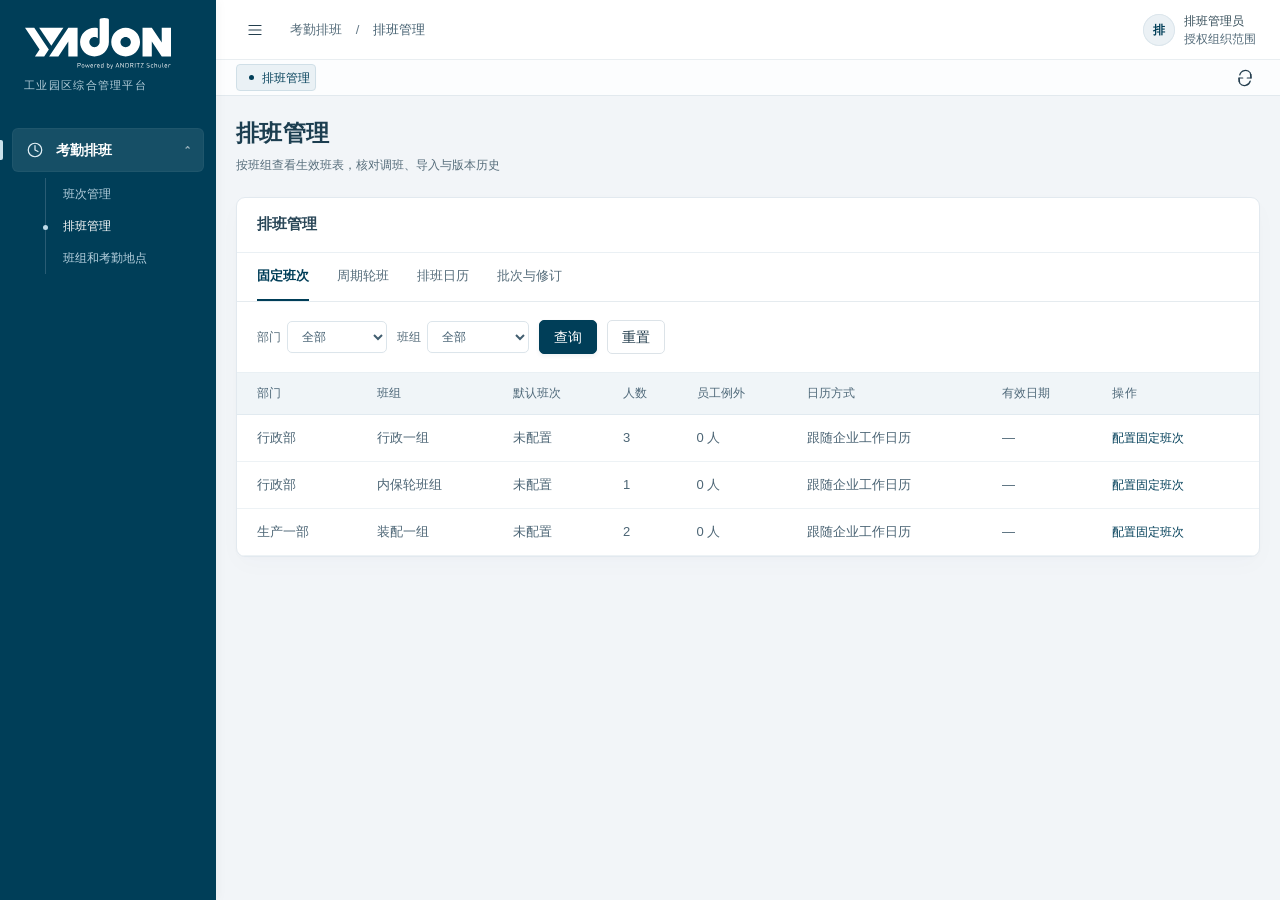
<file: attendance-planning/index.html>
<!doctype html>
<html lang="zh-CN">
<head>
  <meta charset="utf-8">
  <meta name="viewport" content="width=device-width, initial-scale=1">
  <meta name="robots" content="noindex, nofollow">
  <title>扬锻工业园区综合管理平台</title>
  <link rel="stylesheet" href="tokens.css">
  <link rel="stylesheet" href="style.css">
  <link rel="stylesheet" href="theme-v2.css">
  <link rel="stylesheet" href="remediation.css">
  <link rel="stylesheet" href="detail.css">
  <link rel="stylesheet" href="m04.css">
</head>
<body class="detail-pages">
  <div id="app"></div>
  <dialog id="dialog" aria-labelledby="dialog-title"></dialog>
  <script type="module" src="preview.js"></script>
</body>
</html>
</file>
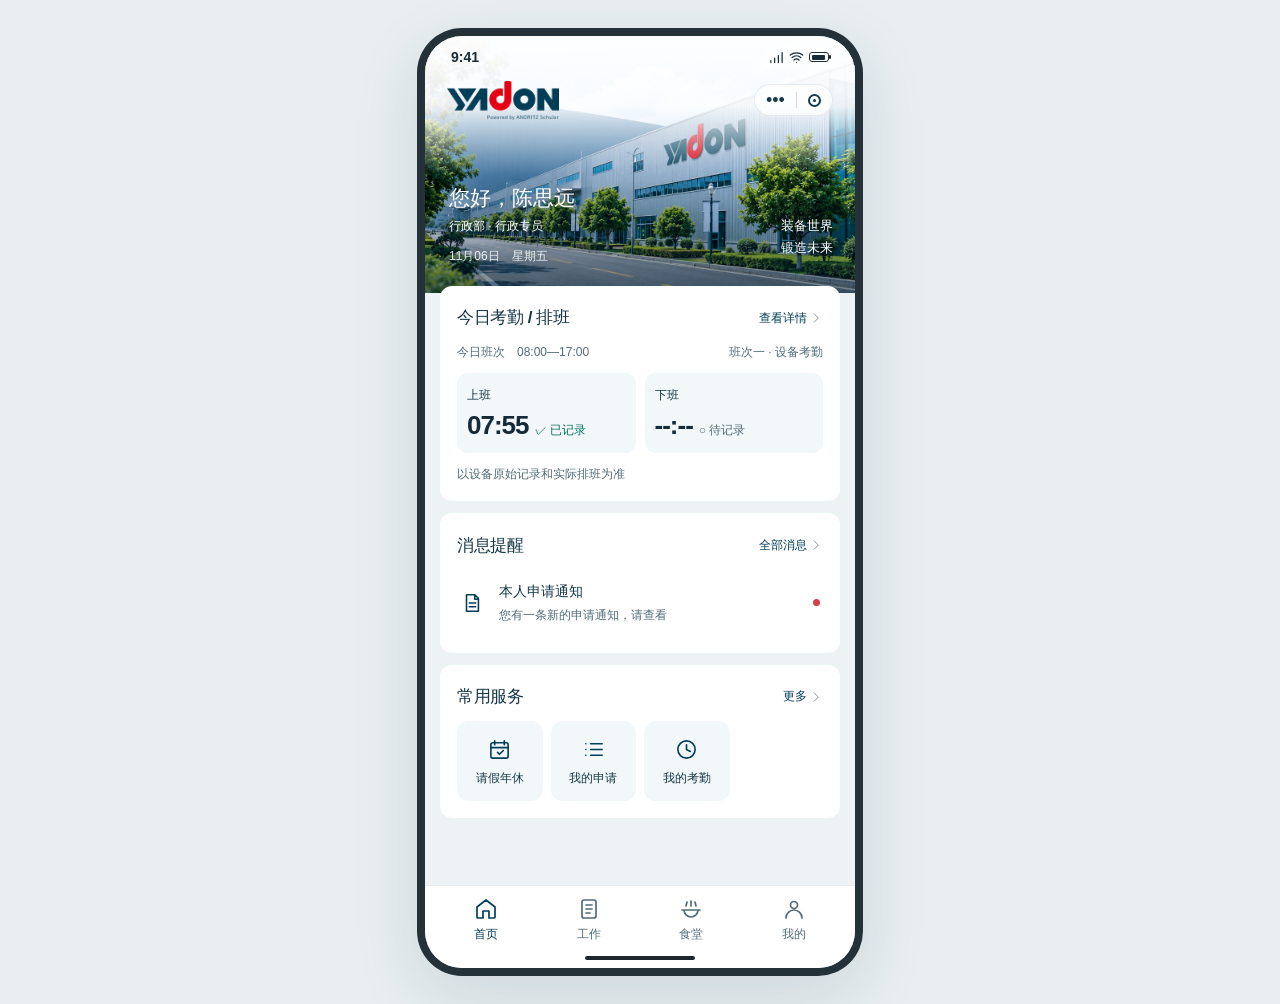
<file: mini-hifi/index.html>
<!doctype html>
<html lang="zh-CN">
<head>
  <meta charset="UTF-8">
  <meta name="viewport" content="width=device-width,initial-scale=1,viewport-fit=cover">
  <meta name="theme-color" content="#003e58">
  <title>YADON · 园区服务</title>
  <link rel="icon" href="assets/yadon-logo-transparent-076b55e94ecc.webp">
<link rel="preload" as="image" href="assets/factory-campus-yadon-KE5ZJ6PK.webp" fetchpriority="high"><link rel="stylesheet" href="theme-O2P2JHUK.css"></head>
<body>
  <main class="stage">
    <div class="device" id="device">
      <div class="viewport" id="viewport">
        <div class="scroll-area" id="scroll-area"><div id="page"></div></div>
        <nav class="tabbar" id="tabbar" aria-label="小程序主导航"></nav>
        <div class="sheet-layer" id="sheet-layer" hidden>
          <button class="scrim" aria-label="关闭弹层" data-close-sheet></button>
          <section class="sheet" role="dialog" aria-modal="true" aria-labelledby="sheet-title" tabindex="-1">
            <div class="sheet-handle"></div>
            <header class="sheet-head"><h2 id="sheet-title"></h2><button class="icon-button" aria-label="关闭" data-close-sheet>×</button></header>
            <div id="sheet-body" class="sheet-body"></div>
          </section>
        </div>
        <div class="toast" id="toast" role="status" hidden></div>
      </div>
    </div>
  </main>
  <script type="module" src="app-ea65cfa46b2e.js"></script>
</body>
</html>
</file>
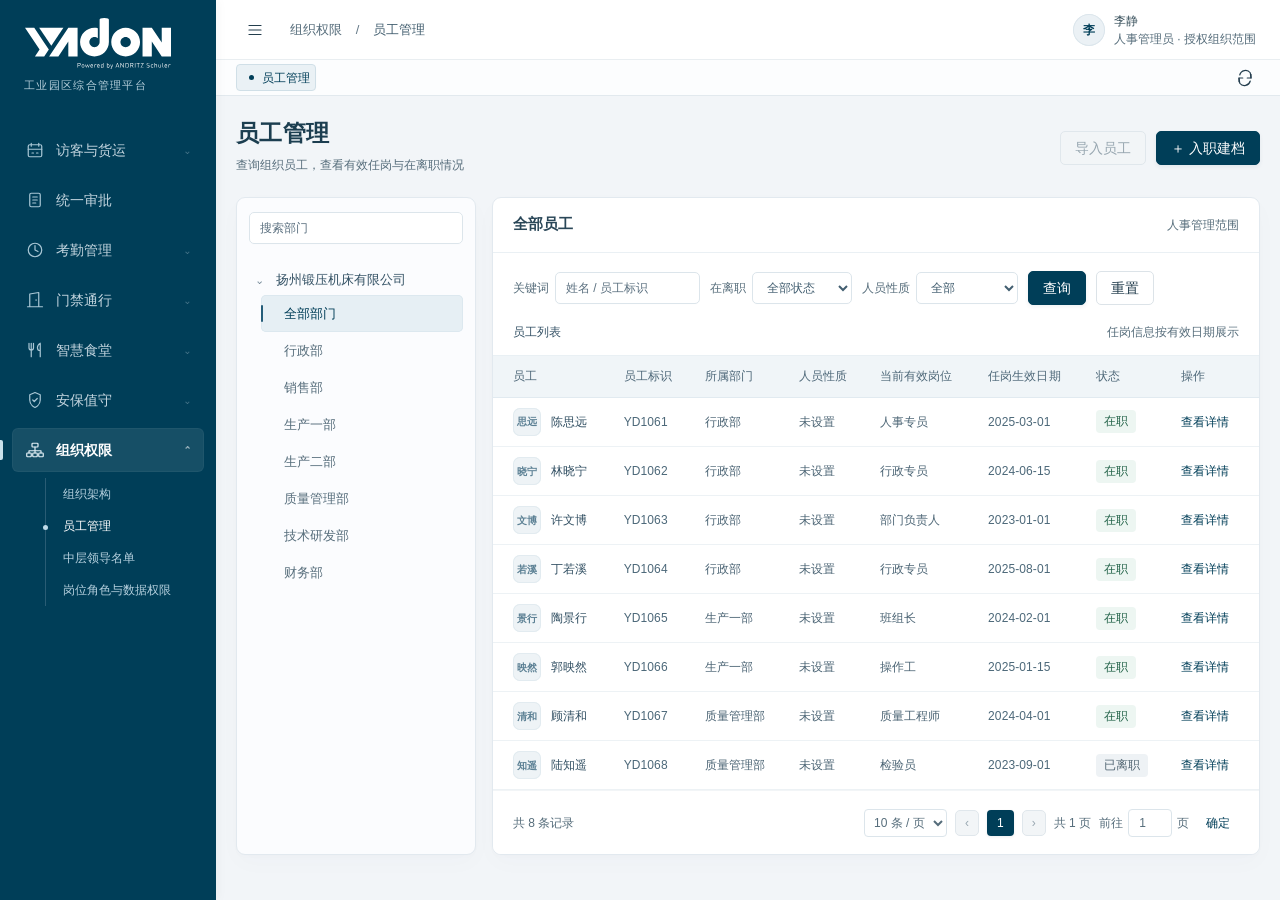
<file: pc-portal/index.html>
<!doctype html><html lang="zh-CN"><meta charset="utf-8"><meta name="robots" content="noindex, nofollow"><meta name="viewport" content="width=device-width,initial-scale=1"><title>扬锻工业园区综合管理平台</title><script type="module" crossorigin src="./assets/index-Bc7m3f5G.js"></script>

<link rel="stylesheet" crossorigin href="./assets/style-B1A-FBG3.css">

<body class="detail-pages"><div id="app"></div><dialog id="dialog" aria-labelledby="dialog-title"></dialog></body></html>
</file>
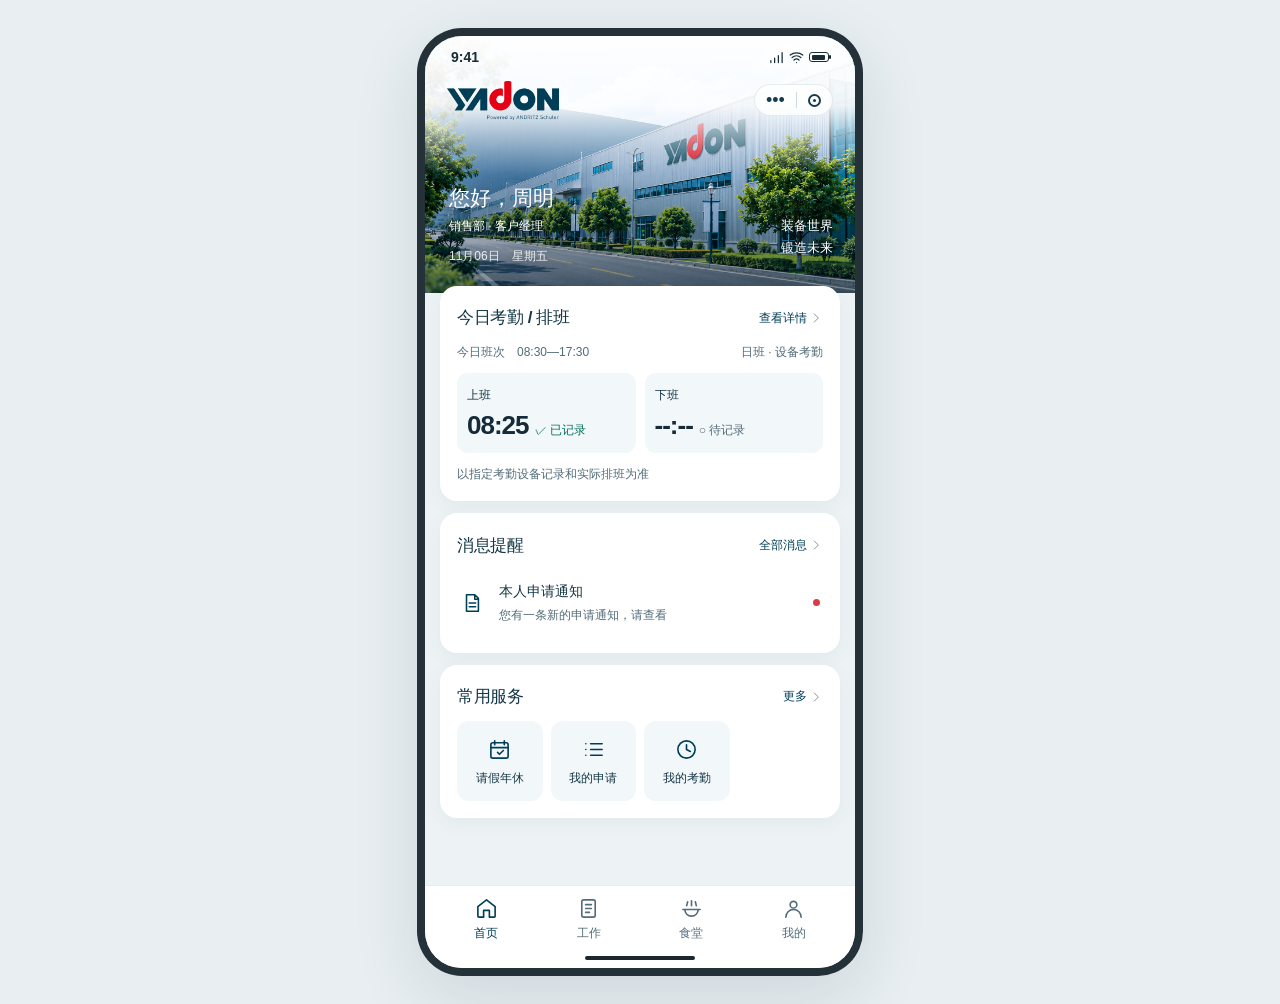
<file: mini-hifi/da56a5e/index.html>
<!doctype html>
<html lang="zh-CN">
<head>
  <meta charset="UTF-8">
  <meta name="viewport" content="width=device-width,initial-scale=1,viewport-fit=cover">
  <meta name="theme-color" content="#003e58">
  <title>YADON · 一期小程序原型</title>
  <link rel="icon" href="assets/yadon-logo-transparent.png">
  <link rel="stylesheet" href="styles.css?v=freeze-audit-1">
  <link rel="stylesheet" href="me.css?v=freeze-audit-1">
  <link rel="stylesheet" href="canteen.css?v=freeze-audit-1">
  <link rel="stylesheet" href="work.css?v=freeze-audit-1">
  <link rel="stylesheet" href="secondary.css?v=freeze-audit-1">
</head>
<body>
  <main class="stage">
    <div class="device" id="device">
      <div class="viewport" id="viewport">
        <div class="scroll-area" id="scroll-area"><div id="page"></div></div>
        <nav class="tabbar" id="tabbar" aria-label="小程序主导航"></nav>
        <div class="sheet-layer" id="sheet-layer" hidden>
          <button class="scrim" aria-label="关闭弹层" data-close-sheet></button>
          <section class="sheet" role="dialog" aria-modal="true" aria-labelledby="sheet-title" tabindex="-1">
            <div class="sheet-handle"></div>
            <header class="sheet-head"><h2 id="sheet-title"></h2><button class="icon-button" aria-label="关闭" data-close-sheet>×</button></header>
            <div id="sheet-body" class="sheet-body"></div>
          </section>
        </div>
        <div class="toast" id="toast" role="status" hidden></div>
      </div>
    </div>
  </main>
  <script type="module" src="app.js?v=freeze-audit-1"></script>
</body>
</html>
</file>
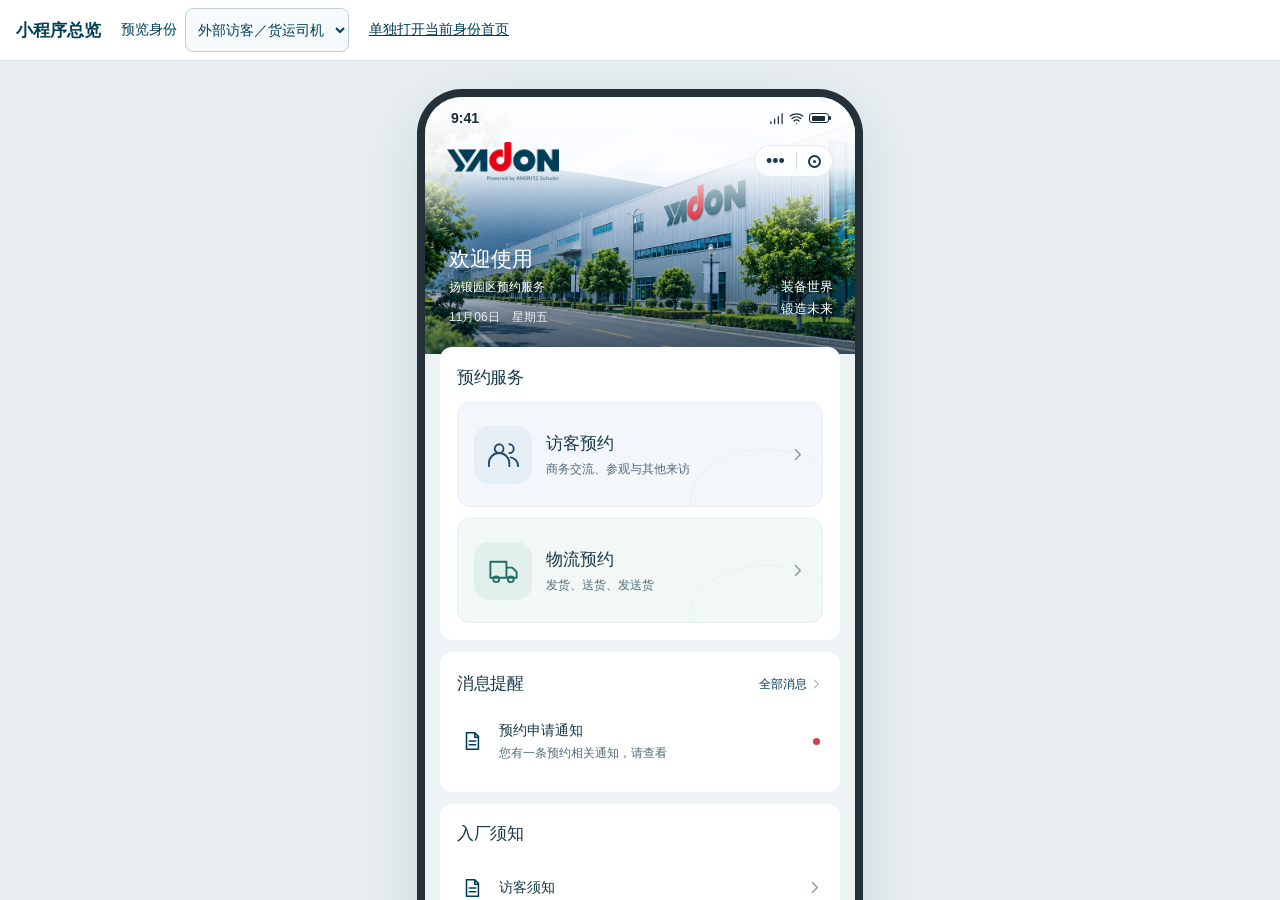
<file: mini-hifi/preview.html>
<!doctype html>
<html lang="zh-CN">
<head>
  <meta charset="utf-8">
  <meta name="viewport" content="width=device-width, initial-scale=1">
  <title>扬锻 · 小程序总览</title>
  <link rel="icon" href="assets/yadon-logo-transparent-076b55e94ecc.webp">
  <style>
    * { box-sizing: border-box; }
    body { margin: 0; height: 100dvh; display: flex; flex-direction: column; color: #003e58; background: #edf3f5; font: 14px system-ui, sans-serif; }
    header { display: flex; flex-wrap: wrap; align-items: center; gap: 8px 20px; padding: 8px 16px; background: white; border-bottom: 1px solid #d5e2e7; }
    h1 { margin: 0; font-size: 17px; }
    label { display: flex; align-items: center; gap: 8px; }
    select, a { min-height: 44px; color: inherit; font: inherit; }
    select { padding: 0 8px; border: 1px solid #bdd0d8; border-radius: 8px; background: #f7fafb; }
    a { display: inline-flex; align-items: center; }
    iframe { width: 100%; flex: 1; min-height: 0; border: 0; }
  </style>
</head>
<body>
  <header>
    <h1>小程序总览</h1>
    <label>预览身份
      <select id="role">
        <option value="external">外部访客／货运司机</option>
        <option value="employee">员工</option>
        <option value="approver">审批人</option>
        <option value="guard">当班安保</option>
        <option value="hybrid">审批人兼安保</option>
        <option value="offDuty">非当班安保</option>
        <option value="exempt">免打卡员工</option>
        <option value="noSchedule">无排班员工</option>
      </select>
    </label>
    <a id="standalone" target="_blank" rel="noopener">单独打开当前身份首页</a>
  </header>
  <iframe id="preview" title="小程序预览"></iframe>
  <script>
    const selector = document.querySelector('#role');
    const preview = document.querySelector('#preview');
    const standalone = document.querySelector('#standalone');
    const url = new URL(location.href);
    const selected = url.searchParams.get('role');
    if ([...selector.options].some(option => option.value === selected)) selector.value = selected;

    function showRole() {
      const role = selector.value;
      const external = role === 'external';
      const path = external ? '/mini/external/booking' : '/mini/home';
      const target = 'index.html?v=freeze-audit-1&actor=' + (external ? 'employee' : role) + '#' + path;
      preview.src = target;
      standalone.href = target;
      url.searchParams.set('role', role);
      history.replaceState(null, '', url);
    }

    selector.addEventListener('change', showRole);
    showRole();
  </script>
</body>
</html>
</file>
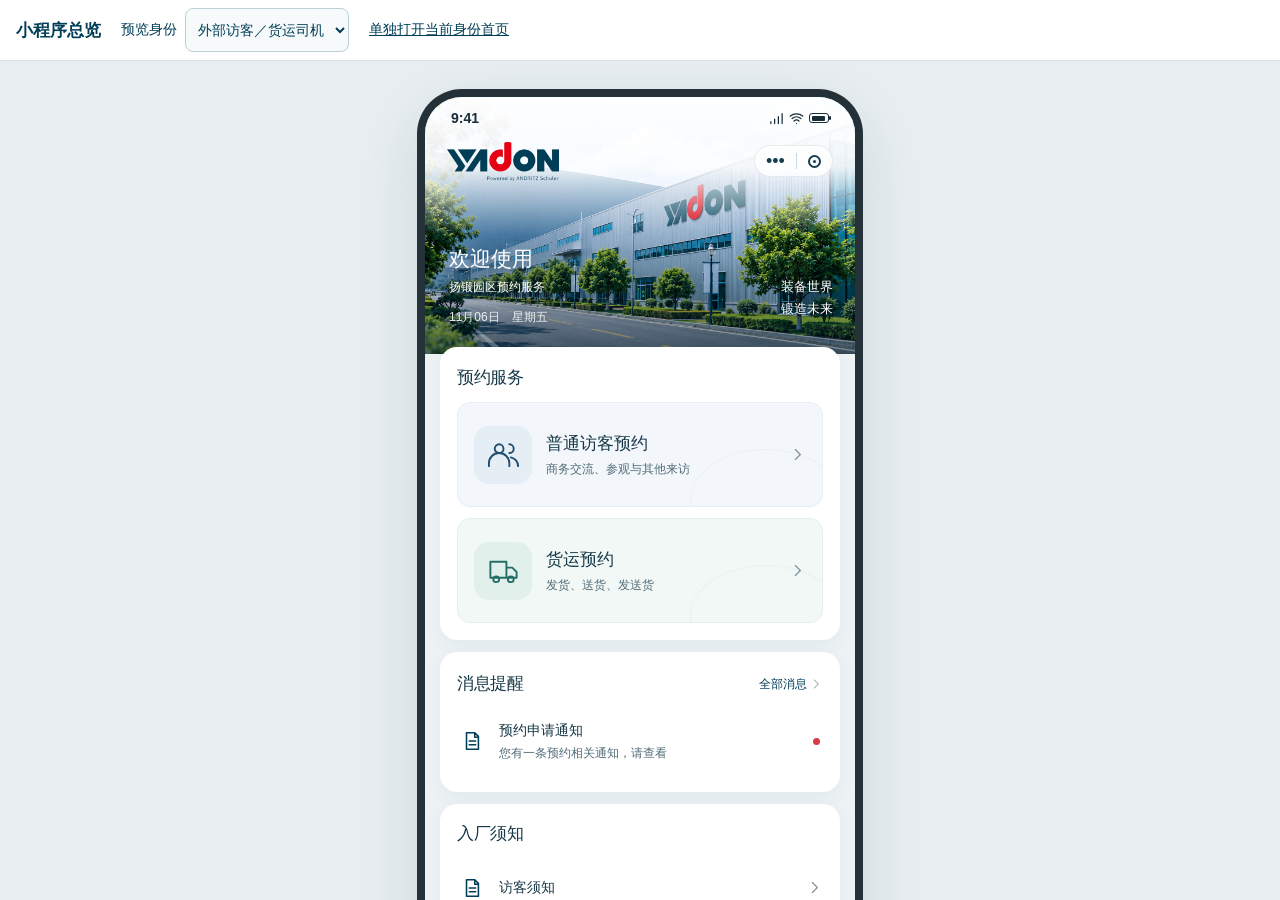
<file: mini-hifi/da56a5e/preview.html>
<!doctype html>
<html lang="zh-CN">
<head>
  <meta charset="utf-8">
  <meta name="viewport" content="width=device-width, initial-scale=1">
  <title>扬锻 · 小程序总览</title>
  <link rel="icon" href="assets/yadon-logo-transparent.png">
  <style>
    * { box-sizing: border-box; }
    body { margin: 0; height: 100dvh; display: flex; flex-direction: column; color: #003e58; background: #edf3f5; font: 14px system-ui, sans-serif; }
    header { display: flex; flex-wrap: wrap; align-items: center; gap: 8px 20px; padding: 8px 16px; background: white; border-bottom: 1px solid #d5e2e7; }
    h1 { margin: 0; font-size: 17px; }
    label { display: flex; align-items: center; gap: 8px; }
    select, a { min-height: 44px; color: inherit; font: inherit; }
    select { padding: 0 8px; border: 1px solid #bdd0d8; border-radius: 8px; background: #f7fafb; }
    a { display: inline-flex; align-items: center; }
    iframe { width: 100%; flex: 1; min-height: 0; border: 0; }
  </style>
</head>
<body>
  <header>
    <h1>小程序总览</h1>
    <label>预览身份
      <select id="role">
        <option value="external">外部访客／货运司机</option>
        <option value="employee">员工</option>
        <option value="approver">审批人</option>
        <option value="guard">当班安保</option>
        <option value="hybrid">审批人兼安保</option>
        <option value="offDuty">非当班安保</option>
        <option value="exempt">免打卡员工</option>
        <option value="noSchedule">无排班员工</option>
      </select>
    </label>
    <a id="standalone" target="_blank" rel="noopener">单独打开当前身份首页</a>
  </header>
  <iframe id="preview" title="小程序预览"></iframe>
  <script>
    const selector = document.querySelector('#role');
    const preview = document.querySelector('#preview');
    const standalone = document.querySelector('#standalone');
    const url = new URL(location.href);
    const selected = url.searchParams.get('role');
    if ([...selector.options].some(option => option.value === selected)) selector.value = selected;

    function showRole() {
      const role = selector.value;
      const external = role === 'external';
      const path = external ? '/mini/external/booking' : '/mini/home';
      const target = 'index.html?v=freeze-audit-1&actor=' + (external ? 'employee' : role) + '#' + path;
      preview.src = target;
      standalone.href = target;
      url.searchParams.set('role', role);
      history.replaceState(null, '', url);
    }

    selector.addEventListener('change', showRole);
    showRole();
  </script>
</body>
</html>
</file>
<file: attendance-planning/tokens.css>
/* PC-DS-V1 internal foundation; semantics increment awaiting independent review. */
:root {
  /* 基础色 */
  --palette-brand-900: #003e58;
  --palette-brand-800: #16546e;
  --palette-ink: #233d4d;
  --palette-white: white;
  --palette-canvas: #f2f5f8;
  --palette-line: #e5ebef;
  --palette-selection: #eaf1f5;
  /* 语义角色：成功表示已明确完成的正向结果；信息不表示批准 */
  --color-brand: var(--palette-brand-900);
  --color-brand-hover: var(--palette-brand-800);
  --color-text-primary: var(--palette-ink);
  --color-surface: var(--palette-white);
  --color-canvas: var(--palette-canvas);
  --color-line: var(--palette-line);
  --color-focus: var(--color-brand);
  --color-icon-focus-dark: #cae7f4;
  --color-text-placeholder: #5c7180;
  --color-text-on-brand: white;
  --text-secondary: #566d7b;
  --text-label: #5a6e7b;
  --text-metadata: #4c6879;
  --status-success-text: #236349;
  --status-warning-text: #805511;
  --status-neutral-text: #526673;
  --status-success-bg: #edf6f2;
  --status-warning-bg: #fcf4e6;
  --status-neutral-bg: #eef2f5;
  --status-info-bg: #edf3f7;
  --status-info-text: #46667a;
  --status-error-bg: #faeae8;
  --status-error-text: #9b3832;
  --status-success-border: transparent;
  --status-warning-border: transparent;
  --status-info-border: transparent;
  --status-neutral-border: transparent;
  --status-error-border: #edcfcb;
  /* 组件角色：选中行背景供新获授权列表使用，现有列表不新增选中行为 */
  --button-primary-bg: var(--color-brand);
  --button-primary-hover: var(--color-brand-hover);
  --button-primary-text: var(--color-text-on-brand);
  --button-secondary-bg: var(--color-surface);
  --button-secondary-text: var(--color-text-primary);
  --button-secondary-border: #dce3e8;
  --button-danger-border: #d8b9b7;
  --button-danger-text: #9e3d37;
  --button-danger-hover-border: #a34a43;
  --button-danger-hover-text: #872e29;
  --button-danger-hover-bg: #fff5f3;
  --button-disabled-bg: #f2f5f7;
  --button-disabled-border: #e0e7ec;
  --button-disabled-text: #97a6b0;
  --button-primary-disabled-bg: #9aafb8;
  --button-primary-disabled-text: #fff;
  --table-heading-text: #4e6879;
  --table-heading-bg: #f0f5f8;
  --table-row-text: #4c6575;
  --table-row-hover: #f3f8fb;
  --table-row-selected: var(--palette-selection);
  --visited-active-bg: var(--palette-selection);
  --nav-active-bg: #ffffff16;
  --nav-active-text: #fff;
  --tab-active-text: var(--color-brand);
  --tab-active-border: var(--color-brand);
  --link-text: var(--color-brand);
  --link-hover-text: #2c718d;
  --form-error-text: #a2342e;
  --form-hint-text: var(--text-secondary);
  --form-label-text: var(--text-label);
  --form-focus: var(--color-focus);
  --button-focus: #6898af;
  --badge-info-text: var(--status-info-text);
  /* 文字层级 */
  --type-page-title: 23px;
  --type-default-title: 22px;
  --type-detail-title: 21px;
  --type-card-title: 15px;
  --type-section-title: 14px;
  --type-body: 14px;
  --type-table: 13px;
  --type-meta: 12px;
  --type-tab: var(--type-table);
  --type-badge: var(--type-meta);
  --type-form-label: var(--type-table);
  --type-error: var(--type-table);
  --type-empty: var(--type-table);
  --type-table-head: var(--type-meta);
  --type-button: var(--type-body);
  --weight-regular: 400;
  --weight-medium: 500;
  --weight-semibold: 600;
  --line-body: 1.5;
  --line-detail: 1.7;
  --line-badge: 17px;
  --line-badge-compact: 16px;
  /* 原有尺寸与兼容别名 */
  --brand: var(--color-brand);
  --brand-hover: var(--color-brand-hover);
  --ink: var(--color-text-primary);
  --muted: #788b97;
  --line: var(--color-line);
  --bg: var(--color-canvas);
  --soft: #edf4f6;
  --success: #248365;
  --warning: #b17a2f;
  --danger: #bd5054;
  --radius: 9px;
  --focus-ring: var(--color-focus);
  --surface: var(--color-surface);
  --control-border: var(--button-secondary-border);
  --filter-border: #dce4e9;
  --button-radius: 5px;
  --font-body: var(--type-body);
  --font-meta: var(--type-meta);
  --font-table: var(--type-table);
  --font-stack: "PingFang SC","Microsoft YaHei",sans-serif;
  --sidebar-width: 216px;
  --sidebar-collapsed: 64px;
  --topbar-height: 60px;
  --visited-height: 36px;
  --filter-height: 32px;
  --button-line: 20px;
  --page-inline: 24px;
  --page-inline-compact: 20px;
  --space-12: 12px;
  --space-16: 16px;
  --space-20: 20px;
  --card-border: #e2e9ef;
  --card-shadow: 0 2px 5px #16374d03,0 8px 24px #16374d05;
  --dialog-shadow: 0 24px 90px #143d5833;
  --dialog-radius: 10px;
  --dialog-width: 680px;
  --drawer-width: 640px;
  --dialog-backdrop: #132e3f55;
}
</file>
<file: attendance-planning/style.css>
*{box-sizing:border-box}body{margin:0;font:var(--type-body)/var(--line-body) var(--font-stack);color:var(--ink);background:var(--bg)}button,input,select,textarea{font:inherit}button,a,input,select,textarea{outline-offset:3px}button:focus-visible,a:focus-visible{outline:2px solid #4386a1}button{cursor:pointer;border:1px solid var(--control-border);background:var(--button-secondary-bg);color:var(--button-secondary-text);border-radius:4px;padding:6px 14px;line-height:var(--button-line);white-space:nowrap}button:hover{border-color:#88a9b8;background:#f1f6f8;color:var(--brand)}button:active{transform:translateY(1px)}button:disabled{color:#a7b0b7;background:#f6f8f9;border-color:#e7ecef;cursor:default;transform:none}.primary{background:var(--button-primary-bg);border-color:var(--button-primary-bg);color:var(--button-primary-text)}.primary:hover{background:var(--button-primary-hover);border-color:var(--button-primary-hover);color:var(--button-primary-text)}.primary:disabled{background:var(--button-primary-disabled-bg);border-color:var(--button-primary-disabled-bg);color:var(--button-primary-disabled-text)}.text{border:0;background:transparent;color:var(--link-text);padding:4px 0}.text:hover{background:none;color:var(--link-hover-text)}.danger{color:var(--danger)}a{color:inherit;text-decoration:none}.sidebar{position:fixed;inset:0 auto 0 0;width:var(--sidebar-width);background:#fff;border-right:1px solid var(--line);display:flex;flex-direction:column;z-index:10}.brand{height:98px;padding:18px 24px 14px;border-bottom:1px solid var(--line)}.brand img{width:148px;height:51px;object-fit:contain}.platform{font-size:11px;letter-spacing:2px;color:#82919b;margin-top:2px}.nav{padding:20px 12px;flex:1}.nav-label{font-size:11px;color:#98a4ad;padding:0 14px 10px;letter-spacing:1px}.nav-item{display:flex;align-items:center;gap:12px;height:45px;padding:0 14px;margin:4px 0;border-radius:5px;color:#536573;border:none;width:100%;text-align:left;background:transparent;font-size:14px}.nav-item:hover{background:#f3f6f8;color:var(--brand)}.nav-item.active{background:var(--brand);color:#fff;font-weight:var(--weight-semibold)}.nav-item:disabled{background:transparent;color:#71818c;border:0;opacity:1}.nav-item svg{width:18px;height:18px;flex-shrink:0}.nav-item .arrow{margin-left:auto;font-size:var(--font-meta);opacity:.65}.subnav{margin:5px 0 12px 33px;border-left:1px solid #dce5e9;padding-left:14px}.subnav div{padding:7px 0;font-size:var(--font-table);color:#7b8992}.subnav .current{color:var(--brand);font-weight:var(--weight-semibold)}.side-bottom{margin:12px 20px 20px;padding-top:14px;border-top:1px solid var(--line);font-size:11px;color:#8c9ba5}.main{margin-left:var(--sidebar-width);height:100vh;display:flex;flex-direction:column}.topbar{height:var(--topbar-height);flex-shrink:0;background:var(--surface);border-bottom:1px solid var(--line);display:flex;align-items:center;padding:0 24px;gap:20px}.icon-btn{border:0;background:transparent;padding:6px;display:inline-flex;align-items:center;gap:6px}.icon-btn svg{width:18px;height:18px}.breadcrumb{font-size:var(--font-table);color:#8a98a2}.breadcrumb b{font-weight:var(--weight-regular);color:#405763}.top-right{margin-left:auto;display:flex;align-items:center;gap:18px;color:#71828d;font-size:var(--font-meta)}.sep{height:24px;width:1px;background:var(--line)}.avatar{width:32px;height:32px;border-radius:50%;background:#e5eff3;display:inline-flex;align-items:center;justify-content:center;color:var(--brand);font-weight:var(--weight-semibold);font-size:var(--font-meta)}.user{display:flex;align-items:center;gap:9px;color:#304955}.user small{display:block;font-size:10px;color:#8c99a2}.tabs{height:var(--visited-height);background:var(--surface);display:flex;align-items:center;gap:6px;padding:0 20px;border-bottom:1px solid var(--line);flex-shrink:0}.viewtab{font-size:var(--font-meta);padding:3px 12px;border:1px solid var(--line);border-radius:3px;color:#7e8c96;display:flex;gap:16px;align-items:center}.viewtab.selected{background:#edf4f7;border-color:#b6cbd5;color:var(--brand)}.viewtab.selected:before{content:"";width:5px;height:5px;border-radius:50%;background:var(--brand);margin-right:-9px}.viewtab span{color:#91a0aa}.content{flex:1;min-height:0;overflow:auto;padding:var(--space-20) var(--page-inline) 18px}.page-head{display:flex;align-items:center;justify-content:space-between;margin-bottom:17px;gap:12px}h1{font-size:var(--type-default-title);font-weight:var(--weight-semibold);margin:0;letter-spacing:.3px}h2{font-size:var(--type-card-title);font-weight:var(--weight-semibold);margin:0}h3{font-size:var(--type-section-title);margin:0;font-weight:var(--weight-semibold)}p{margin:6px 0}.muted{color:var(--muted)}.tiny{font-size:var(--font-meta)}.actions{display:flex;align-items:center;gap:10px}.card{border:1px solid var(--line);border-radius:var(--radius);background:var(--surface);overflow:hidden}.card-head{height:55px;display:flex;align-items:center;justify-content:space-between;padding:0 20px;border-bottom:1px solid #edf1f3;gap:14px}.card-body{padding:20px}.badge{display:inline-flex;align-items:center;gap:5px;background:var(--status-info-bg);color:#547385;font-size:var(--font-meta);padding:3px 9px;border-radius:4px;line-height:18px;white-space:nowrap}.badge.green{background:#edf7f2;color:var(--success)}.badge.amber{background:#fcf5e8;color:var(--warning)}.badge.grey{background:#f0f3f5;color:#8a969f}.badge.red{background:#fcf0f0;color:var(--danger)}.badge.dot:before{content:"";height:5px;width:5px;border-radius:50%;background:currentColor}.biz-tabs{display:flex;gap:28px;height:49px;padding:0 20px;align-items:stretch;border-bottom:1px solid var(--line)}.biz-tabs button{border:none;border-bottom:2px solid transparent;border-radius:0;padding:0;background:none;font-size:14px;color:#7b8a94}.biz-tabs .active{color:var(--tab-active-text);border-bottom-color:var(--tab-active-border);font-weight:var(--weight-semibold)}.biz-tabs em{font-style:normal;font-size:11px;background:#edf2f5;border-radius:8px;padding:0 6px;margin-left:5px}.filters{display:flex;align-items:center;gap:var(--space-12);padding:18px 20px;flex-wrap:wrap}.field{display:flex;align-items:center;gap:9px;font-size:var(--font-meta);color:#667d8b}.field input,.field select{height:var(--filter-height);border:1px solid var(--filter-border);border-radius:4px;background:var(--surface);color:#536a78;padding:0 10px;min-width:120px}.field input{width:165px}.field input::placeholder{color:#a2adb5}.field select{min-width:112px}.field input:focus,.field select:focus,textarea:focus{outline:1px solid #6b9aaf;border-color:#6b9aaf}.list-toolbar{display:flex;align-items:center;justify-content:space-between;padding:0 20px 14px;font-size:var(--font-meta)}.list-toolbar strong{font-size:14px;font-weight:var(--weight-semibold)}.table-wrap{overflow:auto;min-width:0}table{width:100%;border-collapse:collapse;table-layout:auto;text-align:left;font-size:var(--font-table);white-space:nowrap}th{background:#f7f9fa;color:#7b8d98;font-size:var(--font-meta);font-weight:var(--weight-medium);height:42px;padding:0 16px;border-bottom:1px solid var(--line)}td{height:47px;padding:0 16px;border-bottom:1px solid #eff2f4;color:#506775}tbody tr:hover{background:#f8fbfc}td:first-child,th:first-child{padding-left:20px}td:last-child,th:last-child{padding-right:20px}td .text{font-size:var(--font-meta)}.mono{font-variant-numeric:tabular-nums;color:#526e7e;font-size:var(--font-meta)}.pagination{height:64px;display:flex;align-items:center;justify-content:flex-end;gap:10px;padding:0 20px;color:#82939e;font-size:var(--font-meta)}.pagination .count{margin-right:auto}.pagination button{padding:2px 9px;font-size:var(--font-meta);border-color:transparent}.pagination .current{background:var(--brand);color:white}.table-card{min-height:0}.list-caption{font-size:var(--font-meta);color:#94a0a8;margin-top:12px}.detail-summary{display:flex;align-items:center;justify-content:space-between;padding:20px 22px;margin-bottom:16px}.doc-icon{height:48px;width:48px;display:grid;place-items:center;background:#edf4f7;color:var(--brand);border-radius:8px}.doc-icon svg{width:26px;height:26px}.summary-title{display:flex;align-items:center;gap:16px}.summary-title h1{font-size:20px}.summary-title p{font-size:var(--font-meta);color:#94a0a8;margin-top:6px}.detail-grid{display:grid;grid-template-columns:minmax(0,1fr) 320px;gap:16px}.detail-main{min-width:0}.detail-main .card+.card{margin-top:16px}.kv{display:grid;grid-template-columns:repeat(2,minmax(0,1fr));gap:20px 28px}.kv div>span{font-size:var(--font-meta);color:#94a0a8;display:block;margin-bottom:6px}.kv div>b{font-size:14px;font-weight:var(--weight-regular)}.reason{font-size:var(--font-table);line-height:1.8;color:#5a707e;margin-top:18px;padding-top:16px;border-top:1px solid #edf1f3}.reason span{color:#94a0a8;font-size:var(--font-meta);display:block;margin-bottom:5px}.timeline{padding:22px}.step{position:relative;padding:0 0 26px 30px;border-left:1px solid #dbe5ea;margin-left:5px}.step:before{content:'✓';position:absolute;left:-10px;top:0;width:18px;height:18px;background:#eaf5ef;border:3px solid white;border-radius:50%;font-size:10px;display:grid;place-items:center;color:var(--success)}.step.current:before{content:'';background:var(--brand);box-shadow:0 0 0 3px #e7f0f4;width:14px;height:14px;left:-8px;top:3px}.step.future:before{content:'';background:#d9e3e8;width:12px;height:12px;left:-7px;top:4px}.step:last-child{border:0;padding-bottom:0}.step b{font-weight:var(--weight-medium);font-size:var(--font-table)}.step p{font-size:var(--font-meta);color:#7f909b;margin-top:5px}.step small{color:#a3aeb5;font-size:11px}.callout{padding:12px 14px;border:1px solid #e5edf1;background:#f7fafb;border-radius:4px;font-size:var(--font-meta);color:#7c909c;margin-top:18px;line-height:1.8}.approval-note{padding:16px 20px}.approval-note label{font-size:var(--font-meta);display:block;margin-bottom:8px;color:#7b909c}textarea{width:100%;resize:none;height:70px;padding:10px 12px;border:1px solid var(--filter-border);border-radius:4px;font-size:var(--font-table)}textarea::placeholder{color:#a1adb6}.actionbar{flex-shrink:0;height:65px;background:var(--surface);border-top:1px solid var(--line);display:flex;align-items:center;justify-content:space-between;padding:0 24px;font-size:var(--font-meta);color:#8b9aa3}.org-grid{display:grid;grid-template-columns:248px minmax(0,1fr);gap:16px}.tree{padding:14px 12px;min-height:550px}.tree input{border:1px solid var(--filter-border);border-radius:4px;height:32px;width:100%;padding:0 10px;font-size:var(--font-meta);margin-bottom:20px}.tree-title{font-size:var(--font-table);padding:6px 7px;font-weight:var(--weight-medium)}.tree-node{margin-left:12px;padding:9px 10px;font-size:var(--font-table);color:#6e828e;display:flex;justify-content:space-between;cursor:pointer;border-radius:4px}.tree-node.active{background:#eaf2f6;color:var(--brand);font-weight:var(--weight-medium)}.tree-node small{color:#9aa8b0;font-size:11px}.tree-sub{margin-left:29px;color:#99a6ae;font-size:var(--font-meta);padding:7px 0}.person-cell{display:flex;gap:10px;align-items:center}.person-cell .avatar{width:28px;height:28px;font-size:10px;background:#eef3f5;color:#78909d}.org-meta{display:flex;gap:20px;margin:0 20px 18px;padding:13px 16px;background:#f8fafb;border-radius:4px;font-size:var(--font-meta);color:#7c8f9a}.org-meta b{color:#405e70;font-weight:var(--weight-semibold);margin-left:6px}.footnote{font-size:10px;color:#aab5bc;text-align:center;margin-top:15px}.collapsed .sidebar{width:var(--sidebar-collapsed)}.collapsed .brand{padding:18px 9px}.collapsed .brand img{width:46px}.collapsed .platform,.collapsed .nav-label,.collapsed .nav-item>span,.collapsed .subnav,.collapsed .side-bottom{display:none}.collapsed .nav{padding:20px 8px}.collapsed .nav-item{padding:0 14px}.collapsed .main{margin-left:var(--sidebar-collapsed)}dialog{padding:0;border:1px solid var(--line);border-radius:9px;box-shadow:0 20px 70px #193c5630;color:var(--ink);width:490px}dialog::backdrop{background:var(--dialog-backdrop)}dialog .modal-head{padding:20px 24px;border-bottom:1px solid var(--line);display:flex;justify-content:space-between;align-items:center}dialog .modal-body{padding:22px 24px}dialog .modal-foot{padding:16px 24px;background:#f8fafb;border-top:1px solid var(--line);display:flex;gap:12px;justify-content:flex-end}dialog .modal-body p{line-height:1.9;font-size:var(--font-table)}dialog .kv{gap:18px}.empty{text-align:center;padding:90px;color:#9aa8b1}#toast{position:fixed;top:110px;left:55%;transform:translateX(-50%);background:#f0f8f4;color:#267d5e;border:1px solid #d5e9dd;border-radius:6px;padding:12px 22px;z-index:50;box-shadow:0 8px 25px #003e5810}@media(max-height:800px){.content{padding-top:16px}.hero{height:104px}.stat{min-height:78px;padding:12px 18px}.stats{margin:12px 0}.tasks-panel{height:277px}.card-head{height:48px}.quick{margin-top:12px}.quick-grid{padding:11px 10px}.page-head{margin-bottom:14px}.tree{min-height:510px}.kv{gap:16px 24px}.card-body{padding:18px 20px}.detail-summary{padding:16px 20px;margin-bottom:12px}.detail-main .card+.card{margin-top:12px}.timeline{padding:20px}.step{padding-bottom:23px}}@media(max-width:1390px){.detail-grid{grid-template-columns:minmax(0,1fr) 300px}.field{gap:6px}.filters{gap:10px}.field input{width:145px}.field select{min-width:100px}.org-grid{grid-template-columns:240px minmax(0,1fr)}.home-grid{grid-template-columns:minmax(0,1fr) 290px}.top-right{gap:12px}.content{padding-left:var(--page-inline-compact);padding-right:var(--page-inline-compact)}td,th{padding-left:12px;padding-right:12px}.org-meta{gap:12px}}
.staff-avatar{width:56px;height:56px;display:grid;place-items:center;border-radius:10px;background:#e9f1f5;color:var(--brand);font-size:22px;font-weight:var(--weight-medium)}.profile-grid{display:grid;grid-template-columns:minmax(0,1fr) 306px;min-height:420px}.profile-side{border-left:1px solid var(--line);padding:24px;background:#fbfcfd}.profile-side .timeline{padding:26px 0 12px}.section-title{font-size:14px;font-weight:var(--weight-semibold);margin:24px 20px 0;padding-left:10px;border-left:3px solid var(--brand)}.profile-side .callout{background:#f1f5f7;border:0}.org-grid table{font-size:var(--font-meta)}.org-grid td{height:49px}.tree-node[hidden]{display:none}
@media(max-height:800px){.org-grid td,td{height:40px}.card-head{height:44px}.filters{padding-top:14px;padding-bottom:14px}.list-toolbar{padding-bottom:12px}.pagination{height:52px}.tree{min-height:490px}}
</file>
<file: attendance-planning/theme-v2.css>
/* PC visual candidate v2 — user supplied Industrial Enterprise UI prompt, 2026-11-06. */
body{-webkit-font-smoothing:antialiased;text-rendering:optimizeLegibility}
.sidebar{background:var(--brand);border-right:0;box-shadow:2px 0 10px #13394b0a;isolation:isolate}
.brand{background:#fff;border-bottom:1px solid #e2e9ed;padding-left:24px;box-shadow:0 4px 16px #00223612}
.brand img{width:148px}.platform{color:#6b8390;font-size:11px;letter-spacing:1.3px}
.nav{padding-top:24px}.nav-label{color:#82a8ba;font-size:10px;letter-spacing:1.6px;padding-bottom:12px}
.nav-item{color:#c3d5df;border-radius:6px;margin:6px 0;height:44px;font-weight:var(--weight-regular);position:relative}
.nav-item svg{color:#a9c7d5}.nav-item:hover{background:#ffffff10;color:#fff}
.nav-item:disabled{color:#b5cbd6;background:transparent}.nav-item:disabled svg{color:#91b3c4}
.nav-item.active{background:var(--nav-active-bg);color:var(--nav-active-text);box-shadow:inset 0 0 0 1px #ffffff0a}
.nav-item.active:before{content:"";position:absolute;left:-12px;top:12px;bottom:12px;width:3px;background:#c8e1ec;border-radius:0 2px 2px 0}
.nav-item.active svg{color:#e4f1f7}.nav-item .arrow{opacity:.55}
.subnav{border-left:1px solid #7294a75c;padding-left:17px;margin-left:33px}
.subnav div{color:#97b5c5;font-size:var(--font-meta)}.subnav .current{color:#fff;font-weight:var(--weight-medium);position:relative}
.subnav .current:before{content:"";position:absolute;left:-20px;top:15px;width:5px;height:5px;border-radius:50%;background:#bfdbe9}
.topbar{box-shadow:0 1px 5px #203f5103;border-bottom:1px solid #e9eef1}.topbar .avatar{background:#ebf1f5;box-shadow:inset 0 0 0 1px #dce6ec}
.user small{font-size:10px;color:#81949f}.breadcrumb{color:#80939f}.breadcrumb b{color:#425e6f}
.tabs{background:#fcfdfe;border-bottom:1px solid #e2e9ee}.viewtab{border-color:transparent;background:transparent;border-radius:4px;height:26px;color:#8295a1;gap:13px}
.viewtab.selected{background:var(--visited-active-bg);border-color:#d0dfe7;color:var(--brand);box-shadow:0 1px 2px #18465d04}
.content{background:var(--bg)}.page-head{position:relative}.page-head h1{font-size:var(--type-page-title);font-weight:var(--weight-semibold);letter-spacing:.4px;color:#1c3e50}.page-head p{color:#84949e;font-size:var(--font-meta);margin-top:5px}
.card{border-color:var(--card-border);box-shadow:var(--card-shadow);border-radius:var(--radius)}
.card-head{border-bottom-color:#eaf0f4}.card-head h2{font-size:var(--type-card-title);color:#2a4758;letter-spacing:.1px}
button{border-radius:var(--button-radius);transition:background-color .15s,border-color .15s,box-shadow .15s}
.primary{box-shadow:0 2px 4px #003e5812}.primary:hover{box-shadow:0 3px 8px #003e5820}.primary:active{box-shadow:none}
button:focus-visible{outline:2px solid var(--button-focus);outline-offset:3px}
button:disabled{background:var(--button-disabled-bg);border-color:var(--button-disabled-border);color:var(--button-disabled-text);box-shadow:none}
.nav-item:disabled{border-color:transparent;box-shadow:none}
.field input,.field select,.tree input{background:#fff;border-color:#dce5eb;border-radius:5px;color:#425e70;box-shadow:0 1px 2px #23465b02}
.field input:hover,.field select:hover,.tree input:hover{border-color:#a3bdcb}.field input:focus,.field select:focus,.tree input:focus{outline:2px solid #7fa8bd30;outline-offset:0;border-color:#749db2}
.tree{background:#fbfcfe}.tree-title{color:#345265}.tree-node{color:#6d8493;position:relative;border-radius:5px}
.tree-node:hover{background:#f0f5f8}.tree-node.active{background:#e6eff4;color:var(--brand);box-shadow:inset 0 0 0 1px #dce8ef}
.tree-node.active:before{content:"";position:absolute;left:0;top:10px;bottom:10px;width:2px;background:#245d79;border-radius:2px}
.tree input{background:var(--surface)}.list-toolbar{color:#365367}.filters{background:#fff}.biz-tabs button{font-size:var(--type-tab)}.biz-tabs button:hover{color:var(--brand);background:transparent}
.biz-tabs .active{border-bottom-width:2px}.biz-tabs em{background:#eaf1f5;color:#3d657b;font-size:10px;padding:1px 6px}
th{background:var(--table-heading-bg);color:#617d8e;border-top:1px solid #e9f0f4;border-bottom:1px solid #e1eaf0;letter-spacing:.1px}
td{color:var(--table-row-text);border-bottom-color:#edf2f5}.mono{color:#607d8d;font-size:11.5px;letter-spacing:.1px}
tbody tr:hover{background:var(--table-row-hover)}.person-cell{color:#314f62;font-weight:var(--weight-medium)}.person-cell .avatar{background:#eef3f6;color:#5c8094;border-radius:7px;box-shadow:inset 0 0 0 1px #e2ebf0}
.badge{font-size:11px;line-height:var(--line-badge);padding:3px 8px;border-radius:4px;background:var(--status-info-bg);color:#587d91}
.badge.green{background:var(--status-success-bg);color:#377c62}.badge.amber{background:var(--status-warning-bg);color:#a7762c}.badge.grey{background:var(--status-neutral-bg);color:#8b9ba7}
.pagination{background:#fff;color:#8296a3;border-top:1px solid #f2f5f7}.pagination .current{border-radius:4px;box-shadow:0 1px 3px #003e5815}
.detail-summary{background:#fff;position:relative}.detail-summary:after{content:"";position:absolute;top:0;right:0;bottom:0;width:180px;background:url('assets/industrial-lines.svg') right 34%/220px auto;opacity:.22;pointer-events:none}.detail-summary>.badge{position:relative;z-index:1}
.staff-avatar{background:#e5eff5;color:#174e68;border:1px solid #d7e6ee;border-radius:11px;font-weight:var(--weight-medium);box-shadow:0 3px 8px #194e6908}
.summary-title h1{color:#22495f}.summary-title p{font-size:var(--font-meta);color:#8b9ca8}
.profile-side{background:#f8fbfd;border-left-color:#e8eff4}.profile-side h3{font-size:var(--font-table);color:#3a5b6f}
.section-title{font-size:14px;color:#34576c;font-weight:var(--weight-semibold);border-left-width:2px;padding-left:10px}
.kv div>span{color:#8799a5;font-size:var(--font-meta)}.kv div>b{color:#35556a;font-size:14px}.profile-side .callout{background:#eef4f8;color:#7a93a3;border:1px solid #e7eff4;border-radius:6px}
.actionbar{border-top-color:#e4ecf1;box-shadow:0 -3px 12px #1d485c03}.footnote{font-size:10px;color:#a6b3bc}
dialog{border-radius:var(--dialog-radius);border-color:#dce7ee;box-shadow:var(--dialog-shadow)}.modal-head h2{color:#274e63}
@media(prefers-reduced-motion:reduce){button{transition:none}}

/* v04 — user requested full-height solid brand-blue sidebar and reversed logo. */
.sidebar{background:var(--brand)}
.brand{background:transparent;border-bottom:0;box-shadow:none}
.platform{color:#b4ceda}
</file>
<file: attendance-planning/remediation.css>
/* Focused remediation layer; approved layout and earlier visual baselines remain intact. */
.sr-only{position:absolute!important;width:1px!important;height:1px!important;padding:0!important;margin:-1px!important;overflow:hidden!important;clip:rect(0,0,0,0)!important;white-space:nowrap!important;border:0!important}
.muted,.page-head p,.pagination,.list-toolbar .muted,.breadcrumb,.card-head .muted,.field{color:var(--text-secondary)}
.user small{color:var(--text-secondary);font-size:var(--font-meta)}
.kv div>span,.profile-side .callout,.step p,.step small,.summary-title p,.section-empty{color:var(--text-label)}
.mono{font-size:var(--font-meta);color:var(--text-metadata);font-variant-numeric:tabular-nums}
.step small{font-size:var(--font-meta)}
.badge{font-size:var(--type-badge);color:var(--badge-info-text)}
.badge.green{color:var(--status-success-text)}
.badge.amber{color:var(--status-warning-text)}
.badge.grey{color:var(--status-neutral-text)}
th{color:var(--table-heading-text);font-size:var(--type-table-head);font-weight:var(--weight-medium)}
input::placeholder,textarea::placeholder{color:#657b88;opacity:1}
.field input::placeholder,.tree input::placeholder{color:#657b88}
input,select,button{scroll-margin:16px}
:where(button,a,input,select,[tabindex]):focus-visible{outline:2px solid var(--form-focus);outline-offset:3px}
.sidebar :where(button,a):focus-visible{outline-color:var(--color-icon-focus-dark);outline-offset:2px}
.visited-list{display:flex;align-items:center;gap:6px;overflow-x:auto;min-width:0;flex:1;scrollbar-width:thin}
.viewtab{flex-shrink:0;padding:0 5px 0 12px;gap:8px;height:27px}
.viewtab>a{display:flex;align-items:center;height:25px;font-size:var(--font-meta);white-space:nowrap}
.viewtab>button{padding:0;width:24px;height:24px;line-height:22px;border:0;color:#587688;background:transparent;font-size:15px}
.viewtab>button:hover{background:#dce8ef;color:#254b60}
.viewtab.selected:before{flex-shrink:0;margin-right:0}
.tabs>#refresh{flex-shrink:0;margin-left:auto}
.subnav a,.subnav .nav-unavailable{display:block;padding:7px 0;font-size:var(--font-meta);white-space:nowrap}
.subnav a{color:#b5d0de}.subnav a:hover{color:#fff}.subnav a.current{color:#fff;font-weight:var(--weight-medium)}
.subnav .nav-unavailable{color:#9bb9c9;cursor:default}
.subnav[hidden]{display:none}
.nav-item[data-tooltip]{position:relative}
.collapsed .nav-item[data-tooltip]:is(:hover,:focus-visible)::after{content:attr(data-tooltip);position:absolute;left:calc(100% + 10px);top:9px;padding:4px 10px;line-height:20px;font-size:var(--font-meta);white-space:nowrap;background:#183e52;color:#fff;border-radius:4px;box-shadow:0 3px 10px #16374d20;z-index:30;pointer-events:none}
.crumb-separator{margin:0 10px;color:#647987}
.return-button{border:1px solid #d5e0e7;background:#fff;border-radius:var(--button-radius);padding:6px 14px;color:#315669;white-space:nowrap}
.return-button:hover{background:#f1f6f8;border-color:#88a9b8}
.tree-title{display:block;width:100%;padding:6px 7px;border:0;background:transparent;text-align:left;white-space:normal;font-size:var(--font-table);line-height:1.5;border-radius:4px}
.tree-title:hover{background:#f0f5f8}
.tree-node{width:calc(100% - 12px);min-height:37px;border:0;background:transparent;line-height:19px;text-align:left;margin-top:0;margin-bottom:0;font-weight:var(--weight-regular);border-radius:5px}
.tree-node[hidden],.tree-empty[hidden]{display:none}
.tree-node.active{font-weight:var(--weight-medium)}
.tree-node>span{pointer-events:none}
.tree-empty{font-size:var(--font-meta);color:var(--text-secondary);padding:12px}
.pagination{gap:8px;flex-wrap:nowrap}
.pagination button.current{cursor:default}
.page-size select{font-size:var(--font-meta);color:var(--text-secondary);border:1px solid #dce5eb;border-radius:4px;background:#fff;height:28px;padding:0 5px}
.page-jump,.page-jump label{display:flex;align-items:center;gap:5px;white-space:nowrap;font-size:var(--font-meta)}
.page-jump input{width:44px;height:28px;border:1px solid #dce5eb;border-radius:4px;text-align:center;font:inherit;color:var(--text-secondary);background:#fff;padding:0 2px}
.page-jump button{font-size:var(--font-meta);margin-left:3px}
.pagination .count{white-space:nowrap}
a.text{display:inline-flex;align-items:center;min-height:28px;font-size:var(--font-meta);white-space:nowrap}
.pagination a.text,.table-wrap a.text{color:var(--brand)}
.table-wrap td:last-child{white-space:nowrap}
.unavailable-action{position:relative;display:inline-flex;align-items:center;border-radius:5px;cursor:default}
.unavailable-action button{pointer-events:none}
.unavailable-action:is(:hover,:focus-visible)::after{content:attr(data-tooltip);position:absolute;right:0;top:calc(100% + 8px);z-index:30;background:#24495d;color:#fff;padding:6px 10px;white-space:nowrap;font-size:var(--font-meta);font-weight:var(--weight-regular);border-radius:4px;box-shadow:0 4px 12px #173b5120;pointer-events:none}
.summary-separator{margin:0 10px}
.summary-title h2{font-size:20px;font-weight:var(--weight-semibold)}
.availability-note{color:var(--text-secondary);padding-top:16px;margin-top:18px;border-top:1px solid var(--line);font-size:var(--font-table);line-height:1.8}
.section-empty{padding:20px;font-size:var(--font-table);text-align:center}
[role="tabpanel"]:focus-visible{outline-offset:-3px}
.state-view{padding:48px 24px;text-align:center;min-height:240px;display:flex;flex-direction:column;align-items:center;justify-content:center;gap:12px}
.state-view h2{font-size:18px;color:#284b60}.state-view p{font-size:var(--font-table);color:var(--text-secondary)}
.actionbar{color:var(--text-secondary)}
.empty{font-size:var(--type-empty);color:var(--text-secondary)}
@media(max-height:800px){.tree-node{min-height:35px;padding-top:8px;padding-bottom:8px}}
.tree-node,.biz-tabs button{color:var(--text-secondary)}
.tree-node.active,.biz-tabs button.active{color:var(--tab-active-text)}
input::placeholder,.field input::placeholder,.tree input::placeholder{color:var(--color-text-placeholder)}
/* Organization maintenance and document handling share the approved brand shell. */
.nav-item:disabled{opacity:.48}
.structure-root{font-size:14px;line-height:1.7;padding:0 8px 16px}
.structure-tree{margin-top:0}.structure-info{padding:24px;grid-template-columns:repeat(2,minmax(0,1fr))}
.structure-note,.governance-note{padding:22px;color:var(--text-secondary);font-size:var(--font-table);line-height:1.9}
.governance-note{margin-top:20px}.governance-note h3{margin-bottom:8px;color:var(--ink)}
.edit-grid{display:grid;grid-template-columns:1fr 1fr;gap:20px}.edit-field{display:flex;flex-direction:column;gap:9px;font-size:var(--type-form-label);color:var(--form-label-text)}
.edit-field input,.edit-field select,.edit-field textarea{width:100%;border:1px solid #cedae2;border-radius:4px;padding:10px 12px;background:#fff;color:#25485a;font:inherit;box-sizing:border-box;min-width:0}
.edit-field textarea{resize:vertical;line-height:1.7}.full{grid-column:1/-1}.edit-context{background:#f3f7f9;padding:14px;line-height:1.8;border-left:3px solid var(--brand)}
.form-error{color:var(--form-error-text);font-size:var(--type-error);line-height:var(--line-detail);margin-top:12px}.save-notice,.pending-notice{padding:12px 18px;border:1px solid #c5dfd3;background:#f0f8f3;color:#236349;border-radius:5px;margin-bottom:16px;font-size:var(--font-table)}.pending-notice{background:#fff9ec;border-color:#ead8ae;color:#805511}
.staff-operation-hint{padding:14px 24px;border-bottom:1px solid var(--line);font-size:var(--font-meta);color:var(--text-secondary);background:#f8fafb}
.approval-layout{display:grid;grid-template-columns:minmax(0,1fr) 300px;gap:20px;align-items:start}.document-fields{padding:28px;grid-template-columns:repeat(2,minmax(0,1fr));gap:28px}.document-heading{font-size:15px;border-top:8px solid #f4f7fa;padding:24px}.document-card .table-wrap{padding:0 24px 24px}.handling-card{padding:24px}.handling-card h2{font-size:17px;margin-bottom:28px}.handling-card>p{font-size:var(--font-meta);margin:20px 0 9px}.handling-card>strong{font-size:14px}.handling-card form{border-top:1px solid var(--line);padding-top:22px;margin-top:22px}.decision-buttons{display:flex;gap:12px;margin-top:18px}.decision-buttons button{flex:1}.result-block{padding:18px 0;font-size:var(--font-table);line-height:1.8}
#dialog{width:var(--dialog-width);max-width:calc(100vw - 80px)}
@media(max-width:1250px){.approval-layout{grid-template-columns:minmax(0,1fr) 270px}.page-head{flex-wrap:wrap;gap:12px}.document-fields{padding:22px}}
button.structure-root{background:transparent;border:0;text-align:left;width:100%;padding:0 8px 16px;color:var(--brand);font-weight:var(--weight-semibold)}
.structure-tree{max-height:440px;overflow:auto}.structure-tree .tree-node[hidden]{display:none}
.edit-grid datalist{display:none}
.document-card td:last-child{max-width:240px;white-space:normal;overflow-wrap:anywhere;line-height:1.7}
.department-description{padding-top:20px}.structure-note{border-top:1px solid var(--line)}

/* Neutralize previously cached sidebar artwork as well as current theme. */
.sidebar::after{content:none;display:none;background-image:none}

/* Compact department selector: search-to-list gap stays 8px. */
.tree #structure-search{display:block;margin-bottom:8px}
.structure-tree .tree-node{min-height:34px;padding-top:7px;padding-bottom:7px}

.staff-avatar{overflow:hidden}.staff-avatar img{width:100%;height:100%;object-fit:cover;object-position:center 35%}
.face-record{display:flex;align-items:flex-start;gap:32px;padding:4px}.face-photo{margin:0;flex:0 0 180px}.face-photo img{display:block;width:180px;height:240px;object-fit:cover;border:1px solid var(--line);border-radius:6px;background:#f2f5f8}.face-photo figcaption{margin-top:10px;text-align:center;font-size:var(--font-meta);color:var(--text-secondary)}.face-metadata{flex:1;max-width:560px;padding-top:8px;row-gap:28px}
/* HP-ORG-03: controlled role grants, inherited duties and immutable audit. */
.cell-secondary{display:block;font-size:var(--font-meta);font-weight:var(--weight-regular);color:var(--text-secondary);margin-top:4px;line-height:1.5}
.permission-card td{height:64px}.permission-row-actions{display:flex;gap:14px;white-space:nowrap}.permission-card td.permission-scope-cell{max-width:220px;white-space:normal;overflow-wrap:anywhere;line-height:1.7}
.permission-guidance{padding:0 20px 16px;color:var(--text-secondary);font-size:var(--font-meta);line-height:1.7}.permission-readonly{padding:12px 18px;margin-bottom:16px;border:1px solid #d6e3eb;background:#eef5f8;color:#35566a;font-size:var(--font-table);border-radius:5px}
.permission-card .pagination select{height:28px;border:1px solid #d5e0e7;border-radius:4px;background:var(--surface);color:var(--text-secondary);font-size:var(--font-meta)}
#dialog.permission-drawer{position:fixed;inset:0 0 0 auto;margin:0;width:var(--drawer-width);max-width:calc(100vw - 80px);height:100dvh;max-height:100dvh;border:0;border-radius:0;box-shadow:-12px 0 42px #17374730}
.permission-drawer>form{height:100%;display:flex;flex-direction:column}.permission-drawer .modal-body{flex:1;min-height:0;overflow:auto;padding:24px 28px}.permission-drawer .modal-head,.permission-drawer .modal-foot{flex-shrink:0}
.permission-form-section+ .permission-form-section{margin-top:26px;padding-top:22px;border-top:1px solid var(--line)}.permission-form-section>h3{margin-bottom:18px;font-size:15px}.permission-form-section>.edit-field+.edit-field{margin-top:18px}
.scope-fieldset{border:0;padding:0;margin:0}.scope-fieldset legend{font-size:var(--font-table);color:var(--text-label);padding:0;margin-bottom:12px}.scope-fieldset legend>span{font-size:var(--font-meta)}.scope-options{display:grid;grid-template-columns:1fr 1fr;gap:10px 18px;padding:16px;border:1px solid var(--line);border-radius:5px;background:#fafcfd}.scope-options label{display:flex;align-items:center;gap:9px;font-size:var(--font-table);min-height:25px}.scope-options input{accent-color:var(--brand);width:15px;height:15px}
.permission-capability{background:#f3f7f9;border-left:3px solid var(--brand);padding:14px 16px;margin-top:18px;font-size:var(--font-table);line-height:1.8}.permission-capability h3{font-size:var(--font-table);margin-bottom:6px}.permission-capability p{margin:4px 0}.permission-revoke-note{margin:18px 0;color:var(--text-secondary);font-size:var(--font-table);line-height:1.8}
.permission-row-actions .danger{color:#a23e39}.permission-row-actions .danger:hover{color:#802823}

/* Shared opt-in compact label; not applied to any approved business specimen. */
.badge.badge-compact{font-size:var(--type-badge);line-height:var(--line-badge-compact);padding:2px 6px}

.profile-form-section { margin:4px 0 0; font-size:var(--type-section-title); }

#dialog:has(form[data-edit="hire"],form[data-edit="employee-profile"]) { width: 840px; }
#dialog :is(form[data-edit="hire"],form[data-edit="employee-profile"]) {
 display:flex; flex-direction:column; max-height:calc(100vh - 64px);
}
#dialog :is(form[data-edit="hire"],form[data-edit="employee-profile"]) .modal-body { min-height:0; overflow:auto; }
#dialog :is(form[data-edit="hire"],form[data-edit="employee-profile"]) :is(.modal-head,.modal-foot) { flex-shrink:0; }
#dialog :is(form[data-edit="hire"],form[data-edit="employee-profile"]) .edit-grid { grid-template-columns:repeat(3,minmax(0,1fr)); gap:12px; }
#dialog :is(form[data-edit="hire"],form[data-edit="employee-profile"]) .edit-field:has(:required) { position:relative; }
#dialog :is(form[data-edit="hire"],form[data-edit="employee-profile"]) .edit-field:has(:required)::before {
 content:"*"; position:absolute; color:var(--form-error-text); left:0; text-indent:0;
}
#dialog :is(form[data-edit="hire"],form[data-edit="employee-profile"]) .edit-field:has(:required) { text-indent:10px; }
#dialog :is(form[data-edit="hire"],form[data-edit="employee-profile"]) .edit-field :is(input,select,textarea,span) { text-indent:0; }
#dialog :is(form[data-edit="hire"],form[data-edit="employee-profile"]) input[readonly] { background:var(--bg); }
.profile-field-error { color:var(--form-error-text); }
#dialog [aria-invalid="true"] { border-color:var(--form-error-text); }
</file>
<file: attendance-planning/detail.css>
/* Approved detail layouts: employee record and approval document. */
.detail-pages .detail-page-head{min-height:36px;margin-bottom:14px}.detail-page-head h1{font-size:var(--type-detail-title)}.detail-id{font-size:var(--font-meta);color:var(--text-secondary);font-variant-numeric:tabular-nums}
.detail-action-menu{position:relative}.detail-action-menu summary{list-style:none;cursor:pointer;border:1px solid #d5e0e7;border-radius:4px;padding:6px 14px;background:var(--surface);color:var(--brand);font-size:var(--font-table);line-height:20px}.detail-action-menu summary::-webkit-details-marker{display:none}.detail-action-menu summary.primary{color:white;background:var(--brand);border-color:var(--brand)}.detail-action-menu summary span{margin-left:12px;font-size:var(--font-meta)}.detail-action-menu summary:focus-visible{outline:2px solid var(--brand);outline-offset:3px}.detail-action-options{position:absolute;z-index:20;right:0;top:calc(100% + 6px);padding:5px;min-width:150px;border:1px solid var(--line);border-radius:5px;box-shadow:0 8px 20px #12384f16;background:var(--surface)}.detail-action-options button{display:block;width:100%;border:0;border-radius:3px;text-align:left;background:var(--surface);font-size:var(--font-table);padding:8px 12px}.detail-action-options button:hover{background:#eef4f7}.detail-action-options .danger{color:#a13b37;border-top:1px solid var(--line);margin-top:4px;padding-top:11px}
.employee-identity{display:flex;align-items:center;justify-content:space-between;padding:20px 22px;margin-bottom:16px;gap:24px}.identity-person{display:flex;align-items:center;gap:14px;min-width:260px}.identity-person h2{font-size:var(--type-detail-title)}.identity-person p{font-size:var(--font-table);color:var(--text-secondary);margin:7px 0 0}.identity-person p span{margin:0 6px;color:#81939f}.identity-person .staff-avatar{width:58px;height:64px;flex-shrink:0;border-radius:6px}.identity-facts{display:grid;grid-template-columns:repeat(3,minmax(90px,1fr));gap:26px;border-left:1px solid var(--line);padding-left:26px}
.detail-field{min-width:0}.detail-field>span{display:block;font-size:var(--font-meta);color:var(--text-secondary);line-height:1.5;margin-bottom:6px}.detail-field>b{display:block;font-size:var(--font-table);font-weight:var(--weight-regular);color:#294b5d;line-height:1.7;overflow-wrap:anywhere}.detail-field .badge{font-size:var(--font-meta)}.detail-tab-strip{margin-bottom:16px;border-bottom:1px solid #dbe5eb}.detail-tab-strip .biz-tabs{height:42px;padding:0 4px;gap:28px;border:0}.detail-tab-strip .biz-tabs button{font-size:var(--type-tab)}
.employee-overview{display:grid;grid-template-columns:minmax(0,1fr) 260px;gap:16px;align-items:start}.detail-stack{display:flex;flex-direction:column;gap:var(--space-16);min-width:0}.detail-section-head{display:flex;align-items:center;min-height:45px;padding:0 20px;border-bottom:1px solid var(--line)}.detail-section-head h2{font-size:var(--type-section-title)}.detail-block td{height:48px;font-size:var(--font-meta)}.detail-block th{height:36px}.detail-block .cell-secondary{margin-top:1px;font-size:var(--font-meta)}.compact-descriptions{display:grid;grid-template-columns:repeat(2,minmax(0,1fr));gap:16px 28px;padding:18px 20px}.compact-descriptions.three{grid-template-columns:repeat(3,minmax(0,1fr))}.detail-block td.detail-wrap{white-space:normal;overflow-wrap:anywhere;min-width:100px;max-width:250px;line-height:1.7;padding-top:10px;padding-bottom:10px}.compact-empty{padding:25px 20px;margin:0;color:var(--text-secondary);font-size:var(--font-table)}.detail-block .empty{padding:30px 20px}
.recent-changes{list-style:none;margin:0;padding:18px 20px 4px}.recent-changes li{padding:0 0 16px 16px;position:relative;border-left:1px solid #dce7ed}.recent-changes li:before{content:'';width:7px;height:7px;background:var(--brand);border:3px solid white;border-radius:50%;position:absolute;left:-7px;top:4px}.recent-changes li:last-child{border-left-color:transparent}.recent-changes time{display:block;font-size:var(--font-meta);color:var(--text-secondary);margin-bottom:4px;font-variant-numeric:tabular-nums}.recent-changes strong{font-size:var(--font-table);font-weight:var(--weight-medium)}.recent-changes p{font-size:var(--font-meta);color:var(--text-secondary);margin-top:4px}.history-jump{margin:0 20px 16px;font-size:var(--font-meta)}
.fit-detail{max-width:850px}.cadre-detail{display:grid;grid-template-columns:minmax(0,1fr) 230px;align-items:start}.cadre-maintenance{padding:18px 20px;border-left:1px solid var(--line)}.cadre-maintenance p{font-size:var(--font-meta);color:var(--text-secondary);line-height:1.8;margin:0 0 14px}.cadre-maintenance button{font-size:var(--font-meta)}.face-object-layout{display:grid;grid-template-columns:180px minmax(0,540px);gap:16px;align-items:start}.compact-photo{padding:18px 19px}.compact-photo img{display:block;width:140px;height:187px;object-fit:cover;border-radius:4px}
.approval-detail-layout{display:grid;grid-template-columns:minmax(0,1fr) 300px;gap:18px;align-items:start}.request-meta{display:grid;grid-template-columns:repeat(3,minmax(0,1fr));gap:22px;padding:14px 20px;background:#f8fafb;border-bottom:1px solid var(--line)}.request-fields{gap:14px 30px;padding-top:16px;padding-bottom:16px}.detail-reason{border-top:1px dashed #dce5eb;padding-top:12px}.detail-reason>b{color:#27495b;line-height:1.8}.flow-current{display:flex;align-items:center;gap:12px;padding:14px 20px 0;font-size:var(--font-meta);color:var(--text-secondary)}.flow-current strong{font-size:14px;color:var(--brand);font-weight:var(--weight-medium);overflow-wrap:anywhere}.flow-current>.badge{margin-left:auto;flex-shrink:0}
.approval-handling{position:sticky;top:0;min-width:0}.approval-handling .detail-section-head{background:#f8fafb}.handling-node{padding:18px 20px 16px;border-bottom:1px solid var(--line)}.handling-node>span{display:block;font-size:var(--font-meta);color:var(--text-secondary);margin-bottom:8px}.handling-node>strong{display:block;font-size:14px;line-height:1.8;overflow-wrap:anywhere}.handling-node>small{display:block;font-size:var(--font-meta);color:var(--text-secondary);margin-top:8px}.approval-handling form{padding:18px 20px 20px}.approval-handling textarea{min-height:105px;height:105px;resize:vertical}.approval-handling .decision-buttons{gap:10px;margin-top:16px}.reject-button{border-color:var(--button-danger-border);color:var(--button-danger-text)}.reject-button:hover{border-color:var(--button-danger-hover-border);color:var(--button-danger-hover-text);background:var(--button-danger-hover-bg)}.task-result-state{padding:20px;font-size:var(--font-table);line-height:1.8}.task-result-state>strong{font-size:15px;color:var(--brand)}.task-result-state>p{color:var(--text-secondary);margin:10px 0 16px}.task-result-state .compact-descriptions{padding:18px 0}.result-opinion{border-top:1px solid var(--line);padding-top:14px}.result-opinion>span{font-size:var(--font-meta);color:var(--text-secondary)}.result-opinion p{overflow-wrap:anywhere;margin:7px 0 0;color:#294b5d}.badge.red{background:var(--status-error-bg);color:var(--status-error-text);border-color:var(--status-error-border)}
@media(max-height:800px){.employee-identity{padding:16px 20px;margin-bottom:12px}.detail-pages .detail-page-head{margin-bottom:12px}.detail-tab-strip{margin-bottom:12px}.detail-stack{gap:12px}.detail-section-head{min-height:40px}.compact-descriptions{gap:12px 24px;padding-top:15px;padding-bottom:15px}.request-meta{padding-top:12px;padding-bottom:12px}.request-fields{gap:10px 24px}.detail-block td{height:45px}.approval-handling form{padding-top:16px}.employee-overview{grid-template-columns:minmax(0,1fr) 240px}}
@media(max-width:1250px){.approval-detail-layout{grid-template-columns:minmax(0,1fr) 280px;gap:14px}.employee-overview{grid-template-columns:minmax(0,1fr) 230px}.identity-facts{gap:18px;padding-left:20px}.employee-identity{gap:16px}.identity-person{min-width:240px}.detail-block th,.detail-block td{padding-left:12px;padding-right:12px}}
.request-fields{grid-template-columns:repeat(3,minmax(0,1fr))}
@media(max-height:800px){.approval-detail-layout .detail-stack{gap:10px}.request-meta{padding-top:10px;padding-bottom:10px}.request-fields{padding-top:12px;padding-bottom:12px}.flow-current{padding-top:10px}}
</file>
<file: attendance-planning/m04.css>
.att-stack { display:grid; gap:14px; }
.att-card { min-width:0; }
.att-card .filters { flex-wrap:wrap; }
.att-card td { overflow-wrap:anywhere; }
.att-card td:last-child button + button { margin-left:8px; }
.att-note { margin:0; padding:12px 16px; font-size:var(--type-meta); }
.att-result { margin:0; border:1px solid var(--color-line); background:var(--color-surface); color:var(--color-text-primary); padding:10px 14px; }
.att-calendar { display:grid; gap:8px; padding-bottom:8px; }
.att-calendar th:first-child { width:15%; }
.att-calendar td, .att-calendar th { width:12%; }
.att-calendar td button { text-align:left; white-space:normal; }
.att-calendar .cell-secondary { display:block; }
.att-metrics { display:flex; flex-wrap:wrap; gap:8px 16px; background:var(--table-heading-bg); padding:12px 16px; color:var(--color-text-primary); font-size:var(--type-table); }
.att-metrics span { white-space:nowrap; }
.att-metrics strong { font-weight:var(--weight-semibold); }
.att-edit-grid { display:grid; grid-template-columns:repeat(2,minmax(0,1fr)); gap:12px; }
.att-options { margin:14px 0 0; border:1px solid var(--color-line); border-radius:var(--radius); padding:8px 12px 12px; }
.att-options > div { display:grid; grid-template-columns:repeat(2,minmax(0,1fr)); gap:8px; }
.att-options label,.att-inline { display:flex; gap:6px; align-items:center; }
.att-options input,.att-inline input { width:auto; min-height:0; }
.att-dialog-actions { padding-top:12px; }
#dialog [data-att-form] .modal-body > .edit-field { margin-top:12px; }
.att-month { display:grid; grid-template-columns:repeat(7,minmax(0,1fr)); gap:1px; background:var(--color-line); border-block:1px solid var(--color-line); }
.att-month > div { background:var(--color-surface); min-height:74px; padding:8px; }
.att-month strong { font-size:var(--type-table); }
.att-month small { display:block; }
.att-calendar table { white-space:normal; }
.att-stack > .card .card { margin:12px; }
</file>
<file: mini-hifi/theme-O2P2JHUK.css>
:root{--brand:#003e58;--ink:#153746;--secondary:#526c78;--muted:#526c78;--bg:#edf3f5;--card:#fff;--line:#e8eff2;--soft:#f3f7f9;--success:#076f60;--warning:#a46512;--danger:#bd3840;--radius:17px;--shadow:0 5px 19px rgba(21,61,78,.055);font-family:-apple-system,BlinkMacSystemFont,PingFang SC,Microsoft YaHei,sans-serif;color:var(--ink);font-synthesis:none;-webkit-font-smoothing:antialiased}*{box-sizing:border-box}body{margin:0;background:#e8eef1;min-height:100vh;display:grid;grid-template-columns:310px 1fr}button,input,select,textarea{font:inherit}button,a{-webkit-tap-highlight-color:transparent}button{cursor:pointer;color:inherit}button{transition:background-color .15s ease-out,transform .15s ease-out,box-shadow .15s ease-out}button:active:not(:disabled){transform:scale(.96)}button:focus-visible,a:focus-visible,input:focus-visible,select:focus-visible,textarea:focus-visible{outline:3px solid #70a9ba;outline-offset:3px}button:disabled{cursor:not-allowed;opacity:.5}a{color:inherit;text-decoration:none}svg{width:24px;height:24px;flex-shrink:0;stroke-width:1.7}h1,h2,h3,p{margin:0}h1,h2,h3{text-wrap:balance}p{text-wrap:pretty}button{border:0}button[hidden],[hidden]{display:none!important}.review{padding:38px 28px;background:#f8fbfc;border-right:1px solid #dce6eb;display:flex;flex-direction:column;align-items:flex-start;position:sticky;top:0;height:100vh;overflow:auto}.review>img{width:140px;height:49px;object-fit:contain;object-position:left}.eyebrow{font-size:11px;letter-spacing:1px;color:var(--secondary);margin:28px 0 13px}.review h1{font-size:27px;line-height:1.5;letter-spacing:-1px;font-weight:650}.review>p{font-size:12px;color:var(--secondary);margin:12px 0 25px}.review nav{display:grid;gap:5px;width:100%}.review nav a{display:flex;align-items:center;gap:12px;min-height:41px;padding:8px 12px;border-radius:8px;font-size:13px;color:#6b808c}.review nav a.active{background:#e8f0f3;color:var(--brand);font-weight:650}.review nav a span{font-size:10px;opacity:.65}.review-label{font-size:11px;color:var(--secondary);margin:22px 0 8px}.review select{width:100%;min-height:40px;padding:6px 10px;color:var(--ink);border:1px solid #d7e2e7;border-radius:7px;background:#fff;font-size:12px}.reset-review{margin:15px 0 0;background:var(--brand);color:#fff;min-height:39px;border-radius:7px;width:100%;font-size:12px}.review-note{font-size:11px;line-height:1.9;color:#788d97;margin-top:23px}.review-version{font-size:10px;letter-spacing:1px;color:#97a7ae;margin-top:20px}.stage{display:flex;flex-direction:column;align-items:center;padding:28px 24px;min-width:0}.device{width:446px;height:948px;max-width:100%;padding:8px;background:#243138;border-radius:45px;box-shadow:0 22px 65px #1d3e4e20}.viewport{width:100%;height:100%;position:relative;background:var(--bg);border-radius:37px;overflow:hidden;isolation:isolate}.scroll-area{height:100%;overflow:auto;overscroll-behavior:contain;scrollbar-width:none;padding-bottom:100px}.scroll-area::-webkit-scrollbar{display:none}.stage-caption{font-size:11px;color:#7f929c;margin-top:18px;letter-spacing:.5px}.statusbar{height:36px;display:flex;align-items:center;justify-content:space-between;padding:6px 26px 0;font-size:14px;font-weight:650;color:#182d38}.status-icons{display:flex;align-items:center;gap:5px}.status-icons svg{width:15px;height:15px;stroke-width:2}.battery{display:block;width:20px;height:10px;border:1px solid currentColor;border-radius:3px;position:relative;padding:1.5px}.battery:before{content:"";display:block;height:100%;width:90%;background:currentColor;border-radius:1px}.battery:after{content:"";position:absolute;right:-3px;top:2px;width:2px;height:4px;background:currentColor;border-radius:1px}.hero{height:257px;position:relative;background-image:linear-gradient(180deg,#fffffffc,#ffffffe8 27%,#fff0 54%,#0020318c),url("./assets/factory-campus-yadon-KE5ZJ6PK.webp");background-size:cover;background-position:center 47%}.brand-nav{height:56px;padding:0 22px;display:flex;justify-content:space-between;align-items:center}.brand-logo{width:112px;height:39px;object-fit:contain}.nav-capsule{height:32px;width:79px;border:1px solid #b9cbd55c;border-radius:19px;background:#ffffffc9;display:flex;align-items:center;justify-content:space-evenly;color:#173d50}.nav-capsule span{font-size:18px;line-height:16px}.nav-capsule i{width:1px;height:16px;background:#ccd9e0}.nav-capsule b{display:block;width:13px;height:13px;border:2px solid currentColor;border-radius:50%;position:relative}.nav-capsule b:after{content:"";position:absolute;width:3px;height:3px;background:currentColor;border-radius:50%;inset:3px}.hero-copy{position:absolute;left:24px;bottom:25px;color:#fff;text-shadow:0 2px 8px #00233330}.hero-copy h1{font-size:21px;font-weight:700;margin-bottom:4px}.hero-copy p{font-size:12px;line-height:1.8;font-weight:500}.hero-copy .date{margin-top:9px;font-size:12px;opacity:.88}.slogan{position:absolute;right:22px;bottom:34px;font-size:13px;font-weight:650;line-height:1.7;text-align:right;color:#fff;text-shadow:0 1px 7px #00233360}.content{padding:0 15px 17px;position:relative}.overlap{margin-top:-7px}.card{background:var(--card);border-radius:var(--radius);padding:17px;margin-bottom:12px;box-shadow:var(--shadow)}.card-head{display:flex;justify-content:space-between;align-items:center;min-height:27px;gap:8px;margin-bottom:9px}.card-head h2,.card-title{font-size:17px;line-height:1.5;font-weight:650;letter-spacing:-.4px}.text-link{background:none;padding:0 0 0 7px;min-height:44px;color:var(--brand);font-size:12px;display:flex;align-items:center;gap:2px;white-space:nowrap}.text-link svg{width:14px;height:14px}.card-head:has(.text-link){margin-top:-7px;margin-bottom:2px}.hint{font-size:12px;line-height:1.7;color:var(--secondary)}.schedule{display:flex;justify-content:space-between;font-size:12px;color:var(--secondary);margin:4px 0 12px;gap:8px}.attendance-grid{display:grid;grid-template-columns:1fr 1fr;gap:9px}.attendance-cell{background:#f2f7f9;border-radius:11px;padding:12px 10px}.attendance-cell>span{font-size:12px;font-weight:600}.attendance-time{font-size:26px;font-weight:750;letter-spacing:-1px;margin-top:6px;white-space:nowrap;display:flex;align-items:baseline;gap:6px;color:#152b39;font-variant-numeric:tabular-nums}.attendance-time small{font-size:12px;font-weight:500;letter-spacing:0;color:var(--success)}.attendance-time small.wait{color:var(--secondary)}.attendance-note{font-size:12px;color:var(--secondary);margin-top:11px;line-height:1.7}.attendance-special{display:flex;align-items:center;gap:13px;padding:10px 0 6px}.attendance-special svg{width:32px;height:32px;color:var(--brand)}.attendance-special h3{font-size:18px;font-weight:600;margin-bottom:5px}.message-row,.list-row{width:100%;display:flex;align-items:center;gap:12px;background:transparent;text-align:left;min-height:63px;padding:11px 0;border-bottom:1px solid var(--line)}.message-row:last-child,.list-row:last-child{border-bottom:0}.leading-icon{width:30px;flex-shrink:0;display:grid;place-items:center;color:var(--brand)}.leading-icon svg{width:22px;height:22px}.row-main{flex:1;min-width:0}.row-title{font-size:14px;font-weight:550;line-height:1.6;overflow-wrap:anywhere}.row-sub{font-size:12px;color:var(--secondary);margin-top:3px;line-height:1.6}.chevron{width:17px;height:17px;color:#81939d}.red-dot{width:7px;height:7px;background:#d73d48;border-radius:50%;flex-shrink:0;margin-right:3px}.quick-grid{display:grid;grid-template-columns:repeat(4,minmax(0,1fr));gap:8px}.quick{border-radius:12px;min-height:80px;padding:13px 2px 10px;background:#f2f7f9;display:flex;flex-direction:column;align-items:center;justify-content:center;gap:9px;color:var(--brand);min-width:0}.quick span{font-size:12px;font-weight:600;color:var(--ink);white-space:nowrap}.quick svg{width:23px;height:23px}.tag{flex-shrink:0;padding:3px 8px;border-radius:5px;background:#edf3f5;color:var(--secondary);font-size:12px;line-height:1.6;white-space:nowrap;font-weight:500}.tag.success{background:#e1f3ec;color:#137961}.tag.warning{background:#fff1dc;color:#98600f}.tag.danger{background:#fbe8e9;color:#b33a42}.tag.info{background:#e8f0f7;color:#456d90}.tag.neutral{background:#eef2f4;color:var(--secondary)}.page-top{height:157px;background:linear-gradient(180deg,#ffffffed,#f6fafbd9 76%,#edf3f5),url("./assets/factory-campus-yadon-KE5ZJ6PK.webp") center 46%/cover;position:relative}.page-top .brand-nav{height:54px}.page-title{padding:7px 22px 0;display:flex;justify-content:space-between;align-items:center}.page-title h1{font-size:24px;letter-spacing:-.7px;font-weight:700}.page-title p{font-size:12px;color:var(--secondary);margin-top:4px}.page-title .icon-button{color:var(--brand)}.icon-button{display:grid;place-items:center;background:transparent;min-width:44px;min-height:44px;padding:10px;border-radius:12px;font-size:27px;line-height:1}.dual{display:grid;grid-template-columns:1fr 1fr;gap:12px;margin-bottom:12px}.entry-card{display:flex;align-items:center;gap:12px;padding:18px 14px;background:#fff;border-radius:15px;box-shadow:var(--shadow);min-height:91px;text-align:left}.entry-icon{display:grid;place-items:center;width:39px;height:43px;border-radius:11px;color:var(--brand);background:#eef5f8;flex-shrink:0}.entry-card h2{font-size:15px;font-weight:650;margin-bottom:5px}.entry-card p{font-size:12px;color:var(--secondary)}.service-grid{display:grid;grid-template-columns:repeat(3,minmax(0,1fr));row-gap:7px;column-gap:2px;margin:8px -8px 0}.service{display:flex;align-items:center;flex-direction:column;gap:10px;justify-content:center;min-height:86px;padding:10px 3px;background:transparent;color:var(--brand);border-radius:10px}.service svg{width:27px;height:27px}.service span{font-size:13px;color:var(--ink);font-weight:500;white-space:nowrap}.service:active{background:#f0f6f8}.service .locked{color:#758d99}.section-eyebrow{font-size:11px;color:var(--secondary);margin-top:5px}.recent .list-row{min-height:65px}.recent .row-sub{font-size:12px}.recent .row-title{font-size:14px}.section-heading{display:flex;align-items:center;justify-content:space-between;margin:21px 2px 12px}.section-heading h2{font-size:17px;font-weight:650}.booking-service{position:relative;display:flex;align-items:center;gap:14px;width:100%;min-height:105px;text-align:left;padding:19px 16px;background:#f3f7fb;border:1px solid #e7eef4;border-radius:13px;margin-top:11px;overflow:hidden;color:#214e6e}.booking-service.freight{background:#f1f8f6;color:#246f65;border-color:#e4efeb}.booking-art{width:58px;height:58px;display:grid;place-items:center;flex-shrink:0;border-radius:15px;background:#e5edf5}.freight .booking-art{background:#e2f0eb}.booking-art svg{width:35px;height:35px;stroke-width:1.3}.booking-service strong{display:block;font-size:17px;font-weight:650;margin-bottom:6px;color:var(--ink)}.booking-service p{font-size:12px;color:var(--secondary)}.booking-service .chevron{margin-left:auto}.booking-service:after{content:"";position:absolute;right:-20px;bottom:-45px;width:150px;height:100px;border:1px solid currentColor;opacity:.04;border-radius:50%;pointer-events:none}.notice-row .leading-icon{width:28px}.notice-row{min-height:53px}.notice-row .row-title{font-size:13px}.quiet-note{font-size:12px;line-height:1.7;color:var(--secondary);text-align:center;padding:5px 15px 16px}.balance-card{background:linear-gradient(115deg,#003e58,#145a70);color:#fff;position:relative;overflow:hidden;padding:22px;border-radius:17px;margin-bottom:12px;box-shadow:0 8px 18px #003e5815}.balance-card:after{content:"";position:absolute;width:180px;height:180px;border:1px solid #ffffff0d;border-radius:50%;right:-70px;top:-65px;box-shadow:0 0 0 24px #ffffff03,0 0 0 48px #ffffff03;pointer-events:none}.balance-top{display:flex;justify-content:space-between;align-items:center;font-size:13px;color:#d0e2e9}.balance-top button{color:#d0e2e9}.balance-amount{display:flex;align-items:baseline;gap:8px;margin:12px 0 17px;font-variant-numeric:tabular-nums}.balance-amount strong{font-size:38px;font-weight:650;letter-spacing:-1px}.balance-amount span{font-size:15px;opacity:.8}.balance-bottom{font-size:11px;color:#bdd4de;border-top:1px solid #ffffff24;padding-top:13px;display:flex;justify-content:space-between}.canteen-services .entry-card{min-height:88px}.week-strip{display:grid;grid-template-columns:repeat(7,minmax(0,1fr));gap:3px;margin:13px -5px 12px}.day-button{background:none;display:flex;flex-direction:column;gap:9px;align-items:center;padding:10px 1px;min-height:63px;min-width:0;border-radius:10px;font-size:12px;color:var(--secondary)}.day-button b{font-size:15px;font-weight:550;min-width:23px}.day-button.active{background:var(--brand);color:#fff}.menu-date{display:flex;justify-content:space-between;align-items:center;padding:6px 0 13px;font-size:12px;color:var(--secondary);border-bottom:1px solid var(--line)}.menu-dish{padding:15px 0;display:flex;gap:12px;align-items:center;border-bottom:1px solid var(--line)}.menu-dish:last-child{border-bottom:0}.dish-symbol{width:39px;height:39px;display:grid;place-items:center;background:#f2f6f5;border-radius:11px;color:#638a75}.dish-symbol svg{width:24px;height:24px;stroke-width:1.3}.menu-dish h3{font-size:14px;font-weight:550;margin-bottom:4px}.menu-dish p{font-size:12px;color:var(--secondary)}.menu-dish .price{margin-left:auto;font-size:15px;font-weight:600;color:var(--brand);font-variant-numeric:tabular-nums}.menu-foot{color:var(--secondary);font-size:12px;line-height:1.6;padding-top:11px;text-align:center}.profile-top{height:192px;background:linear-gradient(180deg,#f9fcff,#edf3f5);position:relative}.profile-top:after{content:"";position:absolute;right:0;top:20px;width:140px;height:140px;background:radial-gradient(circle,#dcebf0,transparent 69%);pointer-events:none}.profile-top .brand-nav{height:54px}.profile-header{display:flex;align-items:center;gap:16px;padding:20px 24px 0;position:relative;z-index:1}.avatar{width:65px;height:65px;flex-shrink:0;border-radius:22px;background:#dce9ef;color:var(--brand);display:grid;place-items:center;font-size:25px;font-weight:500;box-shadow:inset 0 0 0 1px #003e5805}.avatar svg{width:32px;height:32px;stroke-width:1.3}.profile-name{display:flex;align-items:center;gap:10px;margin-bottom:7px}.profile-name h1{font-size:24px;font-weight:650;letter-spacing:-.5px}.profile-meta{font-size:12px;color:var(--secondary);line-height:1.85}.profile-id{font-size:11px;color:var(--secondary);margin-bottom:1px;letter-spacing:.3px}.profile-card .list-row{min-height:65px}.profile-status{font-size:12px;color:var(--secondary);margin-left:auto;white-space:nowrap}.identity-details{display:grid;grid-template-columns:1fr 1fr;gap:16px;padding:4px 0}.identity-details span{display:block;font-size:11px;color:var(--secondary);margin-bottom:6px}.identity-details strong{font-size:13px;font-weight:500}.profile-signoff{display:flex;flex-direction:column;align-items:center;gap:8px;color:#9eafb7;margin-top:35px;font-size:10px;letter-spacing:1px}.profile-signoff img{width:90px;height:32px;object-fit:contain;opacity:.4}.filter-bar{position:sticky;top:0;z-index:2;background:var(--bg);padding:0 15px 9px}.status-tabs{display:flex;gap:18px;overflow-x:auto;scrollbar-width:none;align-items:center;height:45px;white-space:nowrap}.status-tabs button{position:relative;height:44px;background:transparent;padding:0;color:var(--secondary);font-size:13px;flex-shrink:0}.status-tabs button.active{font-weight:650;color:var(--brand)}.status-tabs button.active:after{content:"";position:absolute;height:3px;width:17px;border-radius:2px;bottom:2px;left:calc(50% - 8px);background:var(--brand)}.search-line{display:flex;gap:8px;margin-top:6px}.search-box{display:flex;align-items:center;gap:8px;flex:1;min-width:0;padding:0 12px;background:#fff;border:1px solid #e3ebee;border-radius:10px;height:43px}.search-box svg{width:17px;height:17px;color:#8a9ca6}.search-box input{border:0;background:none;outline:none;font-size:12px;width:100%;min-width:0;color:var(--ink);height:100%}.filter-button{background:#fff;width:44px;height:43px;border-radius:10px;border:1px solid #e3ebee;display:grid;place-items:center;position:relative}.filter-button svg{width:20px;height:20px}.filter-button.applied:after{content:"";width:6px;height:6px;background:var(--brand);position:absolute;right:7px;top:7px;border-radius:50%}.request-card{padding:16px 17px 0}.request-top{display:flex;gap:8px;align-items:center;margin-bottom:14px}.request-type{display:inline-flex;align-items:center;gap:7px;font-size:14px;font-weight:600}.request-type svg{width:19px;height:19px}.request-top .tag{margin-left:auto}.request-card h2{font-size:16px;font-weight:600;margin:0 0 13px}.key-row{display:flex;gap:12px;font-size:12px;line-height:1.75;margin:6px 0}.key-row>span{color:var(--secondary);width:58px;flex-shrink:0}.key-row>b{font-weight:400;flex:1;min-width:0;overflow-wrap:anywhere}.request-bottom{margin-top:13px;display:flex;align-items:center;justify-content:space-between;min-height:48px;border-top:1px solid var(--line);gap:8px}.request-bottom>span{font-size:12px;color:var(--secondary);font-variant-numeric:tabular-nums}.request-bottom button{color:var(--brand);font-size:12px;display:flex;align-items:center;min-height:44px;background:transparent;padding:0}.request-bottom button svg{width:15px;height:15px}.tabbar{position:absolute;bottom:0;left:0;right:0;height:83px;display:flex;justify-content:space-around;align-items:flex-start;background:#fffffffa;border-top:1px solid #e4edf0;padding:11px 10px 22px;z-index:5}.tabbar:after{content:"";position:absolute;width:110px;height:4px;background:#1d272d;border-radius:4px;bottom:8px;left:calc(50% - 55px)}.tabbar a{display:flex;flex:1;flex-direction:column;align-items:center;justify-content:center;gap:5px;min-height:45px;color:var(--secondary);font-size:12px}.tabbar a svg{width:23px;height:23px}.tabbar a.active{color:var(--brand);font-weight:600}.empty{display:flex;align-items:center;justify-content:center;flex-direction:column;text-align:center;gap:12px;padding:37px 15px;color:var(--secondary);min-height:150px}.empty>svg{width:39px;height:39px;stroke-width:1.25;color:#8aa1ad}.empty h3{font-size:15px;color:#526e7c;font-weight:500}.empty p{font-size:12px;line-height:1.8;max-width:260px}.primary,.secondary{min-height:46px;border-radius:10px;padding:11px 17px;font-size:14px;display:flex;align-items:center;justify-content:center;gap:8px;font-weight:550}.primary{background:var(--brand);color:#fff}.secondary{background:#f0f5f7;color:var(--brand)}.full{width:100%}.button-row{display:flex;gap:10px;margin-top:18px}.button-row>*{flex:1}.sheet-layer{position:absolute;inset:0;z-index:20;display:flex;align-items:flex-end}.scrim{position:absolute;inset:0;background:#102a3c60;width:100%;height:100%;border-radius:0}.scrim:active{transform:none!important}.sheet{position:relative;background:#fff;border-radius:23px 23px 0 0;width:100%;max-height:84%;display:flex;flex-direction:column;box-shadow:0 -10px 40px #003e5814;outline:0}.sheet-handle{width:35px;height:4px;background:#d6e0e5;border-radius:3px;margin:10px auto 1px;flex-shrink:0}.sheet-head{padding:2px 14px 2px 22px;display:flex;align-items:center;justify-content:space-between;min-height:57px;flex-shrink:0}.sheet-head h2{font-size:18px;font-weight:650}.sheet-body{padding:3px 22px 30px;overflow:auto;overscroll-behavior:contain}.sheet-body .card{box-shadow:none;border:1px solid var(--line);margin-top:15px}.sheet-body .list-row{text-align:left}.sheet-body .hint{margin-bottom:12px}.sheet-body .primary{margin-top:19px}.sheet-body .empty{min-height:180px}.sheet-body .tag{display:inline-block}.detail-title{font-size:20px;font-weight:650;margin:5px 0 8px}.detail-separator{height:1px;background:var(--line);margin:19px 0}.detail-label{font-size:13px;font-weight:600;margin-bottom:12px}.detail-note{background:#f3f7f9;padding:12px;border-radius:9px;font-size:12px;line-height:1.8;color:var(--secondary);margin-top:16px}.timeline{display:grid;gap:0}.timeline-item{position:relative;padding:0 0 19px 22px;border-left:1px solid #dce8ec;margin-left:4px}.timeline-item:before{content:"";position:absolute;width:7px;height:7px;background:#739eac;border:3px solid #edf5f7;border-radius:50%;box-sizing:content-box;left:-7px;top:2px}.timeline-item:last-child{padding-bottom:0;border-left-color:transparent}.timeline-item h3{font-size:13px;font-weight:550;line-height:1.6}.timeline-item p{font-size:11px;color:var(--secondary);margin-top:5px;line-height:1.7}.form-field{display:block;margin:18px 0}.form-field>span{display:block;font-size:13px;margin-bottom:9px;font-weight:500}.form-field input,.form-field textarea{width:100%;border:1px solid #dce7ec;border-radius:9px;background:#f9fbfc;padding:12px;min-height:47px;color:var(--ink);font-size:14px;appearance:none}.form-field textarea{resize:vertical;min-height:85px}.form-error{font-size:12px;line-height:1.7;color:var(--danger);margin-top:9px}.chip-group{display:flex;gap:7px;flex-wrap:wrap;margin:12px 0}.chip{min-height:42px;padding:9px 15px;border-radius:9px;background:#f2f6f8;color:var(--secondary);font-size:13px;border:1px solid transparent}.chip.active{background:#edf4f7;color:var(--brand);border-color:#4f8197}.toast{position:absolute;z-index:30;bottom:110px;left:50%;transform:translate(-50%);padding:12px 17px;background:#163a4deb;border-radius:10px;max-width:85%;min-width:180px;text-align:center;color:#fff;font-size:13px;line-height:1.7;pointer-events:none}.success-symbol{width:62px;height:62px;border-radius:50%;background:#e5f4ed;color:var(--success);display:grid;place-items:center;margin:12px auto 18px}.success-symbol svg{width:30px;height:30px}.result{text-align:center;padding:12px 0}.result h3{font-size:20px;margin-bottom:13px}.result p{font-size:13px;color:var(--secondary);line-height:1.8}.result .primary{width:100%}.privacy-state{display:flex;align-items:center;justify-content:space-between;padding:14px 0;border-bottom:1px solid var(--line);font-size:13px}.face-outline{display:grid;place-items:center;width:100px;height:110px;border:1px solid #d8e6ec;border-radius:25px;color:#7596a5;background:#f4f8fa;margin:14px auto}.face-outline svg{width:65px;height:65px;stroke-width:1}.ledger{padding:12px 0;border-bottom:1px solid var(--line);display:flex;justify-content:space-between;gap:10px}.ledger h3{font-size:13px;font-weight:500}.ledger p{font-size:12px;color:var(--secondary);margin-top:6px}.ledger b{font-size:14px;font-weight:600;font-variant-numeric:tabular-nums}.notice-copy{font-size:13px;color:var(--secondary);line-height:1.9}.notice-copy p{margin-bottom:13px}@media(min-width:701px)and (max-width:1000px){body{grid-template-columns:255px 1fr}.review{padding:25px 20px}.stage{padding:20px 15px}.device{width:406px;height:860px;border-radius:42px}.review h1{font-size:24px}}@media(max-width:700px){body{display:block;background:var(--bg)}.review,.stage-caption{display:none}.stage{padding:0;display:block}.device{padding:0;border-radius:0;width:100%;height:100dvh;max-width:none;box-shadow:none;background:var(--bg)}.viewport{border-radius:0}.tabbar{height:calc(62px + env(safe-area-inset-bottom));padding-bottom:env(safe-area-inset-bottom);padding-top:8px}.tabbar:after{display:none}.scroll-area{padding-bottom:calc(78px + env(safe-area-inset-bottom))}.sheet-body{padding-bottom:calc(24px + env(safe-area-inset-bottom))}.toast{bottom:calc(88px + env(safe-area-inset-bottom))}}@media(max-width:350px){.content,.filter-bar{padding-left:12px;padding-right:12px}.card{padding:14px}.entry-card{gap:8px;padding:14px 10px}.entry-icon{width:30px}.entry-card h2{font-size:14px}.service span{font-size:12px}.attendance-time{font-size:22px;gap:3px}.attendance-time small{font-size:12px}.hero-copy{left:21px}.brand-nav{padding-left:19px;padding-right:19px}.status-tabs{gap:16px}.profile-meta{font-size:11px}}@media(prefers-reduced-motion:reduce){*,*:before,*:after{scroll-behavior:auto!important;transition:none!important}}.viewport:is([data-page=me],[data-page=externalMe]){--me-accent:var(--brand);background:var(--bg)}.viewport:is([data-page=me],[data-page=externalMe]) .scroll-area{background:var(--bg)}.me-compact-top{height:104px}.visually-hidden{position:absolute;width:1px;height:1px;padding:0;margin:-1px;overflow:hidden;clip-path:inset(50%);white-space:nowrap;border:0}.me-content{padding:0 13px 25px}.me-identity{display:flex;align-items:center;min-height:120px;border-radius:21px;border:1.5px solid #fffffffa;background:#f9fcff;position:relative;overflow:hidden;isolation:isolate;box-shadow:0 7px 22px #245aa80a;margin-bottom:14px;padding:12px 16px}.me-identity:before{content:"";position:absolute;z-index:-1;inset:0;background:url("./assets/identity-card-facets-v1-U33OCJKF.webp") center/cover no-repeat}.identity-body{display:flex;align-items:center;gap:12px;width:100%}.identity-avatar{display:grid;place-items:center;flex-shrink:0;width:60px;height:60px;border-radius:17px;background:#e5f8edc9;color:var(--brand)}.identity-avatar svg{width:40px;height:40px;stroke-width:1.55}.identity-info{min-width:0;border-left:1px solid #cbd8e6;padding-left:13px;padding-top:0;flex:1}.identity-info h2{font-size:22px;font-weight:650;letter-spacing:.2px;margin:0;color:var(--brand);overflow-wrap:anywhere}.identity-info dl{margin:0;display:grid;gap:3px}.identity-info dl>div{display:flex;gap:13px;min-width:0;line-height:1.5;font-size:13px}.identity-info dt{flex-shrink:0;width:37px;letter-spacing:7px;white-space:nowrap;color:#506875}.identity-info dd{margin:0;color:var(--brand);min-width:0;overflow-wrap:anywhere}.me-services{display:grid;padding:0 16px;border-radius:18px;background:#fffffff2;overflow:hidden}.me-service{position:relative;display:flex;align-items:center;text-align:left;width:100%;min-height:60px;gap:12px;padding:12px 0;border-radius:0;background:transparent;box-shadow:none}.me-service+.me-service{border-top:1px solid #e8eef3}.me-service-icon{display:grid;place-items:center;flex-shrink:0;width:24px;height:24px;color:var(--brand)}.me-service-icon svg{width:24px;height:24px;stroke-width:1.65}.me-service-icon .profile-accent{stroke:var(--me-accent)}.me-service-copy{display:flex;flex:1;min-width:0;flex-direction:column;gap:4px}.me-service-copy>strong{font-size:16px;font-weight:550;letter-spacing:.1px;color:#092f49;line-height:1.5}.me-service-copy>span{font-size:12px;color:#737d8b;line-height:1.6;overflow-wrap:anywhere}.me-service>.chevron{color:#6b7b8a;width:18px;height:18px;stroke-width:1.8;flex-shrink:0;margin-left:auto}.me-face-state{display:flex;align-items:center;gap:3px;padding:3px 7px;border-radius:15px;background:#e8faef;color:#074;font-size:12px;line-height:1.5;white-space:nowrap}.me-face-state svg{width:12px;height:12px;stroke-width:2.2}.viewport:is([data-page=me],[data-page=externalMe]) .tabbar{background:#ffffffed;border-top-color:#fff}.viewport:is([data-page=me],[data-page=externalMe]) .tabbar a{color:var(--secondary)}.viewport:is([data-page=me],[data-page=externalMe]) .tabbar a.active{position:relative;color:var(--me-accent)}.viewport:is([data-page=me],[data-page=externalMe]) .tabbar a.active:after{content:"";position:absolute;bottom:-6px;left:calc(50% - 23px);width:46px;height:4px;border-radius:3px;background:var(--me-accent)}@media(max-width:700px){.viewport:is([data-page=me],[data-page=externalMe]) .tabbar a.active:after{bottom:-1px}.viewport:is([data-page=me],[data-page=externalMe]) .tabbar a{padding-bottom:7px;gap:4px;min-height:49px}}@media(max-width:350px){.me-content{padding-left:10px;padding-right:10px}.me-identity{padding-left:12px;padding-right:12px}.identity-body{gap:10px}.identity-avatar{width:52px;height:52px}.identity-avatar svg{width:36px;height:36px}.identity-info{padding-left:10px}.identity-info dl>div{font-size:12px;gap:6px}.identity-info h2{font-size:21px}.me-service{gap:10px}.me-face-state{padding:3px 5px}}.identity-heading{display:flex;align-items:center;flex-wrap:wrap;gap:4px 9px;margin-bottom:5px}.identity-role{display:inline-flex;align-items:center;gap:4px;padding:3px 7px;border-radius:12px;background:#d8eef0;color:var(--brand);font-size:12px;white-space:nowrap}.identity-role svg{width:14px;height:14px}.canteen-compact-top{height:104px}.canteen-balance{padding:11px 16px 12px;margin-bottom:10px;color:#fff;background:linear-gradient(180deg,transparent 25%,#003e58c9 80%,#003e58b3 100%),var(--brand) url("./assets/canteen-account-wave-v1-YEJA3H4K.webp") center/100% 100% no-repeat;box-shadow:0 5px 18px #003e5826;border:1px solid #00728a;border-radius:17px}.canteen-balance:after{display:none}.canteen-balance .balance-top{display:flex;align-items:center;justify-content:flex-start;gap:9px}.balance-wallet{width:34px;height:34px;display:grid;place-items:center;flex:none;border-radius:9px;background:#ffffff23}.balance-wallet svg{width:21px;height:21px}.balance-owner{min-width:0;flex:1;padding-left:9px;border-left:1px solid #ffffff55}.balance-owner h2{font-size:15px;margin:0 0 2px}.balance-owner p{font-size:12px;margin:0;color:#d6edf3;overflow-wrap:anywhere}.canteen-balance .account-link{min-height:44px;min-width:44px;flex:none;padding:0;color:#fff;font-size:12px}.account-link>span{display:inline-flex;align-items:center;gap:2px;padding:4px 8px;border:1px solid #ffffff76;border-radius:20px;background:#003e5866}.account-link svg{width:12px;height:12px}.canteen-balance .balance-amount{margin:5px 0 7px;gap:6px;align-items:baseline}.canteen-balance .balance-amount strong{font-size:36px;font-weight:700;line-height:1.07;letter-spacing:-.7px;font-variant-numeric:tabular-nums}.canteen-balance .balance-amount>span{font-size:13px;opacity:1;color:#fff}.canteen-balance .balance-bottom{display:grid;grid-template-columns:1fr 1fr;border-top:1px solid #ffffff55;padding-top:8px;margin:0;font-size:12px;color:#edf7fa;line-height:1.5}.balance-bottom>div{display:flex;flex-wrap:wrap;align-items:baseline;gap:2px 6px}.balance-bottom>div+div{border-left:1px solid #ffffff55;padding-left:9px}.balance-bottom dd{margin:0;color:#fff;font-weight:650;font-variant-numeric:tabular-nums}.canteen-services{gap:10px;margin-bottom:10px}.canteen-services .entry-card{min-height:72px;padding:12px 14px;gap:11px}.canteen-services .entry-icon{width:35px;height:39px;border-radius:10px}.canteen-services .entry-icon svg{width:21px;height:21px}.canteen-services .entry-card h2{font-size:15px;margin-bottom:4px}.canteen-services .entry-card p{font-size:12px}.canteen-menu{padding:13px 17px 10px}.canteen-menu .card-head{margin:0 0 1px;min-height:44px}.canteen-selector{min-height:44px;max-width:155px;display:flex;align-items:center;justify-content:flex-end;gap:5px;padding:5px 8px;background:#f0f6f8;border-radius:9px;color:var(--brand);font-size:12px;font-weight:500}.canteen-selector>svg{width:13px;height:13px;transform:rotate(90deg)}.canteen-menu .week-strip{margin:5px -5px 6px;gap:4px}.canteen-menu .day-button{min-height:53px;padding:8px 1px;gap:5px}.canteen-menu .day-button b{font-size:14px}.canteen-menu .menu-date{font-size:12px;padding:5px 0 8px}.canteen-menu .tag{font-size:12px;padding:2px 7px}.canteen-menu .menu-dish{min-height:53px;padding:9px 0;gap:10px}.canteen-menu .dish-symbol{width:33px;height:33px;border-radius:9px}.canteen-menu .dish-symbol svg{width:20px;height:20px}.canteen-menu .menu-dish h3{font-size:13px;margin-bottom:3px}.canteen-menu .menu-dish p{font-size:12px}.canteen-menu .menu-dish .price{font-size:14px}.canteen-menu .menu-foot{padding-top:9px;font-size:12px}.canteen-content>.quiet-note{padding:1px 0 6px;font-size:12px}@media(max-width:350px){.canteen-services .entry-card{padding-left:11px;padding-right:9px;gap:8px}.canteen-services .entry-icon{width:28px}.canteen-services .entry-card h2{font-size:14px}.canteen-services .entry-card p{font-size:12px}.canteen-menu{padding-left:14px;padding-right:14px}.canteen-selector{max-width:127px;font-size:12px}.canteen-menu .card-head h2{font-size:16px}}.viewport[data-page=work],.viewport[data-page=work] .scroll-area{background:#edf3f5}.work-content{padding:0 15px 22px}.work-content .dual{gap:10px;margin-bottom:12px}.work-content .entry-card{min-height:76px;gap:10px;padding:13px 12px;border-radius:17px;background:#fff;box-shadow:var(--shadow)}.work-content .entry-icon{width:37px;height:40px;border-radius:11px;background:#f0f6f8;color:var(--brand)}.work-content .entry-icon svg{width:24px;height:24px;stroke-width:1.7}.work-entry-copy{min-width:0}.work-content .entry-card h2{font-size:15px;white-space:nowrap;margin-bottom:4px}.work-content .entry-card p{font-size:12px;white-space:nowrap}.work-content .entry-card>.chevron{width:13px;height:13px;margin-left:auto;color:#82969f}.work-content .card{padding:14px 16px;border-radius:17px}.work-content .service-grid{grid-template-columns:repeat(3,minmax(0,1fr));gap:4px 0;margin:7px -5px 0}.work-content .service{min-height:73px;gap:6px;padding:3px 0}.work-content .service-symbol{display:grid;place-items:center;width:40px;height:40px;background:#f0f6f8;border-radius:12px;color:var(--brand)}.work-content .service-symbol svg{width:24px;height:24px;stroke-width:1.7}.work-content .service span{font-size:13px;font-weight:500;color:var(--ink)}.work-content .work-accent{stroke:#078370}.work-content .service:active{background:#e8f0f3}.work-content .recent .list-row{min-height:70px;gap:10px;padding:10px 0}.work-content .recent .leading-icon{width:32px;height:35px;border-radius:10px;background:#f0f6f8;color:var(--brand)}.work-content .recent .leading-icon svg{width:23px;height:23px;stroke-width:1.7}.work-content .recent .row-title{font-size:14px;font-weight:600}.work-content .recent .row-sub{display:block;font-size:12px;margin-top:6px;color:var(--secondary)}.work-content .recent .tag{font-size:12px;padding:3px 7px;flex-shrink:0}.work-content .recent .list-row>.chevron{width:14px;height:14px;color:#82969f}@media(max-width:350px){.work-content .entry-card{gap:7px;padding:12px 9px}.work-content .entry-icon{width:29px;height:33px}.work-content .entry-card h2{font-size:14px}.work-content .entry-card p{font-size:12px}.work-content .entry-card>.chevron{width:11px}.work-content .recent .list-row{gap:7px}.work-content .recent .row-sub{font-size:12px}}body{grid-template-columns:minmax(0,1fr)}.secondary-content:has(.my-requests){padding:0}.viewport[data-page-kind=record-list] .secondary-card:has(>.my-requests){padding:0;margin:0;border:0;background:transparent;box-shadow:none}.chip,.filter-button{min-height:44px}.status-tabs .status-tab{min-width:44px;flex-shrink:0}.week-strip{grid-template-columns:repeat(7,minmax(44px,1fr));overflow-x:auto}.my-requests-filters{background:var(--card);border-radius:0 0 14px 14px;overflow:hidden}.my-requests-status{display:grid;grid-template-columns:repeat(4,minmax(0,1fr));border-bottom:1px solid var(--line)}.my-status{position:relative;min-height:48px;background:transparent;color:#526c78;font-size:14px}.my-status[aria-pressed=true]{font-weight:650;color:var(--brand)}.my-status[aria-pressed=true]:after{content:"";position:absolute;bottom:0;left:50%;transform:translate(-50%);width:36px;height:3px;border-radius:2px;background:var(--brand)}.my-type{width:100%;min-height:46px;padding:0 16px;display:flex;align-items:center;justify-content:space-between;background:var(--card);font-size:14px;color:var(--ink)}.my-type>span:last-child{display:flex;align-items:center;gap:5px;color:#526c78}.my-type svg{width:15px;height:15px;transform:rotate(90deg)}.my-requests-list{margin:12px 15px 0;padding:0 16px;background:var(--card);border-radius:var(--radius);box-shadow:var(--shadow)}.my-requests-list .record-row{min-height:72px}.my-requests-list .record-title{overflow-wrap:anywhere}.my-requests-list>button{margin:0 auto 16px}.sheet:has(.my-type-options) .sheet-head{justify-content:center;text-align:center}.sheet:has(.my-type-options) .sheet-head>button,.sheet:has(.my-type-options) .sheet-handle{display:none}.sheet:has(.my-type-options) .sheet-body{padding:0 0 env(safe-area-inset-bottom)}.my-type-option,.my-type-cancel{position:relative;display:block;width:100%;min-height:52px;border-top:1px solid var(--line);background:var(--card);font-size:15px;color:var(--ink)}.my-type-option svg{position:absolute;right:18px;top:17px;width:18px;height:18px;color:var(--brand)}.my-type-option[aria-pressed=true]{font-weight:650;color:var(--brand)}.my-type-cancel{border-top:8px solid var(--bg);min-height:60px}.my-status:focus-visible,.my-type:focus-visible,.my-type-option:focus-visible,.my-type-cancel:focus-visible{outline-offset:-3px}.leave-detail-view{grid-template-columns:minmax(0,1fr)}.leave-detail-view :is(.review,.stage-caption){display:none}.secondary-card:has(>.leave-detail){padding:0;margin:0;background:transparent;box-shadow:none;border:0}.leave-detail{display:grid;gap:12px;color:var(--ink)}.leave-panel{padding:16px;background:var(--card);border-radius:var(--radius);box-shadow:var(--shadow)}.leave-panel h2{margin:0 0 10px;color:var(--brand);font-size:16px;line-height:1.5}.leave-panel p{margin:0;color:#526c78;font-size:13px;line-height:1.55}.leave-summary{background:linear-gradient(112deg,#fff 22%,#e8f2f6);border:1px solid #dce9ef;box-shadow:none}.leave-summary h2{margin:3px 0 7px;font-size:27px;line-height:1.4}.leave-summary h2:before{content:"";display:inline-block;width:8px;height:8px;margin-right:9px;vertical-align:middle;border-radius:50%;background:var(--warning)}.leave-panel dl,.leave-panel dd{margin:0}.leave-panel dl>div{display:grid;grid-template-columns:5em minmax(0,1fr);gap:8px;padding:4px 0;font-size:14px;line-height:1.5}.leave-panel dl>div+div{border-top:1px solid var(--line)}.leave-panel dt{color:#526c78}.leave-panel dd{text-align:right;overflow-wrap:anywhere;font-variant-numeric:tabular-nums}.booking-intro{display:flex;align-items:flex-start;justify-content:space-between;gap:10px;background:linear-gradient(112deg,#fff 22%,#e8f2f6);border:1px solid #dce9ef;box-shadow:none}.booking-intro h2{font-size:24px;margin:4px 0 6px}.booking-intro button{min-height:44px;flex-shrink:0;font-size:13px;padding-inline:10px}#booking-form .form-field{margin:10px 0 0}#booking-form .form-field input{min-width:0;width:100%;min-height:44px}#booking-form [aria-invalid=true]{outline:1px solid var(--danger)}.booking-required{margin-left:4px;color:#ab4237;font-weight:500}.booking-choices{border:0;margin:12px 0 0;padding:0;min-width:0}.booking-choices legend,.booking-photo>span:first-child{font-size:14px;color:var(--ink)}.booking-choices .chip-group{margin:8px 0 0}.booking-photo{display:flex;align-items:center;gap:8px;flex-wrap:wrap;margin-top:12px}.booking-photo button{min-height:44px;display:inline-flex;align-items:center;gap:6px}.booking-photo svg{width:16px;height:16px}.booking-submit .primary,.booking-reading-actions .primary{margin-top:0;min-height:46px}.booking-submit .form-error:empty{display:none}.booking-reading{display:grid;gap:12px}.secondary-card:has(>.booking-reading){padding:0;margin:0;background:transparent;box-shadow:none;border:0}.booking-reading header{padding:4px 3px}.booking-reading header p{color:var(--secondary);font-size:13px}.booking-reading header h2{margin-top:6px;color:var(--brand);font-size:22px}.booking-reading .leave-panel p{font-size:15px;line-height:1.8}.booking-reading-actions{display:grid;gap:8px}.leave-timeline{list-style:none;margin:0;padding:0}.leave-timeline li{position:relative;padding:0 0 16px 24px}.leave-timeline li:last-child{padding-bottom:0}.leave-timeline li:not(:last-child):after{content:"";position:absolute;left:6px;top:12px;bottom:-10px;width:1px;background:#b7cdd7}.leave-timeline li:before{content:"";position:absolute;z-index:1;left:1px;top:5px;width:12px;height:12px;box-sizing:border-box;border:2px solid var(--brand);border-radius:50%;background:var(--brand)}.leave-timeline li[aria-current]:before{background:var(--card);border-color:var(--warning)}.leave-timeline strong{display:block;font-size:15px;line-height:1.5}.leave-timeline p{margin-top:2px}.leave-timeline li[aria-current] p{color:var(--warning)}.viewport[data-secondary=true] .scroll-area{background:var(--bg);padding-bottom:calc(24px + env(safe-area-inset-bottom))}.secondary-header{position:sticky;top:0;z-index:6;background:#f8fbfcf7;border-bottom:1px solid #e4edf0}.secondary-nav{height:58px;display:grid;grid-template-columns:79px minmax(0,1fr) 79px;align-items:center;gap:6px;padding:0 16px}.secondary-nav h1{font-size:17px;font-weight:600;text-align:center;outline:none;line-height:1.5}.back-button{width:44px;height:44px;display:grid;place-items:center;background:transparent;border-radius:12px;color:var(--brand)}.back-button svg{width:20px;height:20px;transform:rotate(180deg)}.secondary-content{padding:16px 15px 0}.secondary-card{padding:17px;min-height:100px;box-shadow:0 5px 19px #153d4e08}.secondary-card .list-row{text-align:left}.secondary-card .hint{margin-bottom:12px}.secondary-card .primary{margin-top:19px}.secondary-card .empty{min-height:230px}.secondary-card>.detail-title{font-size:22px}.account-summary{display:flex;flex-direction:column;align-items:flex-start;gap:8px}.account-summary h2{margin:0;font-size:14px;font-weight:500;color:var(--secondary)}.account-summary strong{font-size:32px;font-weight:650;line-height:1.2;color:var(--brand);font-variant-numeric:tabular-nums}.account-summary>span{font-size:12px;color:var(--secondary)}.secondary-card .key-row{gap:16px}.secondary-card .key-row b{overflow-wrap:anywhere;text-align:right}.viewport[data-page-kind=selection] .secondary-card{padding:0;background:transparent;box-shadow:none}.selection-intro{padding:3px 3px 18px}.selection-intro h2{font-size:18px;font-weight:600;margin-bottom:7px}.selection-intro p{font-size:12px;line-height:1.7;color:var(--secondary)}.choice-options{display:grid;gap:12px}.choice-card{display:flex;align-items:center;gap:12px;width:100%;min-height:104px;padding:18px 16px;text-align:left;border-radius:16px;background:#fff;border:1px solid #e4edf0;box-shadow:0 4px 15px #153d4e04}.choice-icon{display:grid;place-items:center;width:42px;height:46px;flex-shrink:0;border-radius:12px;background:#edf4f7;color:var(--brand)}.choice-card:nth-child(2) .choice-icon{background:#edf7f2;color:#237760}.choice-icon svg{width:26px;height:26px}.choice-copy{display:flex;flex:1;min-width:0;flex-direction:column;gap:7px}.choice-copy strong{font-size:16px;font-weight:600}.choice-copy>span{font-size:12px;color:var(--secondary);line-height:1.6}.choice-cta{display:flex;align-items:center;gap:2px;flex-shrink:0;font-size:12px;font-weight:550;color:var(--brand)}.choice-cta svg{width:12px;height:12px}.choice-card:active{background:#f5f9fa}.sheet-body .choice-card{padding:13px 12px;min-height:88px;border-color:var(--line);box-shadow:none}.viewport[data-page-kind=record-list] .secondary-card{padding:0 17px}.record-list{width:100%}.record-item+.record-item{border-top:1px solid var(--line)}.record-row{display:flex;align-items:center;gap:12px;width:100%;min-height:88px;padding:17px 0;text-align:left;background:transparent;border-radius:0}.record-main{display:flex;flex:1;min-width:0;flex-direction:column;gap:8px}.record-heading{display:flex;align-items:flex-start;justify-content:space-between;gap:12px}.record-title{font-size:15px;font-weight:600;line-height:1.6;color:var(--ink);overflow-wrap:anywhere}.record-heading .tag{flex-shrink:0;margin-top:1px}.record-meta{display:grid;gap:5px;font-size:12px;line-height:1.65;color:#425e6c;overflow-wrap:anywhere}.record-label{color:var(--secondary)}.record-summary{font-size:12px;line-height:1.8;color:var(--secondary);display:-webkit-box;-webkit-line-clamp:2;-webkit-box-orient:vertical;overflow:hidden}.record-arrow{display:grid;place-items:center;width:13px;flex-shrink:0;color:#8a9ca5}.record-arrow svg{width:13px;height:13px}.record-row:active{background:#f4f8f9;transform:none!important}.viewport[data-page-kind=record-list] .secondary-card>.chip-group{padding-top:12px;margin-top:0}.viewport[data-list-type=messages] .record-title{font-weight:550}.task-status{grid-template-columns:repeat(2,minmax(0,1fr))}.task-toolbar,.task-batch-controls{display:flex;align-items:center;gap:8px;padding:10px 0;color:var(--secondary);font-size:13px}.task-toolbar{border-bottom:1px solid var(--line)}.task-toolbar button:last-child:not(:first-child){margin-left:auto}.task-toolbar button,.task-batch-controls button{min-width:44px;min-height:44px;padding-inline:12px}.task-batch-controls{flex-wrap:wrap;border-top:1px solid var(--line)}.task-batch-controls .button-row{width:100%;margin-top:0}.task-batch-controls button:disabled,.task-check:disabled{opacity:.45}.record-item:has(>.task-check){display:flex;align-items:center;gap:6px}.record-item:has(>.task-check) .record-row{min-width:0}.task-check{display:grid;place-items:center;position:relative;flex:0 0 44px;width:44px;height:44px;background:transparent;color:#fff}.task-check:before{content:"";width:22px;height:22px;border:1px solid #859ca8;border-radius:6px}.task-check[aria-pressed=true]:before{background:var(--brand);border-color:var(--brand)}.task-check svg{position:absolute;width:16px;height:16px}#task-type,#task-result{min-height:44px;width:100%;color:var(--ink);background:var(--card);border:1px solid var(--line);border-radius:10px;padding:0 10px;font:inherit}.secondary-card .approval-actions>button{min-height:48px;margin-top:0}.notice-list .record-row{min-height:72px;padding:14px 0}.notice-list .record-main{gap:4px}.object-summary{border:1px solid #dce9ef;background:linear-gradient(112deg,#fff 22%,#e8f2f6);box-shadow:none}.object-summary>div{display:flex;align-items:flex-start;justify-content:space-between;gap:12px;margin:5px 0}.object-summary h2{margin:0;font-size:23px;line-height:1.4;overflow-wrap:anywhere}.object-summary .tag{flex-shrink:0;margin-top:4px}.leave-panel .object-note{margin-top:12px;padding-top:12px;border-top:1px solid var(--line)}.message-article{padding:5px 2px 4px}.message-article .article-kind{font-size:12px;color:var(--secondary)}.message-article h2{margin:8px 0 18px;color:var(--brand);font-size:22px;line-height:1.45}.message-article p{font-size:15px;line-height:1.85;overflow-wrap:anywhere}.message-article button{margin-top:24px}.point-context{display:flex;align-items:center;gap:10px;padding:12px 0;border-bottom:1px solid var(--line)}.point-context strong{color:var(--brand);font-size:16px}.point-context span{color:var(--secondary);font-size:12px}.viewport[data-page-kind=record-list] .secondary-card:has(>.voucher-list){padding:0;background:transparent;box-shadow:none}.voucher-list .record-item{padding:0 16px;background:var(--card);border:1px solid var(--line);border-left:4px solid #a5b5bc;border-radius:14px}.voucher-list .record-item:has(.tag.success){border-left-color:var(--success)}.voucher-list .record-item+.record-item{margin-top:10px}.ledger-days section+section{border-top:1px solid var(--line)}.ledger-days h3{padding-top:8px;color:var(--secondary);font-size:12px;font-weight:500}.ledger-days .ledger{min-height:56px;align-items:center;border:0}.ledger-days .ledger strong,.ledger-days .ledger b{font-size:16px}.ledger-days .ledger p,.ledger-days .ledger small{font-size:12px}.ledger-days .ledger b{white-space:nowrap;font-variant-numeric:tabular-nums}.ledger-days .ledger-credit{color:var(--success)}.picker-options{display:grid;gap:8px}.picker-option{display:flex;justify-content:space-between;align-items:center;gap:12px;min-height:52px;padding:12px 14px;border-radius:11px;background:#f4f7f9;font-size:14px;text-align:left;border:1px solid transparent}.picker-check{display:grid;place-items:center;width:20px;height:20px;border:1px solid #bacbd2;border-radius:50%;color:var(--success)}.picker-check svg{width:15px;height:15px}.picker-option[aria-checked=true]{background:#eef8f3;border-color:#92bda9}.picker-option[aria-checked=true] .picker-check{background:#078370;color:#fff;border-color:#078370}@media(max-width:350px){.choice-card{padding:15px 12px;gap:9px}.choice-icon{width:34px;height:40px}.choice-copy strong{font-size:15px}.choice-copy>span{font-size:12px}.choice-cta{font-size:12px}}.viewport[data-secondary=true] .sheet{max-height:65%}@media(max-width:350px){.secondary-nav{grid-template-columns:55px minmax(0,1fr) 65px;padding:0 12px}.secondary-nav .nav-capsule{width:65px}.secondary-nav h1{font-size:16px}.secondary-content{padding:12px 10px 0}}.visit-id-note{margin-top:6px!important}.visit-host{display:flex;align-items:center;justify-content:space-between;gap:10px;padding:10px 0;border-bottom:1px solid var(--line);font-size:14px}.visit-host small{display:block;margin-top:4px;color:var(--secondary)}.visit-host button,[data-action^=visit-companion-]{min-height:44px}[data-action=visit-companion-add]{margin-top:10px}#visit-points{color:var(--secondary);text-align:right}.visit-companion{min-width:0;border:1px solid var(--line);border-radius:12px;padding:0 12px 12px;margin:14px 0 0}.visit-uploader{display:block}.visit-photo-grid{margin-top:8px}.visit-photo-grid .visit-photo-tile,.visit-photo-preview{width:76px;height:76px;display:grid;place-content:center;border-radius:4px;background:var(--bg);color:var(--brand)}.visit-photo-grid .visit-photo-tile svg{width:28px;height:28px}.visit-photo-preview{position:relative;justify-items:center;font-size:12px;gap:4px}.visit-photo-preview .visit-photo-delete{position:absolute;top:0;right:0;min-width:44px;min-height:44px;align-items:flex-start;justify-content:flex-end;padding:0 6px;background:transparent;color:var(--brand);font-size:20px}.visit-photo-actions{display:grid}.visit-action-cell{min-height:52px;border-radius:0;border-top:1px solid var(--line);background:var(--card);font-size:16px}.visit-action-cell:last-child{border-top:8px solid var(--bg)}.visit-searchbar{min-height:44px;display:flex;align-items:center;gap:8px;background:var(--bg);border-radius:6px;padding:0 12px;color:var(--secondary)}.visit-searchbar svg,.visit-add-cell svg{width:18px;height:18px;flex-shrink:0}.visit-searchbar input{min-width:0;min-height:44px;width:100%;border:0;background:transparent;color:var(--ink);font:inherit}#visit-host-results .picker-option{width:100%;border:0;border-bottom:1px solid var(--line);border-radius:0;background:var(--card)}#visit-host-results .picker-option svg{width:16px;height:16px}.visit-add-cell{width:100%;display:flex;align-items:center;gap:8px;padding:10px 0;border-radius:0;border-bottom:1px solid var(--line);background:transparent;color:var(--brand);font-size:14px}.visit-agree{display:flex;align-items:flex-start;gap:6px;padding:0 4px;color:var(--secondary);font-size:13px}.visit-agree input{flex:none;width:18px;height:18px;margin:13px 2px 0;accent-color:var(--brand)}.visit-agree label,.visit-notice-link{display:inline-flex;align-items:center;min-height:44px}.visit-notice-link{border-radius:0;background:transparent;color:var(--brand);font-size:inherit;padding:0}#booking-form select{min-height:44px;width:100%;border:1px solid var(--line);border-radius:8px;padding:0 10px;background:var(--card);color:var(--ink);font:inherit}.visit-points-panel{display:grid;gap:6px;margin-top:12px;padding:12px 14px;border:1px solid #bdd7e2;border-radius:10px;background:#eaf4f8;color:var(--brand)}.visit-points-panel strong{display:flex;align-items:center;gap:6px;font-size:13px}.visit-points-panel svg{width:16px;height:16px}.visit-points-panel #visit-points{font-size:16px;font-weight:600;color:var(--brand);text-align:left}.visit-agreements{display:grid;padding:0 4px}.visit-agree{display:flex;align-items:center;flex-wrap:wrap;gap:0 6px;padding:0}.visit-agree input{margin:0 2px}.visit-agree .visit-notice-status{color:var(--secondary);font-size:12px}.visit-companion-delete{display:block;min-height:44px;margin-left:auto;padding:0 8px;color:#ab4237;background:transparent}.visit-add-cell svg:last-child:not(:first-child){margin-left:auto}.visit-vehicle{margin:0;padding:0;border:0;min-width:0}.visit-vehicle legend{font-size:14px;margin-bottom:4px}.visit-vehicle label{display:inline-flex;align-items:center;gap:7px;min-height:44px;padding-right:24px;font-size:14px}.visit-vehicle input{width:18px;height:18px;margin:0;accent-color:var(--brand)}.visit-companion-total strong{color:var(--brand);font-size:17px}.visit-host,.visit-search-result,.visit-companion summary{min-height:56px;font-size:15px;line-height:1.45}.visit-host strong,.visit-search-result strong,.visit-companion-name{font-size:15px;font-weight:600}.visit-host small,.visit-search-result small{display:block;margin-top:3px;font-size:13px;color:var(--secondary)}.visit-host{padding:6px 0;gap:12px}.visit-row-remove,.visit-companion-delete{min-width:44px;min-height:44px;padding:0 6px;background:transparent;color:#ab4237;font-size:13px}.visit-row-action{display:inline-flex;align-items:center;gap:3px;color:var(--brand);font-size:13px;white-space:nowrap}.visit-row-action svg{width:14px;height:14px}.visit-companion{position:relative;border:0;border-bottom:1px solid var(--line);padding:0;margin:0;border-radius:0}.visit-companion summary{display:flex;align-items:center;justify-content:space-between;gap:8px;padding:6px 56px 6px 0;cursor:pointer;list-style:none}.visit-companion summary::-webkit-details-marker{display:none}.visit-companion details[open] summary .visit-row-action svg{transform:rotate(90deg)}.visit-companion .visit-companion-delete{position:absolute;top:6px;right:0;margin:0}.visit-companion-fields{padding:0 12px 12px;margin-bottom:8px;background:var(--bg);border-radius:8px;display:flow-root}.visit-companion-name{overflow-wrap:anywhere}.visit-add-cell{margin-top:0;font-size:15px}.visit-add-cell[data-action=visit-companion-history] svg{margin-left:auto}.visit-agree{min-height:44px}.visit-agree+.visit-agree{border-top:1px solid var(--line)}.request-companion+.request-companion{margin-top:10px;padding-top:10px;border-top:1px solid var(--line)}.secondary-content:has(.host-visits){padding:0}.viewport[data-page-kind=record-list] .secondary-card:has(>.host-visits){padding:0;margin:0;background:transparent;border:0;box-shadow:none}.host-visits .filter-bar{top:94px}.host-visits .request-card .key-row{gap:8px}.host-visits .request-card .key-row b{text-align:left}.surface-content{min-width:0;color:var(--ink)}.surface-content .empty{min-height:240px}.detail-sections{display:grid;gap:12px}.detail-sections>.leave-panel{box-shadow:none;border:1px solid var(--line)}.surface-content .leave-panel dl>div{padding:10px 0}.surface-content .leave-panel dl>div:first-child{padding-top:0}.surface-content .leave-panel dl>div:last-child{padding-bottom:0}.period-block{display:grid;grid-template-columns:2.5em minmax(0,1fr);gap:8px 12px;font-size:14px;line-height:1.7}.period-block>span{color:var(--secondary)}.period-block>strong{font-weight:550;font-variant-numeric:tabular-nums;overflow-wrap:anywhere}.reason-copy{margin-top:16px;padding-top:12px;border-top:1px solid var(--line)}.reason-copy h3{font-size:13px;font-weight:500;color:var(--secondary);margin:0 0 6px}.reason-copy p,.leave-panel .rejection-copy{font-size:14px;line-height:1.8}.rejection-copy{margin-top:12px!important;color:var(--danger)!important}.task-context{padding:12px;background:var(--soft);border-radius:8px}[data-layout=approval-detail] .object-summary{background:var(--card);border-bottom:0}[data-layout=approval-detail] .approval-actions{padding-top:8px}.freight-purpose{display:flex;align-items:center;gap:8px;flex-wrap:wrap;padding-bottom:12px;margin-bottom:12px;border-bottom:1px solid var(--line)}.freight-purpose svg{width:24px;height:24px;color:var(--brand)}.freight-purpose span{font-size:13px;color:var(--secondary)}.evidence-list{font-variant-numeric:tabular-nums}.ticket-face{padding:22px 20px;background:var(--card);border:1px solid #d9e7ed;border-radius:16px}.ticket-face>div{display:flex;justify-content:space-between;align-items:center;padding-bottom:16px;border-bottom:1px dashed #c4d6df}.ticket-face svg{width:28px;height:28px;color:var(--brand)}.ticket-face h2{margin:20px 0 10px;font-size:22px;color:var(--brand)}.ticket-face p{font-size:15px;margin:0 0 16px}.ticket-face>span{display:block;font-size:12px;color:var(--secondary);letter-spacing:1px}.person-heading{display:flex;gap:14px;align-items:center;padding:16px 4px 20px}.person-heading>svg{width:44px;height:44px;color:var(--brand);padding:8px;border-radius:50%;background:#e2edf2}.person-heading h2{font-size:22px;margin:0 0 4px}.person-heading p{font-size:13px;color:var(--secondary);margin:0}[data-layout=identity-detail] .leave-panel{border-radius:12px}.verification-evidence{list-style:none;padding:0;margin:0}.verification-evidence li{display:grid;gap:8px;padding:12px 0}.verification-evidence li+li{border-top:1px solid var(--line)}.verification-evidence strong{font-size:14px}.verification-evidence span{font-size:14px;color:var(--secondary);line-height:1.7}[data-layout=attendance-detail] .object-summary{text-align:center;padding-block:24px}[data-layout=attendance-detail] .object-summary>div{justify-content:center}[data-layout=attendance-detail] .object-summary h2{font-size:22px}[data-layout=attendance-detail] .leave-timeline{padding-top:8px}[data-layout=article] .message-article{padding:24px 20px;background:var(--card);border-radius:12px;min-height:300px}.message-article>h2{font-size:22px;line-height:1.5;margin:12px 0 24px}.message-article>p:not(.article-kind){font-size:16px;line-height:1.9;overflow-wrap:anywhere}.message-article button{margin-top:28px}.readonly-person{display:flex;align-items:center;gap:10px;padding:14px 16px;background:var(--card);border-radius:12px}.readonly-person>svg{width:24px;height:24px;color:var(--brand);flex-shrink:0}.readonly-person>div{min-width:0;flex:1}.readonly-person strong{font-size:16px}.readonly-person p{font-size:12px;color:var(--secondary);margin:5px 0 0;line-height:1.6;overflow-wrap:anywhere}.readonly-person>span{font-size:12px;color:var(--secondary)}.form-intro{font-size:13px;line-height:1.7;color:var(--secondary);margin:0 4px}.quota-panel{padding:20px 16px;background:#e4eef3;border-radius:12px;color:var(--brand)}.quota-panel h2{display:flex;align-items:baseline;justify-content:space-between;font-size:15px;margin:0}.quota-panel h2 strong{font-size:28px;font-variant-numeric:tabular-nums}.quota-panel small{font-size:14px;font-weight:400}.quota-panel>p{font-size:12px;color:var(--secondary);margin:8px 0 16px}.quota-panel dl{display:grid;grid-template-columns:repeat(3,minmax(0,1fr));margin:0;gap:8px;padding-top:14px;border-top:1px solid #c5d9e3}.quota-panel dt{font-size:12px;color:var(--secondary)}.quota-panel dd{margin:8px 0 0;font-size:15px}.employee-form .form-field{margin:12px 0 0}.employee-form .form-field:first-child{margin-top:0}.employee-form .leave-panel h2{font-size:16px}.employee-form .leave-panel:has(>.form-field:only-child)>h2{display:none}.employee-form input,.employee-form textarea{min-width:0;width:100%;font-variant-numeric:tabular-nums}.employee-form textarea{min-height:96px}.employee-form .form-error:empty{display:none}.employee-form [aria-invalid=true]{outline:2px solid var(--danger);outline-offset:1px}.employee-submit button{width:100%;min-height:48px}.employee-submit{padding:0 0 8px}.secondary-content input,.secondary-content textarea,.secondary-content select{scroll-margin-top:120px;scroll-margin-bottom:100px}button:disabled{cursor:default;opacity:.55}.sheet-body{overscroll-behavior:contain}.sheet-body select{min-height:44px}@media(prefers-reduced-motion:reduce){*{scroll-behavior:auto!important;transition:none!important}}.meal-selector>span{display:block;margin-bottom:8px;font-size:14px;color:var(--ink)}.meal-segment{display:grid;grid-template-columns:1fr 1fr;gap:4px;background:var(--soft);padding:2px;border:0;box-shadow:inset 0 0 0 1px var(--line);border-radius:8px;margin-bottom:16px}.meal-option{min-height:44px;border:0;border-radius:5px;background:transparent;color:var(--secondary);font-size:15px;font-weight:600}.meal-option[aria-pressed=true]{background:var(--brand);color:#fff}.meal-option:hover{background:var(--td-brand-color-light);color:var(--brand)}.meal-option[aria-pressed=true]:hover{background:var(--td-brand-color-active);color:#fff}.meal-option:focus-visible{outline:2px solid var(--brand);outline-offset:2px}.south-history{display:flex;gap:8px;align-items:center;justify-content:center;min-height:44px;margin:12px auto 0;color:var(--brand);background:transparent;border:0;font-size:14px}.south-history svg{width:16px;height:16px}.month-deadline{display:flex;align-items:center;justify-content:space-between;gap:12px;padding:16px;background:var(--td-brand-color-light);border:1px solid var(--td-component-border);border-radius:8px;color:var(--brand);margin-bottom:16px;font-size:14px}.month-deadline strong{white-space:nowrap;font-size:28px;font-variant-numeric:tabular-nums}.month-deadline small{font-size:14px}.att-calendar-page{display:grid;gap:12px}.attendance-calendar{background:var(--card);padding:12px;border-radius:12px}.att-segment{display:grid;grid-template-columns:1fr 1fr;background:var(--soft);padding:4px;gap:4px;border-radius:8px}.att-mode{min-height:44px;border:0;border-radius:6px;font-size:15px;background:transparent;color:var(--secondary);font-weight:600}.att-mode[aria-pressed=true]{background:var(--brand);color:#fff}.att-mode:hover{background:var(--td-brand-color-light);color:var(--brand)}.att-mode[aria-pressed=true]:hover{background:var(--td-brand-color-active);color:#fff}.att-date-nav{display:grid;grid-template-columns:44px 1fr 44px;align-items:center;margin:8px 0}.att-date-nav h2{font-size:17px;text-align:center;margin:0}.att-date-nav button{min-height:44px;border:0;background:transparent;color:var(--brand);display:grid;place-items:center}.att-date-nav svg{width:18px;height:18px}.att-prev svg{transform:rotate(180deg)}.att-weekdays,.att-days{display:grid;grid-template-columns:repeat(7,minmax(0,1fr));gap:2px}.att-weekdays span{text-align:center;padding:6px 0;color:var(--muted);font-size:12px}.att-day,.att-day-empty{min-width:0;min-height:48px}.att-day{padding:4px 0;border:1px solid transparent;border-radius:7px;background:transparent;color:var(--ink);font-size:15px;display:flex;align-items:center;justify-content:center;flex-direction:column;gap:5px}.att-day[aria-pressed=true]{border-color:var(--brand);background:var(--td-brand-color-light);color:var(--brand);font-weight:700}.att-day:hover{background:var(--td-brand-color-light)}.att-day:focus-visible,.att-mode:focus-visible,.att-date-nav button:focus-visible{outline:2px solid var(--brand);outline-offset:1px}.att-dot{display:inline-block;width:5px;height:5px;border-radius:50%;border:1px solid transparent}.att-dot.recorded{background:var(--brand);border-color:var(--brand)}.att-dot.scheduled{border-color:var(--secondary)}.att-calendar-legend{display:flex;align-items:center;gap:5px;justify-content:center;font-size:12px;color:var(--secondary);margin:10px 0 0;flex-wrap:wrap}.att-day-summary>div{display:flex;align-items:center;justify-content:space-between;gap:8px}.att-day-summary h2{font-size:16px;margin:0}.att-day-summary p,.att-no-events{font-size:14px;color:var(--secondary);line-height:1.6}.att-day-summary .detail-fields{margin-top:12px}.att-device-list{list-style:none;padding:0;margin:0}.att-device-list li+li{margin-top:14px;padding-top:14px;border-top:1px solid var(--line)}.att-device-list li>div{display:flex;align-items:center;justify-content:space-between;font-size:15px}.att-device-list p{font-size:12px;line-height:1.6;margin:5px 0 0;color:var(--secondary)}.att-placeholder{color:var(--muted)}.att-fact b{font-size:20px;font-variant-numeric:tabular-nums}.att-placeholder span{font-size:14px}.att-detail-link{display:flex;align-items:center;gap:6px;justify-content:space-between;width:100%;min-height:44px;padding:10px 0 0;border:0;background:transparent;color:var(--brand);font-size:14px}.att-detail-link svg{width:16px;height:16px}.att-month-entry{background:var(--card);border-radius:12px}.att-month-entry .list-row{width:100%;padding:12px 16px}.att-month-entry small{display:block;font-size:12px;font-weight:400;color:var(--secondary);margin-top:4px}:root{--td-brand-color:#003e58;--td-brand-color-active:#002e42;--td-brand-color-light:#e8f1f5;--td-brand-color-disabled:#a8c3cf;--td-text-color-primary:#153746;--td-text-color-secondary:#526c78;--td-text-color-placeholder:#657b86;--td-text-color-disabled:#9aabb3;--td-text-color-anti:#fff;--td-bg-color-page:#edf3f5;--td-bg-color-container:#fff;--td-bg-color-secondarycontainer:#f3f7f9;--td-bg-color-component:#e8eff2;--td-component-stroke:#e8eff2;--td-component-border:#c9d7de;--td-success-color:#076f60;--td-success-color-light:#e3f9e9;--td-warning-color:#954500;--td-warning-color-light:#fff1e9;--td-error-color:#ad352f;--td-error-color-light:#fff0ed;--td-spacer:8px;--td-spacer-1:12px;--td-spacer-2:16px;--td-spacer-3:24px;--td-spacer-4:32px;--td-font-size-s:12px;--td-font-size-base:14px;--td-font-size-m:16px;--td-font-size-l:18px;--td-font-size-xl:20px;--td-radius-small:3px;--td-radius-default:6px;--td-radius-large:9px;--td-radius-extraLarge:12px;--td-radius-round:999px;--td-button-large-height:48px;--td-cell-vertical-padding:16px;--td-cell-horizontal-padding:16px;--td-tab-item-height:48px;--td-tab-track-width:16px;--td-tab-track-thickness:3px;--td-anim-duration-base:.2s;--td-anim-time-fn-ease-out:cubic-bezier(0,0,.15,1);--brand:var(--td-brand-color);--ink:var(--td-text-color-primary);--secondary:var(--td-text-color-secondary);--muted:var(--td-text-color-placeholder);--bg:var(--td-bg-color-page);--card:var(--td-bg-color-container);--line:var(--td-component-stroke);--soft:var(--td-bg-color-secondarycontainer);--success:var(--td-success-color);--warning:var(--td-warning-color);--danger:var(--td-error-color);--radius:var(--td-radius-extraLarge);--shadow:none}:where(button,a,input,select,textarea){touch-action:manipulation}button{transition:background-color var(--td-anim-duration-base) var(--td-anim-time-fn-ease-out)}button:active:not(:disabled){transform:none}.t-button.primary,.t-button.secondary{min-height:48px;border-radius:var(--td-radius-default);font-size:16px;font-weight:600;padding:0 16px;border:1px solid transparent}.t-button.primary{background:var(--td-brand-color);color:var(--td-text-color-anti)}.t-button.secondary{background:var(--td-brand-color-light);color:var(--td-brand-color)}.t-button.primary:active:not(:disabled){background:var(--td-brand-color-active)}.t-button.secondary:active:not(:disabled){background:#dceaf0}.t-button:disabled{opacity:1;color:var(--td-text-color-disabled);background:var(--td-bg-color-secondarycontainer);cursor:default}.t-button.primary:disabled{color:var(--td-text-color-anti);background:var(--td-brand-color-disabled)}.t-button.text-link{font-size:12px;font-weight:500}.t-input{border-radius:var(--td-radius-default);background:var(--td-bg-color-container);border:1px solid var(--td-component-border);min-height:48px;padding:12px;font-size:16px;line-height:24px;color:var(--td-text-color-primary)}.t-input::placeholder{color:var(--td-text-color-placeholder);opacity:1}.t-field{font-size:16px;line-height:24px;color:var(--td-text-color-primary)}.t-field>span{font-size:14px;line-height:22px}.t-field .t-input{margin-top:8px}.t-input:focus-visible{outline:2px solid var(--td-brand-color);outline-offset:0}.t-input[aria-invalid=true]{border-color:var(--td-error-color);outline-color:var(--td-error-color)}.t-input:disabled{background:var(--td-bg-color-secondarycontainer);color:var(--td-text-color-disabled)}.t-field:has(textarea){display:flex;flex-direction:column}.t-field textarea{min-height:96px;resize:vertical}.t-field:has(select){position:relative}.t-field select{appearance:none;padding-right:32px;background-image:url("data:image/svg+xml,%3Csvg width='16' height='16' viewBox='0 0 24 24' xmlns='http://www.w3.org/2000/svg'%3E%3Cpath d='m6 9 6 6 6-6' fill='none' stroke='%23526c78' stroke-width='2'/%3E%3C/svg%3E");background-repeat:no-repeat;background-position:right 12px center}.t-tag.tag{font-size:12px;line-height:20px;padding:1px 7px;border:1px solid transparent;border-radius:var(--td-radius-small);font-weight:400}.t-tag.success{color:var(--td-success-color);background:var(--td-success-color-light)}.t-tag.warning{color:var(--td-warning-color);background:var(--td-warning-color-light)}.t-tag.danger{color:var(--td-error-color);background:var(--td-error-color-light)}.t-tag.info{color:var(--td-brand-color);background:var(--td-brand-color-light)}.t-cell.record-row{padding:16px 0;gap:12px;min-height:80px}.t-cell .record-title{font-size:16px;line-height:24px;font-weight:500}.t-cell .record-meta,.t-cell .record-summary{font-size:14px;line-height:22px}.t-cell .record-heading{gap:8px}.t-cell .record-arrow{width:16px}.t-cell.me-service{min-height:60px}.t-cell:active{background:var(--td-bg-color-secondarycontainer)}.viewport :is(.card,.entry-card,.me-services,.my-requests-list,.choice-card,.leave-panel,.readonly-person,.quota-panel){border-radius:var(--td-radius-extraLarge);box-shadow:none}.viewport :is(.card,.leave-panel){border-color:var(--td-component-stroke)}.viewport .choice-card{min-height:96px;padding:16px;box-shadow:none}.viewport .choice-icon{border-radius:var(--td-radius-large)}.viewport .choice-copy strong{font-size:16px;line-height:24px}.viewport .choice-copy>span{font-size:14px;line-height:22px}.viewport .my-status{min-height:var(--td-tab-item-height);font-size:14px}.viewport .my-status[aria-pressed=true]:after{width:var(--td-tab-track-width);height:var(--td-tab-track-thickness);border-radius:var(--td-radius-small)}.viewport .my-requests-filters{border-radius:0;background:var(--td-bg-color-container)}.viewport .my-type{font-size:14px;min-height:48px}.viewport .chip{font-size:14px;border-radius:var(--td-radius-default)}.viewport .chip.active{background:var(--td-brand-color-light);color:var(--td-brand-color);border-color:var(--td-brand-color)}.viewport .secondary-header{background:var(--td-bg-color-container)}.viewport .secondary-nav h1{font-size:18px;font-weight:600}.viewport .tag.neutral{color:var(--td-text-color-secondary);background:var(--td-bg-color-secondarycontainer)}.viewport .privacy-state,.viewport .key-row{font-size:14px;line-height:22px;min-height:48px}.viewport .leave-panel p{font-size:14px;line-height:22px}.viewport .leave-panel h2{font-size:16px;line-height:24px;font-weight:600}.viewport .leave-summary h2{font-size:28px;line-height:36px}.viewport .object-summary h2{font-size:20px;line-height:28px}.viewport .visit-photo-tile,.viewport .visit-photo-preview{border-radius:var(--td-radius-default)}.viewport .visit-vehicle input,.viewport .visit-agree input{accent-color:var(--td-brand-color)}.viewport .t-popup{border-radius:var(--td-radius-extraLarge) var(--td-radius-extraLarge) 0 0;background:var(--td-bg-color-container);max-height:85%;box-shadow:none}.t-popup .sheet-handle{display:none}.t-popup .sheet-head{padding:16px;min-height:64px;border-bottom:1px solid var(--td-component-stroke)}.t-popup .sheet-head h2{font-size:18px;line-height:26px;font-weight:600}.t-popup .sheet-body{padding:16px 16px calc(24px + env(safe-area-inset-bottom))}.t-popup .picker-option{padding:12px 0;min-height:56px;font-size:16px}.t-popup .picker-check,.t-popup .task-check{color:var(--td-brand-color)}.sheet-layer[data-presentation=dialog]{display:flex;align-items:center;justify-content:center}.sheet-layer[data-presentation=dialog] .t-popup{position:relative;inset:auto;width:calc(100% - 64px);max-width:360px;max-height:85%;border-radius:var(--td-radius-extraLarge)}.sheet-layer[data-presentation=dialog] .sheet-head{justify-content:center;border-bottom:0;padding:20px 16px 8px}.sheet-layer[data-presentation=dialog] .sheet-head .icon-button{display:none}.sheet-layer[data-presentation=dialog] .sheet-body{padding-top:8px}.sheet-layer[data-presentation=dialog] .detail-note{background:transparent;padding:0;font-size:16px;line-height:24px;color:var(--td-text-color-secondary)}.sheet-layer[data-presentation=dialog] .button-row{margin-top:24px}.sheet-layer[data-presentation=dialog] .t-button{font-size:14px;padding-inline:10px}.sheet-layer[data-presentation=dialog] .result h3{font-size:20px}.sheet-layer[data-presentation=dialog] .result p{font-size:14px;line-height:22px}.t-picker-options{max-height:35vh;overflow:auto;overscroll-behavior:contain;margin-bottom:16px}.t-picker-option{width:100%;display:flex;align-items:center;justify-content:space-between;min-height:48px;background:transparent;padding:12px;font-size:16px;border-radius:6px;text-align:left}.t-picker-option[aria-checked=true]{color:var(--td-brand-color);background:var(--td-brand-color-light);font-weight:600}.t-date-columns{display:flex;gap:4px;align-items:center;padding:16px 0}.t-date-columns label{flex:1;min-width:0;font-size:12px;color:var(--td-text-color-secondary);text-align:center}.t-date-columns select{appearance:none;min-width:0;width:100%;min-height:48px;text-align:center;margin-top:8px;border:0;border-block:1px solid var(--td-component-stroke);border-radius:0;background:var(--td-bg-color-secondarycontainer);font-size:16px;color:var(--td-text-color-primary);padding:0}.viewport .tabbar a{font-size:12px}.viewport .tabbar svg{width:24px;height:24px}.viewport .work-content :is(.card,.entry-card){border-radius:var(--td-radius-extraLarge)}.viewport .work-content .service-symbol{border-radius:var(--td-radius-large)}.viewport .work-content .entry-card h2,.viewport .work-content .service span{font-size:14px}.viewport .me-face-state,.viewport .identity-role{border-radius:var(--td-radius-small)}.viewport .canteen-services .entry-card{border-radius:var(--td-radius-extraLarge)}.viewport .canteen-selector,.viewport .day-button{border-radius:var(--td-radius-default)}@media(max-width:350px){.viewport .choice-card{gap:8px;padding:14px 12px}.viewport .choice-copy>span{font-size:12px}.t-cell .record-title{font-size:14px}.t-cell .record-heading{flex-wrap:wrap}.viewport .work-content .service span{font-size:13px}.viewport .my-requests-list{margin-inline:12px}}.t-skeleton{display:grid;gap:16px;padding:24px 16px;background:var(--td-bg-color-container);border-radius:12px}.t-skeleton i{display:block;height:20px;width:100%;border-radius:3px;background:var(--td-bg-color-component)}.t-skeleton i:first-of-type{width:40%;height:28px;margin-bottom:12px}.t-skeleton i:last-of-type{width:65%}.t-popup .button-row{align-items:stretch}.t-popup .button-row>.t-button{margin-top:0;flex:1;min-width:0}.surface-content .leave-panel dl>div{grid-template-columns:6em minmax(0,1fr)}.viewport .request-card{padding:12px 16px 0}.viewport .request-card .request-top{margin-bottom:8px}.viewport .request-card h2{margin-bottom:8px;font-size:16px;line-height:24px}.viewport .request-card .key-row{min-height:0;margin:4px 0;font-size:14px;line-height:22px}.viewport .request-card .request-bottom{margin-top:8px;min-height:44px}
</file>
<file: pc-portal/assets/style-B1A-FBG3.css>
:root{--palette-brand-900: #003e58;--palette-brand-800: #16546e;--palette-ink: #233d4d;--palette-white: white;--palette-canvas: #f2f5f8;--palette-line: #e5ebef;--palette-selection: #eaf1f5;--color-brand: var(--palette-brand-900);--color-brand-hover: var(--palette-brand-800);--color-text-primary: var(--palette-ink);--color-surface: var(--palette-white);--color-canvas: var(--palette-canvas);--color-line: var(--palette-line);--color-focus: var(--color-brand);--color-icon-focus-dark: #cae7f4;--color-text-placeholder: #5c7180;--color-text-on-brand: white;--text-secondary: #566d7b;--text-label: #5a6e7b;--text-metadata: #4c6879;--status-success-text: #236349;--status-warning-text: #805511;--status-neutral-text: #526673;--status-success-bg: #edf6f2;--status-warning-bg: #fcf4e6;--status-neutral-bg: #eef2f5;--status-info-bg: #edf3f7;--status-info-text: #46667a;--status-error-bg: #faeae8;--status-error-text: #9b3832;--status-success-border: transparent;--status-warning-border: transparent;--status-info-border: transparent;--status-neutral-border: transparent;--status-error-border: #edcfcb;--button-primary-bg: var(--color-brand);--button-primary-hover: var(--color-brand-hover);--button-primary-text: var(--color-text-on-brand);--button-secondary-bg: var(--color-surface);--button-secondary-text: var(--color-text-primary);--button-secondary-border: #dce3e8;--button-danger-border: #d8b9b7;--button-danger-text: #9e3d37;--button-danger-hover-border: #a34a43;--button-danger-hover-text: #872e29;--button-danger-hover-bg: #fff5f3;--button-disabled-bg: #f2f5f7;--button-disabled-border: #e0e7ec;--button-disabled-text: #97a6b0;--button-primary-disabled-bg: #9aafb8;--button-primary-disabled-text: #fff;--table-heading-text: #4e6879;--table-heading-bg: #f0f5f8;--table-row-text: #4c6575;--table-row-hover: #f3f8fb;--table-row-selected: var(--palette-selection);--visited-active-bg: var(--palette-selection);--nav-active-bg: #ffffff16;--nav-active-text: #fff;--tab-active-text: var(--color-brand);--tab-active-border: var(--color-brand);--link-text: var(--color-brand);--link-hover-text: #2c718d;--form-error-text: #a2342e;--form-hint-text: var(--text-secondary);--form-label-text: var(--text-label);--form-focus: var(--color-focus);--button-focus: #6898af;--badge-info-text: var(--status-info-text);--type-page-title: 23px;--type-default-title: 22px;--type-detail-title: 21px;--type-card-title: 15px;--type-section-title: 14px;--type-body: 14px;--type-table: 13px;--type-meta: 12px;--type-tab: var(--type-table);--type-badge: var(--type-meta);--type-form-label: var(--type-table);--type-error: var(--type-table);--type-empty: var(--type-table);--type-table-head: var(--type-meta);--type-button: var(--type-body);--weight-regular: 400;--weight-medium: 500;--weight-semibold: 600;--line-body: 1.5;--line-detail: 1.7;--line-badge: 17px;--line-badge-compact: 16px;--brand: var(--color-brand);--brand-hover: var(--color-brand-hover);--ink: var(--color-text-primary);--muted: #788b97;--line: var(--color-line);--bg: var(--color-canvas);--soft: #edf4f6;--success: #248365;--warning: #b17a2f;--danger: #bd5054;--radius: 9px;--focus-ring: var(--color-focus);--surface: var(--color-surface);--control-border: var(--button-secondary-border);--filter-border: #dce4e9;--button-radius: 5px;--font-body: var(--type-body);--font-meta: var(--type-meta);--font-table: var(--type-table);--font-stack: "PingFang SC","Microsoft YaHei",sans-serif;--sidebar-width: 216px;--sidebar-collapsed: 64px;--topbar-height: 60px;--visited-height: 36px;--filter-height: 32px;--button-line: 20px;--page-inline: 24px;--page-inline-compact: 20px;--space-12: 12px;--space-16: 16px;--space-20: 20px;--card-border: #e2e9ef;--card-shadow: 0 2px 5px #16374d03,0 8px 24px #16374d05;--dialog-shadow: 0 24px 90px #143d5833;--dialog-radius: 10px;--dialog-width: 680px;--drawer-width: 640px;--dialog-backdrop: #132e3f55}*{box-sizing:border-box}body{margin:0;font:var(--type-body)/var(--line-body) var(--font-stack);color:var(--ink);background:var(--bg)}button,input,select,textarea{font:inherit}button,a,input,select,textarea{outline-offset:3px}button:focus-visible,a:focus-visible{outline:2px solid #4386a1}button{cursor:pointer;border:1px solid var(--control-border);background:var(--button-secondary-bg);color:var(--button-secondary-text);border-radius:4px;padding:6px 14px;line-height:var(--button-line);white-space:nowrap}button:hover{border-color:#88a9b8;background:#f1f6f8;color:var(--brand)}button:active{transform:translateY(1px)}button:disabled{color:#a7b0b7;background:#f6f8f9;border-color:#e7ecef;cursor:default;transform:none}.primary{background:var(--button-primary-bg);border-color:var(--button-primary-bg);color:var(--button-primary-text)}.primary:hover{background:var(--button-primary-hover);border-color:var(--button-primary-hover);color:var(--button-primary-text)}.primary:disabled{background:var(--button-primary-disabled-bg);border-color:var(--button-primary-disabled-bg);color:var(--button-primary-disabled-text)}.text{border:0;background:transparent;color:var(--link-text);padding:4px 0}.text:hover{background:none;color:var(--link-hover-text)}.danger{color:var(--danger)}a{color:inherit;text-decoration:none}.sidebar{position:fixed;inset:0 auto 0 0;width:var(--sidebar-width);background:#fff;border-right:1px solid var(--line);display:flex;flex-direction:column;z-index:10}.brand{height:98px;padding:18px 24px 14px;border-bottom:1px solid var(--line)}.brand img{width:148px;height:51px;object-fit:contain}.platform{font-size:11px;letter-spacing:2px;color:#82919b;margin-top:2px}.nav{padding:20px 12px;flex:1}.nav-label{font-size:11px;color:#98a4ad;padding:0 14px 10px;letter-spacing:1px}.nav-item{display:flex;align-items:center;gap:12px;height:45px;padding:0 14px;margin:4px 0;border-radius:5px;color:#536573;border:none;width:100%;text-align:left;background:transparent;font-size:14px}.nav-item:hover{background:#f3f6f8;color:var(--brand)}.nav-item.active{background:var(--brand);color:#fff;font-weight:var(--weight-semibold)}.nav-item:disabled{background:transparent;color:#71818c;border:0;opacity:1}.nav-item svg{width:18px;height:18px;flex-shrink:0}.nav-item .arrow{margin-left:auto;font-size:var(--font-meta);opacity:.65}.subnav{margin:5px 0 12px 33px;border-left:1px solid #dce5e9;padding-left:14px}.subnav div{padding:7px 0;font-size:var(--font-table);color:#7b8992}.subnav .current{color:var(--brand);font-weight:var(--weight-semibold)}.side-bottom{margin:12px 20px 20px;padding-top:14px;border-top:1px solid var(--line);font-size:11px;color:#8c9ba5}.main{margin-left:var(--sidebar-width);height:100vh;display:flex;flex-direction:column}.topbar{height:var(--topbar-height);flex-shrink:0;background:var(--surface);border-bottom:1px solid var(--line);display:flex;align-items:center;padding:0 24px;gap:20px}.icon-btn{border:0;background:transparent;padding:6px;display:inline-flex;align-items:center;gap:6px}.icon-btn svg{width:18px;height:18px}.breadcrumb{font-size:var(--font-table);color:#8a98a2}.breadcrumb b{font-weight:var(--weight-regular);color:#405763}.top-right{margin-left:auto;display:flex;align-items:center;gap:18px;color:#71828d;font-size:var(--font-meta)}.sep{height:24px;width:1px;background:var(--line)}.avatar{width:32px;height:32px;border-radius:50%;background:#e5eff3;display:inline-flex;align-items:center;justify-content:center;color:var(--brand);font-weight:var(--weight-semibold);font-size:var(--font-meta)}.user{display:flex;align-items:center;gap:9px;color:#304955}.user small{display:block;font-size:10px;color:#8c99a2}.tabs{height:var(--visited-height);background:var(--surface);display:flex;align-items:center;gap:6px;padding:0 20px;border-bottom:1px solid var(--line);flex-shrink:0}.viewtab{font-size:var(--font-meta);padding:3px 12px;border:1px solid var(--line);border-radius:3px;color:#7e8c96;display:flex;gap:16px;align-items:center}.viewtab.selected{background:#edf4f7;border-color:#b6cbd5;color:var(--brand)}.viewtab.selected:before{content:"";width:5px;height:5px;border-radius:50%;background:var(--brand);margin-right:-9px}.viewtab span{color:#91a0aa}.content{flex:1;min-height:0;overflow:auto;padding:var(--space-20) var(--page-inline) 18px}.page-head{display:flex;align-items:center;justify-content:space-between;margin-bottom:17px;gap:12px}h1{font-size:var(--type-default-title);font-weight:var(--weight-semibold);margin:0;letter-spacing:.3px}h2{font-size:var(--type-card-title);font-weight:var(--weight-semibold);margin:0}h3{font-size:var(--type-section-title);margin:0;font-weight:var(--weight-semibold)}p{margin:6px 0}.muted{color:var(--muted)}.tiny{font-size:var(--font-meta)}.actions{display:flex;align-items:center;gap:10px}.card{border:1px solid var(--line);border-radius:var(--radius);background:var(--surface);overflow:hidden}.card-head{height:55px;display:flex;align-items:center;justify-content:space-between;padding:0 20px;border-bottom:1px solid #edf1f3;gap:14px}.card-body{padding:20px}.badge{display:inline-flex;align-items:center;gap:5px;background:var(--status-info-bg);color:#547385;font-size:var(--font-meta);padding:3px 9px;border-radius:4px;line-height:18px;white-space:nowrap}.badge.green{background:#edf7f2;color:var(--success)}.badge.amber{background:#fcf5e8;color:var(--warning)}.badge.grey{background:#f0f3f5;color:#8a969f}.badge.red{background:#fcf0f0;color:var(--danger)}.badge.dot:before{content:"";height:5px;width:5px;border-radius:50%;background:currentColor}.biz-tabs{display:flex;gap:28px;height:49px;padding:0 20px;align-items:stretch;border-bottom:1px solid var(--line)}.biz-tabs button{border:none;border-bottom:2px solid transparent;border-radius:0;padding:0;background:none;font-size:14px;color:#7b8a94}.biz-tabs .active{color:var(--tab-active-text);border-bottom-color:var(--tab-active-border);font-weight:var(--weight-semibold)}.biz-tabs em{font-style:normal;font-size:11px;background:#edf2f5;border-radius:8px;padding:0 6px;margin-left:5px}.filters{display:flex;align-items:center;gap:var(--space-12);padding:18px 20px;flex-wrap:wrap}.field{display:flex;align-items:center;gap:9px;font-size:var(--font-meta);color:#667d8b}.field input,.field select{height:var(--filter-height);border:1px solid var(--filter-border);border-radius:4px;background:var(--surface);color:#536a78;padding:0 10px;min-width:120px}.field input{width:165px}.field input::placeholder{color:#a2adb5}.field select{min-width:112px}.field input:focus,.field select:focus,textarea:focus{outline:1px solid #6b9aaf;border-color:#6b9aaf}.list-toolbar{display:flex;align-items:center;justify-content:space-between;padding:0 20px 14px;font-size:var(--font-meta)}.list-toolbar strong{font-size:14px;font-weight:var(--weight-semibold)}.table-wrap{overflow:auto;min-width:0}table{width:100%;border-collapse:collapse;table-layout:auto;text-align:left;font-size:var(--font-table);white-space:nowrap}th{background:#f7f9fa;color:#7b8d98;font-size:var(--font-meta);font-weight:var(--weight-medium);height:42px;padding:0 16px;border-bottom:1px solid var(--line)}td{height:47px;padding:0 16px;border-bottom:1px solid #eff2f4;color:#506775}tbody tr:hover{background:#f8fbfc}td:first-child,th:first-child{padding-left:20px}td:last-child,th:last-child{padding-right:20px}td .text{font-size:var(--font-meta)}.mono{font-variant-numeric:tabular-nums;color:#526e7e;font-size:var(--font-meta)}.pagination{height:64px;display:flex;align-items:center;justify-content:flex-end;gap:10px;padding:0 20px;color:#82939e;font-size:var(--font-meta)}.pagination .count{margin-right:auto}.pagination button{padding:2px 9px;font-size:var(--font-meta);border-color:transparent}.pagination .current{background:var(--brand);color:#fff}.table-card{min-height:0}.list-caption{font-size:var(--font-meta);color:#94a0a8;margin-top:12px}.detail-summary{display:flex;align-items:center;justify-content:space-between;padding:20px 22px;margin-bottom:16px}.doc-icon{height:48px;width:48px;display:grid;place-items:center;background:#edf4f7;color:var(--brand);border-radius:8px}.doc-icon svg{width:26px;height:26px}.summary-title{display:flex;align-items:center;gap:16px}.summary-title h1{font-size:20px}.summary-title p{font-size:var(--font-meta);color:#94a0a8;margin-top:6px}.detail-grid{display:grid;grid-template-columns:minmax(0,1fr) 320px;gap:16px}.detail-main{min-width:0}.detail-main .card+.card{margin-top:16px}.kv{display:grid;grid-template-columns:repeat(2,minmax(0,1fr));gap:20px 28px}.kv div>span{font-size:var(--font-meta);color:#94a0a8;display:block;margin-bottom:6px}.kv div>b{font-size:14px;font-weight:var(--weight-regular)}.reason{font-size:var(--font-table);line-height:1.8;color:#5a707e;margin-top:18px;padding-top:16px;border-top:1px solid #edf1f3}.reason span{color:#94a0a8;font-size:var(--font-meta);display:block;margin-bottom:5px}.timeline{padding:22px}.step{position:relative;padding:0 0 26px 30px;border-left:1px solid #dbe5ea;margin-left:5px}.step:before{content:"✓";position:absolute;left:-10px;top:0;width:18px;height:18px;background:#eaf5ef;border:3px solid white;border-radius:50%;font-size:10px;display:grid;place-items:center;color:var(--success)}.step.current:before{content:"";background:var(--brand);box-shadow:0 0 0 3px #e7f0f4;width:14px;height:14px;left:-8px;top:3px}.step.future:before{content:"";background:#d9e3e8;width:12px;height:12px;left:-7px;top:4px}.step:last-child{border:0;padding-bottom:0}.step b{font-weight:var(--weight-medium);font-size:var(--font-table)}.step p{font-size:var(--font-meta);color:#7f909b;margin-top:5px}.step small{color:#a3aeb5;font-size:11px}.callout{padding:12px 14px;border:1px solid #e5edf1;background:#f7fafb;border-radius:4px;font-size:var(--font-meta);color:#7c909c;margin-top:18px;line-height:1.8}.approval-note{padding:16px 20px}.approval-note label{font-size:var(--font-meta);display:block;margin-bottom:8px;color:#7b909c}textarea{width:100%;resize:none;height:70px;padding:10px 12px;border:1px solid var(--filter-border);border-radius:4px;font-size:var(--font-table)}textarea::placeholder{color:#a1adb6}.actionbar{flex-shrink:0;height:65px;background:var(--surface);border-top:1px solid var(--line);display:flex;align-items:center;justify-content:space-between;padding:0 24px;font-size:var(--font-meta);color:#8b9aa3}.org-grid{display:grid;grid-template-columns:248px minmax(0,1fr);gap:16px}.tree{padding:14px 12px;min-height:550px}.tree input{border:1px solid var(--filter-border);border-radius:4px;height:32px;width:100%;padding:0 10px;font-size:var(--font-meta);margin-bottom:20px}.tree-title{font-size:var(--font-table);padding:6px 7px;font-weight:var(--weight-medium)}.tree-node{margin-left:12px;padding:9px 10px;font-size:var(--font-table);color:#6e828e;display:flex;justify-content:space-between;cursor:pointer;border-radius:4px}.tree-node.active{background:#eaf2f6;color:var(--brand);font-weight:var(--weight-medium)}.tree-node small{color:#9aa8b0;font-size:11px}.tree-sub{margin-left:29px;color:#99a6ae;font-size:var(--font-meta);padding:7px 0}.person-cell{display:flex;gap:10px;align-items:center}.person-cell .avatar{width:28px;height:28px;font-size:10px;background:#eef3f5;color:#78909d}.org-meta{display:flex;gap:20px;margin:0 20px 18px;padding:13px 16px;background:#f8fafb;border-radius:4px;font-size:var(--font-meta);color:#7c8f9a}.org-meta b{color:#405e70;font-weight:var(--weight-semibold);margin-left:6px}.footnote{font-size:10px;color:#aab5bc;text-align:center;margin-top:15px}.collapsed .sidebar{width:var(--sidebar-collapsed)}.collapsed .brand{padding:18px 9px}.collapsed .brand img{width:46px}.collapsed .platform,.collapsed .nav-label,.collapsed .nav-item>span,.collapsed .subnav,.collapsed .side-bottom{display:none}.collapsed .nav{padding:20px 8px}.collapsed .nav-item{padding:0 14px}.collapsed .main{margin-left:var(--sidebar-collapsed)}dialog{padding:0;border:1px solid var(--line);border-radius:9px;box-shadow:0 20px 70px #193c5630;color:var(--ink);width:490px}dialog::backdrop{background:var(--dialog-backdrop)}dialog .modal-head{padding:20px 24px;border-bottom:1px solid var(--line);display:flex;justify-content:space-between;align-items:center}dialog .modal-body{padding:22px 24px}dialog .modal-foot{padding:16px 24px;background:#f8fafb;border-top:1px solid var(--line);display:flex;gap:12px;justify-content:flex-end}dialog .modal-body p{line-height:1.9;font-size:var(--font-table)}dialog .kv{gap:18px}.empty{text-align:center;padding:90px;color:#9aa8b1}#toast{position:fixed;top:110px;left:55%;transform:translate(-50%);background:#f0f8f4;color:#267d5e;border:1px solid #d5e9dd;border-radius:6px;padding:12px 22px;z-index:50;box-shadow:0 8px 25px #003e5810}@media (max-height:800px){.content{padding-top:16px}.hero{height:104px}.stat{min-height:78px;padding:12px 18px}.stats{margin:12px 0}.tasks-panel{height:277px}.card-head{height:48px}.quick{margin-top:12px}.quick-grid{padding:11px 10px}.page-head{margin-bottom:14px}.tree{min-height:510px}.kv{gap:16px 24px}.card-body{padding:18px 20px}.detail-summary{padding:16px 20px;margin-bottom:12px}.detail-main .card+.card{margin-top:12px}.timeline{padding:20px}.step{padding-bottom:23px}}@media (max-width:1390px){.detail-grid{grid-template-columns:minmax(0,1fr) 300px}.field{gap:6px}.filters{gap:10px}.field input{width:145px}.field select{min-width:100px}.org-grid{grid-template-columns:240px minmax(0,1fr)}.home-grid{grid-template-columns:minmax(0,1fr) 290px}.top-right{gap:12px}.content{padding-left:var(--page-inline-compact);padding-right:var(--page-inline-compact)}td,th{padding-left:12px;padding-right:12px}.org-meta{gap:12px}}.staff-avatar{width:56px;height:56px;display:grid;place-items:center;border-radius:10px;background:#e9f1f5;color:var(--brand);font-size:22px;font-weight:var(--weight-medium)}.profile-grid{display:grid;grid-template-columns:minmax(0,1fr) 306px;min-height:420px}.profile-side{border-left:1px solid var(--line);padding:24px;background:#fbfcfd}.profile-side .timeline{padding:26px 0 12px}.section-title{font-size:14px;font-weight:var(--weight-semibold);margin:24px 20px 0;padding-left:10px;border-left:3px solid var(--brand)}.profile-side .callout{background:#f1f5f7;border:0}.org-grid table{font-size:var(--font-meta)}.org-grid td{height:49px}.tree-node[hidden]{display:none}@media (max-height:800px){.org-grid td,td{height:40px}.card-head{height:44px}.filters{padding-top:14px;padding-bottom:14px}.list-toolbar{padding-bottom:12px}.pagination{height:52px}.tree{min-height:490px}}body{-webkit-font-smoothing:antialiased;text-rendering:optimizeLegibility}.sidebar{background:var(--brand);border-right:0;box-shadow:2px 0 10px #13394b0a;isolation:isolate}.brand{background:#fff;border-bottom:1px solid #e2e9ed;padding-left:24px;box-shadow:0 4px 16px #00223612}.brand img{width:148px}.platform{color:#6b8390;font-size:11px;letter-spacing:1.3px}.nav{padding-top:24px}.nav-label{color:#82a8ba;font-size:10px;letter-spacing:1.6px;padding-bottom:12px}.nav-item{color:#c3d5df;border-radius:6px;margin:6px 0;height:44px;font-weight:var(--weight-regular);position:relative}.nav-item svg{color:#a9c7d5}.nav-item:hover{background:#ffffff10;color:#fff}.nav-item:disabled{color:#b5cbd6;background:transparent}.nav-item:disabled svg{color:#91b3c4}.nav-item.active{background:var(--nav-active-bg);color:var(--nav-active-text);box-shadow:inset 0 0 0 1px #ffffff0a}.nav-item.active:before{content:"";position:absolute;left:-12px;top:12px;bottom:12px;width:3px;background:#c8e1ec;border-radius:0 2px 2px 0}.nav-item.active svg{color:#e4f1f7}.nav-item .arrow{opacity:.55}.subnav{border-left:1px solid #7294a75c;padding-left:17px;margin-left:33px}.subnav div{color:#97b5c5;font-size:var(--font-meta)}.subnav .current{color:#fff;font-weight:var(--weight-medium);position:relative}.subnav .current:before{content:"";position:absolute;left:-20px;top:15px;width:5px;height:5px;border-radius:50%;background:#bfdbe9}.topbar{box-shadow:0 1px 5px #203f5103;border-bottom:1px solid #e9eef1}.topbar .avatar{background:#ebf1f5;box-shadow:inset 0 0 0 1px #dce6ec}.user small{font-size:10px;color:#81949f}.breadcrumb{color:#80939f}.breadcrumb b{color:#425e6f}.tabs{background:#fcfdfe;border-bottom:1px solid #e2e9ee}.viewtab{border-color:transparent;background:transparent;border-radius:4px;height:26px;color:#8295a1;gap:13px}.viewtab.selected{background:var(--visited-active-bg);border-color:#d0dfe7;color:var(--brand);box-shadow:0 1px 2px #18465d04}.content{background:var(--bg)}.page-head{position:relative}.page-head h1{font-size:var(--type-page-title);font-weight:var(--weight-semibold);letter-spacing:.4px;color:#1c3e50}.page-head p{color:#84949e;font-size:var(--font-meta);margin-top:5px}.card{border-color:var(--card-border);box-shadow:var(--card-shadow);border-radius:var(--radius)}.card-head{border-bottom-color:#eaf0f4}.card-head h2{font-size:var(--type-card-title);color:#2a4758;letter-spacing:.1px}button{border-radius:var(--button-radius);transition:background-color .15s,border-color .15s,box-shadow .15s}.primary{box-shadow:0 2px 4px #003e5812}.primary:hover{box-shadow:0 3px 8px #003e5820}.primary:active{box-shadow:none}button:focus-visible{outline:2px solid var(--button-focus);outline-offset:3px}button:disabled{background:var(--button-disabled-bg);border-color:var(--button-disabled-border);color:var(--button-disabled-text);box-shadow:none}.nav-item:disabled{border-color:transparent;box-shadow:none}.field input,.field select,.tree input{background:#fff;border-color:#dce5eb;border-radius:5px;color:#425e70;box-shadow:0 1px 2px #23465b02}.field input:hover,.field select:hover,.tree input:hover{border-color:#a3bdcb}.field input:focus,.field select:focus,.tree input:focus{outline:2px solid #7fa8bd30;outline-offset:0;border-color:#749db2}.tree{background:#fbfcfe}.tree-title{color:#345265}.tree-node{color:#6d8493;position:relative;border-radius:5px}.tree-node:hover{background:#f0f5f8}.tree-node.active{background:#e6eff4;color:var(--brand);box-shadow:inset 0 0 0 1px #dce8ef}.tree-node.active:before{content:"";position:absolute;left:0;top:10px;bottom:10px;width:2px;background:#245d79;border-radius:2px}.tree input{background:var(--surface)}.list-toolbar{color:#365367}.filters{background:#fff}.biz-tabs button{font-size:var(--type-tab)}.biz-tabs button:hover{color:var(--brand);background:transparent}.biz-tabs .active{border-bottom-width:2px}.biz-tabs em{background:#eaf1f5;color:#3d657b;font-size:10px;padding:1px 6px}th{background:var(--table-heading-bg);color:#617d8e;border-top:1px solid #e9f0f4;border-bottom:1px solid #e1eaf0;letter-spacing:.1px}td{color:var(--table-row-text);border-bottom-color:#edf2f5}.mono{color:#607d8d;font-size:11.5px;letter-spacing:.1px}tbody tr:hover{background:var(--table-row-hover)}.person-cell{color:#314f62;font-weight:var(--weight-medium)}.person-cell .avatar{background:#eef3f6;color:#5c8094;border-radius:7px;box-shadow:inset 0 0 0 1px #e2ebf0}.badge{font-size:11px;line-height:var(--line-badge);padding:3px 8px;border-radius:4px;background:var(--status-info-bg);color:#587d91}.badge.green{background:var(--status-success-bg);color:#377c62}.badge.amber{background:var(--status-warning-bg);color:#a7762c}.badge.grey{background:var(--status-neutral-bg);color:#8b9ba7}.pagination{background:#fff;color:#8296a3;border-top:1px solid #f2f5f7}.pagination .current{border-radius:4px;box-shadow:0 1px 3px #003e5815}.detail-summary{background:#fff;position:relative}.detail-summary:after{content:"";position:absolute;top:0;right:0;bottom:0;width:180px;background:url(./industrial-lines-CoKbAmwT.svg) right 34%/220px auto;opacity:.22;pointer-events:none}.detail-summary>.badge{position:relative;z-index:1}.staff-avatar{background:#e5eff5;color:#174e68;border:1px solid #d7e6ee;border-radius:11px;font-weight:var(--weight-medium);box-shadow:0 3px 8px #194e6908}.summary-title h1{color:#22495f}.summary-title p{font-size:var(--font-meta);color:#8b9ca8}.profile-side{background:#f8fbfd;border-left-color:#e8eff4}.profile-side h3{font-size:var(--font-table);color:#3a5b6f}.section-title{font-size:14px;color:#34576c;font-weight:var(--weight-semibold);border-left-width:2px;padding-left:10px}.kv div>span{color:#8799a5;font-size:var(--font-meta)}.kv div>b{color:#35556a;font-size:14px}.profile-side .callout{background:#eef4f8;color:#7a93a3;border:1px solid #e7eff4;border-radius:6px}.actionbar{border-top-color:#e4ecf1;box-shadow:0 -3px 12px #1d485c03}.footnote{font-size:10px;color:#a6b3bc}dialog{border-radius:var(--dialog-radius);border-color:#dce7ee;box-shadow:var(--dialog-shadow)}.modal-head h2{color:#274e63}@media (prefers-reduced-motion:reduce){button{transition:none}}.sidebar{background:var(--brand)}.brand{background:transparent;border-bottom:0;box-shadow:none}.platform{color:#b4ceda}.sr-only{position:absolute!important;width:1px!important;height:1px!important;padding:0!important;margin:-1px!important;overflow:hidden!important;clip:rect(0,0,0,0)!important;white-space:nowrap!important;border:0!important}.muted,.page-head p,.pagination,.list-toolbar .muted,.breadcrumb,.card-head .muted,.field{color:var(--text-secondary)}.user small{color:var(--text-secondary);font-size:var(--font-meta)}.kv div>span,.profile-side .callout,.step p,.step small,.summary-title p,.section-empty{color:var(--text-label)}.mono{font-size:var(--font-meta);color:var(--text-metadata);font-variant-numeric:tabular-nums}.step small{font-size:var(--font-meta)}.badge{font-size:var(--type-badge);color:var(--badge-info-text)}.badge.green{color:var(--status-success-text)}.badge.amber{color:var(--status-warning-text)}.badge.grey{color:var(--status-neutral-text)}th{color:var(--table-heading-text);font-size:var(--type-table-head);font-weight:var(--weight-medium)}input::placeholder,textarea::placeholder{color:#657b88;opacity:1}.field input::placeholder,.tree input::placeholder{color:#657b88}input,select,button{scroll-margin:16px}:where(button,a,input,select,[tabindex]):focus-visible{outline:2px solid var(--form-focus);outline-offset:3px}.sidebar :where(button,a):focus-visible{outline-color:var(--color-icon-focus-dark);outline-offset:2px}.visited-list{display:flex;align-items:center;gap:6px;overflow-x:auto;min-width:0;flex:1;scrollbar-width:thin}.viewtab{flex-shrink:0;padding:0 5px 0 12px;gap:8px;height:27px}.viewtab>a{display:flex;align-items:center;height:25px;font-size:var(--font-meta);white-space:nowrap}.viewtab>button{padding:0;width:24px;height:24px;line-height:22px;border:0;color:#587688;background:transparent;font-size:15px}.viewtab>button:hover{background:#dce8ef;color:#254b60}.viewtab.selected:before{flex-shrink:0;margin-right:0}.tabs>#refresh{flex-shrink:0;margin-left:auto}.subnav a,.subnav .nav-unavailable{display:block;padding:7px 0;font-size:var(--font-meta);white-space:nowrap}.subnav a{color:#b5d0de}.subnav a:hover{color:#fff}.subnav a.current{color:#fff;font-weight:var(--weight-medium)}.subnav .nav-unavailable{color:#9bb9c9;cursor:default}.subnav[hidden]{display:none}.nav-item[data-tooltip]{position:relative}.collapsed .nav-item[data-tooltip]:is(:hover,:focus-visible):after{content:attr(data-tooltip);position:absolute;left:calc(100% + 10px);top:9px;padding:4px 10px;line-height:20px;font-size:var(--font-meta);white-space:nowrap;background:#183e52;color:#fff;border-radius:4px;box-shadow:0 3px 10px #16374d20;z-index:30;pointer-events:none}.crumb-separator{margin:0 10px;color:#647987}.return-button{border:1px solid #d5e0e7;background:#fff;border-radius:var(--button-radius);padding:6px 14px;color:#315669;white-space:nowrap}.return-button:hover{background:#f1f6f8;border-color:#88a9b8}.tree-title{display:block;width:100%;padding:6px 7px;border:0;background:transparent;text-align:left;white-space:normal;font-size:var(--font-table);line-height:1.5;border-radius:4px}.tree-title:hover{background:#f0f5f8}.tree-node{width:calc(100% - 12px);min-height:37px;border:0;background:transparent;line-height:19px;text-align:left;margin-top:0;margin-bottom:0;font-weight:var(--weight-regular);border-radius:5px}.tree-node[hidden],.tree-empty[hidden]{display:none}.tree-node.active{font-weight:var(--weight-medium)}.tree-node>span{pointer-events:none}.tree-empty{font-size:var(--font-meta);color:var(--text-secondary);padding:12px}.pagination{gap:8px;flex-wrap:nowrap}.pagination button.current{cursor:default}.page-size select{font-size:var(--font-meta);color:var(--text-secondary);border:1px solid #dce5eb;border-radius:4px;background:#fff;height:28px;padding:0 5px}.page-jump,.page-jump label{display:flex;align-items:center;gap:5px;white-space:nowrap;font-size:var(--font-meta)}.page-jump input{width:44px;height:28px;border:1px solid #dce5eb;border-radius:4px;text-align:center;font:inherit;color:var(--text-secondary);background:#fff;padding:0 2px}.page-jump button{font-size:var(--font-meta);margin-left:3px}.pagination .count{white-space:nowrap}a.text{display:inline-flex;align-items:center;min-height:28px;font-size:var(--font-meta);white-space:nowrap}.pagination a.text,.table-wrap a.text{color:var(--brand)}.table-wrap td:last-child{white-space:nowrap}.unavailable-action{position:relative;display:inline-flex;align-items:center;border-radius:5px;cursor:default}.unavailable-action button{pointer-events:none}.unavailable-action:is(:hover,:focus-visible):after{content:attr(data-tooltip);position:absolute;right:0;top:calc(100% + 8px);z-index:30;background:#24495d;color:#fff;padding:6px 10px;white-space:nowrap;font-size:var(--font-meta);font-weight:var(--weight-regular);border-radius:4px;box-shadow:0 4px 12px #173b5120;pointer-events:none}.summary-separator{margin:0 10px}.summary-title h2{font-size:20px;font-weight:var(--weight-semibold)}.availability-note{color:var(--text-secondary);padding-top:16px;margin-top:18px;border-top:1px solid var(--line);font-size:var(--font-table);line-height:1.8}.section-empty{padding:20px;font-size:var(--font-table);text-align:center}[role=tabpanel]:focus-visible{outline-offset:-3px}.state-view{padding:48px 24px;text-align:center;min-height:240px;display:flex;flex-direction:column;align-items:center;justify-content:center;gap:12px}.state-view h2{font-size:18px;color:#284b60}.state-view p{font-size:var(--font-table);color:var(--text-secondary)}.actionbar{color:var(--text-secondary)}.empty{font-size:var(--type-empty);color:var(--text-secondary)}@media (max-height:800px){.tree-node{min-height:35px;padding-top:8px;padding-bottom:8px}}.tree-node,.biz-tabs button{color:var(--text-secondary)}.tree-node.active,.biz-tabs button.active{color:var(--tab-active-text)}input::placeholder,.field input::placeholder,.tree input::placeholder{color:var(--color-text-placeholder)}.nav-item:disabled{opacity:.48}.structure-root{font-size:14px;line-height:1.7;padding:0 8px 16px}.structure-tree{margin-top:0}.structure-info{padding:24px;grid-template-columns:repeat(2,minmax(0,1fr))}.structure-note,.governance-note{padding:22px;color:var(--text-secondary);font-size:var(--font-table);line-height:1.9}.governance-note{margin-top:20px}.governance-note h3{margin-bottom:8px;color:var(--ink)}.edit-grid{display:grid;grid-template-columns:1fr 1fr;gap:20px}.edit-field{display:flex;flex-direction:column;gap:9px;font-size:var(--type-form-label);color:var(--form-label-text)}.edit-field input,.edit-field select,.edit-field textarea{width:100%;border:1px solid #cedae2;border-radius:4px;padding:10px 12px;background:#fff;color:#25485a;font:inherit;box-sizing:border-box;min-width:0}.edit-field textarea{resize:vertical;line-height:1.7}.full{grid-column:1/-1}.edit-context{background:#f3f7f9;padding:14px;line-height:1.8;border-left:3px solid var(--brand)}.form-error{color:var(--form-error-text);font-size:var(--type-error);line-height:var(--line-detail);margin-top:12px}.save-notice,.pending-notice{padding:12px 18px;border:1px solid #c5dfd3;background:#f0f8f3;color:#236349;border-radius:5px;margin-bottom:16px;font-size:var(--font-table)}.pending-notice{background:#fff9ec;border-color:#ead8ae;color:#805511}.staff-operation-hint{padding:14px 24px;border-bottom:1px solid var(--line);font-size:var(--font-meta);color:var(--text-secondary);background:#f8fafb}.approval-layout{display:grid;grid-template-columns:minmax(0,1fr) 300px;gap:20px;align-items:start}.document-fields{padding:28px;grid-template-columns:repeat(2,minmax(0,1fr));gap:28px}.document-heading{font-size:15px;border-top:8px solid #f4f7fa;padding:24px}.document-card .table-wrap{padding:0 24px 24px}.handling-card{padding:24px}.handling-card h2{font-size:17px;margin-bottom:28px}.handling-card>p{font-size:var(--font-meta);margin:20px 0 9px}.handling-card>strong{font-size:14px}.handling-card form{border-top:1px solid var(--line);padding-top:22px;margin-top:22px}.decision-buttons{display:flex;gap:12px;margin-top:18px}.decision-buttons button{flex:1}.result-block{padding:18px 0;font-size:var(--font-table);line-height:1.8}#dialog{width:var(--dialog-width);max-width:calc(100vw - 80px)}@media (max-width:1250px){.approval-layout{grid-template-columns:minmax(0,1fr) 270px}.page-head{flex-wrap:wrap;gap:12px}.document-fields{padding:22px}}button.structure-root{background:transparent;border:0;text-align:left;width:100%;padding:0 8px 16px;color:var(--brand);font-weight:var(--weight-semibold)}.structure-tree{max-height:440px;overflow:auto}.structure-tree .tree-node[hidden]{display:none}.edit-grid datalist{display:none}.document-card td:last-child{max-width:240px;white-space:normal;overflow-wrap:anywhere;line-height:1.7}.department-description{padding-top:20px}.structure-note{border-top:1px solid var(--line)}.sidebar:after{content:none;display:none;background-image:none}.tree #structure-search{display:block;margin-bottom:8px}.structure-tree .tree-node{min-height:34px;padding-top:7px;padding-bottom:7px}.staff-avatar{overflow:hidden}.staff-avatar img{width:100%;height:100%;object-fit:cover;object-position:center 35%}.face-record{display:flex;align-items:flex-start;gap:32px;padding:4px}.face-photo{margin:0;flex:0 0 180px}.face-photo img{display:block;width:180px;height:240px;object-fit:cover;border:1px solid var(--line);border-radius:6px;background:#f2f5f8}.face-photo figcaption{margin-top:10px;text-align:center;font-size:var(--font-meta);color:var(--text-secondary)}.face-metadata{flex:1;max-width:560px;padding-top:8px;row-gap:28px}.cell-secondary{display:block;font-size:var(--font-meta);font-weight:var(--weight-regular);color:var(--text-secondary);margin-top:4px;line-height:1.5}.permission-card td{height:64px}.permission-row-actions{display:flex;gap:14px;white-space:nowrap}.permission-card td.permission-scope-cell{max-width:220px;white-space:normal;overflow-wrap:anywhere;line-height:1.7}.permission-guidance{padding:0 20px 16px;color:var(--text-secondary);font-size:var(--font-meta);line-height:1.7}.permission-readonly{padding:12px 18px;margin-bottom:16px;border:1px solid #d6e3eb;background:#eef5f8;color:#35566a;font-size:var(--font-table);border-radius:5px}.permission-card .pagination select{height:28px;border:1px solid #d5e0e7;border-radius:4px;background:var(--surface);color:var(--text-secondary);font-size:var(--font-meta)}#dialog.permission-drawer{position:fixed;inset:0 0 0 auto;margin:0;width:var(--drawer-width);max-width:calc(100vw - 80px);height:100dvh;max-height:100dvh;border:0;border-radius:0;box-shadow:-12px 0 42px #17374730}.permission-drawer>form{height:100%;display:flex;flex-direction:column}.permission-drawer .modal-body{flex:1;min-height:0;overflow:auto;padding:24px 28px}.permission-drawer .modal-head,.permission-drawer .modal-foot{flex-shrink:0}.permission-form-section+.permission-form-section{margin-top:26px;padding-top:22px;border-top:1px solid var(--line)}.permission-form-section>h3{margin-bottom:18px;font-size:15px}.permission-form-section>.edit-field+.edit-field{margin-top:18px}.scope-fieldset{border:0;padding:0;margin:0}.scope-fieldset legend{font-size:var(--font-table);color:var(--text-label);padding:0;margin-bottom:12px}.scope-fieldset legend>span{font-size:var(--font-meta)}.scope-options{display:grid;grid-template-columns:1fr 1fr;gap:10px 18px;padding:16px;border:1px solid var(--line);border-radius:5px;background:#fafcfd}.scope-options label{display:flex;align-items:center;gap:9px;font-size:var(--font-table);min-height:25px}.scope-options input{accent-color:var(--brand);width:15px;height:15px}.permission-capability{background:#f3f7f9;border-left:3px solid var(--brand);padding:14px 16px;margin-top:18px;font-size:var(--font-table);line-height:1.8}.permission-capability h3{font-size:var(--font-table);margin-bottom:6px}.permission-capability p{margin:4px 0}.permission-revoke-note{margin:18px 0;color:var(--text-secondary);font-size:var(--font-table);line-height:1.8}.permission-row-actions .danger{color:#a23e39}.permission-row-actions .danger:hover{color:#802823}.badge.badge-compact{font-size:var(--type-badge);line-height:var(--line-badge-compact);padding:2px 6px}.profile-form-section{margin:4px 0 0;font-size:var(--type-section-title)}#dialog:has(form[data-edit=hire],form[data-edit=employee-profile]){width:840px}#dialog :is(form[data-edit=hire],form[data-edit=employee-profile]){display:flex;flex-direction:column;max-height:calc(100vh - 64px)}#dialog :is(form[data-edit=hire],form[data-edit=employee-profile]) .modal-body{min-height:0;overflow:auto}#dialog :is(form[data-edit=hire],form[data-edit=employee-profile]) :is(.modal-head,.modal-foot){flex-shrink:0}#dialog :is(form[data-edit=hire],form[data-edit=employee-profile]) .edit-grid{grid-template-columns:repeat(3,minmax(0,1fr));gap:12px}#dialog :is(form[data-edit=hire],form[data-edit=employee-profile]) .edit-field:has(:required){position:relative}#dialog :is(form[data-edit=hire],form[data-edit=employee-profile]) .edit-field:has(:required):before{content:"*";position:absolute;color:var(--form-error-text);left:0;text-indent:0}#dialog :is(form[data-edit=hire],form[data-edit=employee-profile]) .edit-field:has(:required){text-indent:10px}#dialog :is(form[data-edit=hire],form[data-edit=employee-profile]) .edit-field :is(input,select,textarea,span){text-indent:0}#dialog :is(form[data-edit=hire],form[data-edit=employee-profile]) input[readonly]{background:var(--bg)}.profile-field-error{color:var(--form-error-text)}#dialog [aria-invalid=true]{border-color:var(--form-error-text)}.detail-pages .detail-page-head{min-height:36px;margin-bottom:14px}.detail-page-head h1{font-size:var(--type-detail-title)}.detail-id{font-size:var(--font-meta);color:var(--text-secondary);font-variant-numeric:tabular-nums}.detail-action-menu{position:relative}.detail-action-menu summary{list-style:none;cursor:pointer;border:1px solid #d5e0e7;border-radius:4px;padding:6px 14px;background:var(--surface);color:var(--brand);font-size:var(--font-table);line-height:20px}.detail-action-menu summary::-webkit-details-marker{display:none}.detail-action-menu summary.primary{color:#fff;background:var(--brand);border-color:var(--brand)}.detail-action-menu summary span{margin-left:12px;font-size:var(--font-meta)}.detail-action-menu summary:focus-visible{outline:2px solid var(--brand);outline-offset:3px}.detail-action-options{position:absolute;z-index:20;right:0;top:calc(100% + 6px);padding:5px;min-width:150px;border:1px solid var(--line);border-radius:5px;box-shadow:0 8px 20px #12384f16;background:var(--surface)}.detail-action-options button{display:block;width:100%;border:0;border-radius:3px;text-align:left;background:var(--surface);font-size:var(--font-table);padding:8px 12px}.detail-action-options button:hover{background:#eef4f7}.detail-action-options .danger{color:#a13b37;border-top:1px solid var(--line);margin-top:4px;padding-top:11px}.employee-identity{display:flex;align-items:center;justify-content:space-between;padding:20px 22px;margin-bottom:16px;gap:24px}.identity-person{display:flex;align-items:center;gap:14px;min-width:260px}.identity-person h2{font-size:var(--type-detail-title)}.identity-person p{font-size:var(--font-table);color:var(--text-secondary);margin:7px 0 0}.identity-person p span{margin:0 6px;color:#81939f}.identity-person .staff-avatar{width:58px;height:64px;flex-shrink:0;border-radius:6px}.identity-facts{display:grid;grid-template-columns:repeat(3,minmax(90px,1fr));gap:26px;border-left:1px solid var(--line);padding-left:26px}.detail-field{min-width:0}.detail-field>span{display:block;font-size:var(--font-meta);color:var(--text-secondary);line-height:1.5;margin-bottom:6px}.detail-field>b{display:block;font-size:var(--font-table);font-weight:var(--weight-regular);color:#294b5d;line-height:1.7;overflow-wrap:anywhere}.detail-field .badge{font-size:var(--font-meta)}.detail-tab-strip{margin-bottom:16px;border-bottom:1px solid #dbe5eb}.detail-tab-strip .biz-tabs{height:42px;padding:0 4px;gap:28px;border:0}.detail-tab-strip .biz-tabs button{font-size:var(--type-tab)}.employee-overview{display:grid;grid-template-columns:minmax(0,1fr) 260px;gap:16px;align-items:start}.detail-stack{display:flex;flex-direction:column;gap:var(--space-16);min-width:0}.detail-section-head{display:flex;align-items:center;min-height:45px;padding:0 20px;border-bottom:1px solid var(--line)}.detail-section-head h2{font-size:var(--type-section-title)}.detail-block td{height:48px;font-size:var(--font-meta)}.detail-block th{height:36px}.detail-block .cell-secondary{margin-top:1px;font-size:var(--font-meta)}.compact-descriptions{display:grid;grid-template-columns:repeat(2,minmax(0,1fr));gap:16px 28px;padding:18px 20px}.compact-descriptions.three{grid-template-columns:repeat(3,minmax(0,1fr))}.detail-block td.detail-wrap{white-space:normal;overflow-wrap:anywhere;min-width:100px;max-width:250px;line-height:1.7;padding-top:10px;padding-bottom:10px}.compact-empty{padding:25px 20px;margin:0;color:var(--text-secondary);font-size:var(--font-table)}.detail-block .empty{padding:30px 20px}.recent-changes{list-style:none;margin:0;padding:18px 20px 4px}.recent-changes li{padding:0 0 16px 16px;position:relative;border-left:1px solid #dce7ed}.recent-changes li:before{content:"";width:7px;height:7px;background:var(--brand);border:3px solid white;border-radius:50%;position:absolute;left:-7px;top:4px}.recent-changes li:last-child{border-left-color:transparent}.recent-changes time{display:block;font-size:var(--font-meta);color:var(--text-secondary);margin-bottom:4px;font-variant-numeric:tabular-nums}.recent-changes strong{font-size:var(--font-table);font-weight:var(--weight-medium)}.recent-changes p{font-size:var(--font-meta);color:var(--text-secondary);margin-top:4px}.history-jump{margin:0 20px 16px;font-size:var(--font-meta)}.fit-detail{max-width:850px}.cadre-detail{display:grid;grid-template-columns:minmax(0,1fr) 230px;align-items:start}.cadre-maintenance{padding:18px 20px;border-left:1px solid var(--line)}.cadre-maintenance p{font-size:var(--font-meta);color:var(--text-secondary);line-height:1.8;margin:0 0 14px}.cadre-maintenance button{font-size:var(--font-meta)}.face-object-layout{display:grid;grid-template-columns:180px minmax(0,540px);gap:16px;align-items:start}.compact-photo{padding:18px 19px}.compact-photo img{display:block;width:140px;height:187px;object-fit:cover;border-radius:4px}.approval-detail-layout{display:grid;grid-template-columns:minmax(0,1fr) 300px;gap:18px;align-items:start}.request-meta{display:grid;grid-template-columns:repeat(3,minmax(0,1fr));gap:22px;padding:14px 20px;background:#f8fafb;border-bottom:1px solid var(--line)}.request-fields{gap:14px 30px;padding-top:16px;padding-bottom:16px}.detail-reason{border-top:1px dashed #dce5eb;padding-top:12px}.detail-reason>b{color:#27495b;line-height:1.8}.flow-current{display:flex;align-items:center;gap:12px;padding:14px 20px 0;font-size:var(--font-meta);color:var(--text-secondary)}.flow-current strong{font-size:14px;color:var(--brand);font-weight:var(--weight-medium);overflow-wrap:anywhere}.flow-current>.badge{margin-left:auto;flex-shrink:0}.approval-handling{position:sticky;top:0;min-width:0}.approval-handling .detail-section-head{background:#f8fafb}.handling-node{padding:18px 20px 16px;border-bottom:1px solid var(--line)}.handling-node>span{display:block;font-size:var(--font-meta);color:var(--text-secondary);margin-bottom:8px}.handling-node>strong{display:block;font-size:14px;line-height:1.8;overflow-wrap:anywhere}.handling-node>small{display:block;font-size:var(--font-meta);color:var(--text-secondary);margin-top:8px}.approval-handling form{padding:18px 20px 20px}.approval-handling textarea{min-height:105px;height:105px;resize:vertical}.approval-handling .decision-buttons{gap:10px;margin-top:16px}.reject-button{border-color:var(--button-danger-border);color:var(--button-danger-text)}.reject-button:hover{border-color:var(--button-danger-hover-border);color:var(--button-danger-hover-text);background:var(--button-danger-hover-bg)}.task-result-state{padding:20px;font-size:var(--font-table);line-height:1.8}.task-result-state>strong{font-size:15px;color:var(--brand)}.task-result-state>p{color:var(--text-secondary);margin:10px 0 16px}.task-result-state .compact-descriptions{padding:18px 0}.result-opinion{border-top:1px solid var(--line);padding-top:14px}.result-opinion>span{font-size:var(--font-meta);color:var(--text-secondary)}.result-opinion p{overflow-wrap:anywhere;margin:7px 0 0;color:#294b5d}.badge.red{background:var(--status-error-bg);color:var(--status-error-text);border-color:var(--status-error-border)}@media (max-height:800px){.employee-identity{padding:16px 20px;margin-bottom:12px}.detail-pages .detail-page-head,.detail-tab-strip{margin-bottom:12px}.detail-stack{gap:12px}.detail-section-head{min-height:40px}.compact-descriptions{gap:12px 24px;padding-top:15px;padding-bottom:15px}.request-meta{padding-top:12px;padding-bottom:12px}.request-fields{gap:10px 24px}.detail-block td{height:45px}.approval-handling form{padding-top:16px}.employee-overview{grid-template-columns:minmax(0,1fr) 240px}}@media (max-width:1250px){.approval-detail-layout{grid-template-columns:minmax(0,1fr) 280px;gap:14px}.employee-overview{grid-template-columns:minmax(0,1fr) 230px}.identity-facts{gap:18px;padding-left:20px}.employee-identity{gap:16px}.identity-person{min-width:240px}.detail-block th,.detail-block td{padding-left:12px;padding-right:12px}}.request-fields{grid-template-columns:repeat(3,minmax(0,1fr))}@media (max-height:800px){.approval-detail-layout .detail-stack{gap:10px}.request-meta{padding-top:10px;padding-bottom:10px}.request-fields{padding-top:12px;padding-bottom:12px}.flow-current{padding-top:10px}}.m01-table td{overflow-wrap:anywhere}.m01-table td:last-child{white-space:nowrap}.m01-table .filters{flex-wrap:wrap}.m01-table .filters input[type=date]{min-width:140px}.m01-facts{display:grid;grid-template-columns:repeat(3,minmax(0,1fr));gap:var(--gap,12px);padding:0 16px 16px}.m01-facts>div{padding:12px;border:1px solid var(--line);border-radius:var(--radius,8px)}.m01-facts p{margin:6px 0 0;color:var(--text-secondary)}@media (max-width:1000px){.m01-facts{grid-template-columns:repeat(2,minmax(0,1fr))}}.m01-inline-action{margin:0 16px 14px}.m01-booking-list td:nth-child(4),.m01-booking-list .m01-booking-purpose{white-space:normal}.m01-booking-list .m01-access-status{margin-top:3px}.m01-list-maintenance td:last-child{white-space:nowrap}.m01-list-maintenance td:last-child button+button{margin-left:10px}.m01-list-dates{display:grid;grid-template-columns:repeat(2,minmax(0,1fr));gap:12px}#dialog [data-list-form] .edit-field{margin-bottom:10px}.acs-card td{overflow-wrap:anywhere}.acs-card .filters{flex-wrap:wrap}.acs-card td:last-child{white-space:nowrap}.acs-card td:last-child button+button{margin-left:6px}.acs-card [aria-pressed=true]{font-weight:var(--weight-semibold);text-decoration:underline}.acs-options{min-width:0;margin:0;border:1px solid var(--line);border-radius:var(--radius);padding:10px 12px 12px}.acs-options legend{padding:0 6px;font-weight:var(--weight-semibold)}.acs-options>div{display:grid;grid-template-columns:repeat(2,minmax(0,1fr));gap:10px}.acs-options label{display:flex;gap:6px;align-items:center}.acs-options input[type=checkbox]{width:auto;min-height:0}.department-access{border-top:1px solid var(--line)}.department-access-body{padding:0 16px 12px}.department-access-body p{margin:8px 0 0}.acs-options label{align-items:flex-start}.att-stack{display:grid;gap:14px}.att-card{min-width:0}.att-card .filters{flex-wrap:wrap}.att-card td{overflow-wrap:anywhere}.att-card td:last-child button+button{margin-left:8px}.att-note{margin:0;padding:12px 16px;font-size:var(--type-meta)}.att-result{margin:0;border:1px solid var(--color-line);background:var(--color-surface);color:var(--color-text-primary);padding:10px 14px}.att-calendar{display:grid;gap:8px;padding-bottom:8px}.att-calendar th:first-child{width:15%}.att-calendar td,.att-calendar th{width:12%}.att-calendar td button{text-align:left;white-space:normal}.att-calendar .cell-secondary{display:block}.att-metrics{display:flex;flex-wrap:wrap;gap:8px 16px;background:var(--table-heading-bg);padding:12px 16px;color:var(--color-text-primary);font-size:var(--type-table)}.att-metrics span{white-space:nowrap}.att-metrics strong{font-weight:var(--weight-semibold)}.att-edit-grid{display:grid;grid-template-columns:repeat(2,minmax(0,1fr));gap:12px}.att-options{margin:14px 0 0;border:1px solid var(--color-line);border-radius:var(--radius);padding:8px 12px 12px}.att-options>div{display:grid;grid-template-columns:repeat(2,minmax(0,1fr));gap:8px}.att-options label,.att-inline{display:flex;gap:6px;align-items:center}.att-options input,.att-inline input{width:auto;min-height:0}.att-dialog-actions{padding-top:12px}.att-shift-six-row{grid-column:1 / -1;margin-top:6px}.m04-picker{position:relative;display:block;min-width:10.5rem}.m04-picker-trigger{width:100%;text-align:left;font-variant-numeric:tabular-nums;padding:6px 10px;border:1px solid var(--color-line);border-radius:4px;background:var(--color-surface)}.m04-picker-placeholder{font-family:var(--font-mono, ui-monospace, monospace)}.m04-picker-panel{position:absolute;z-index:30;margin-top:4px;min-width:16rem;padding:10px 12px;border:1px solid var(--color-line);border-radius:var(--radius);background:#fff;box-shadow:0 8px 24px #003e581f}.m04-cal-head{display:flex;align-items:center;justify-content:space-between;gap:8px;margin-bottom:8px}.m04-cal-week{display:grid;grid-template-columns:repeat(7,1fr);gap:2px;font-size:var(--type-meta);color:var(--color-text-secondary);text-align:center;margin-bottom:4px}.m04-cal-grid{display:grid;grid-template-columns:repeat(7,1fr);gap:2px}.m04-cal-day,.m04-cal-pad{min-height:2rem;border:0;background:transparent;border-radius:4px}.m04-cal-day:hover{background:#eef4f7}.m04-cal-day.m04-cal-selected{background:var(--brand);color:#fff}.m04-time-row{display:flex;align-items:center;gap:6px;flex-wrap:wrap}.m04-time-row select{min-width:4rem}.m04-time-actions{margin-top:8px;text-align:right}.m04-picker-hint{margin:8px 0 0}.att-cycle-footnotes{margin:14px 0 6px;padding:10px 16px;border:1px solid var(--color-line);border-radius:var(--radius);background:#f6f9fb}.att-cycle-footnotes .att-note{padding:6px 0;background:transparent}#dialog .compact-descriptions.ruoyi-horizontal{display:flex;flex-direction:column;gap:10px;padding:14px 20px;grid-template-columns:unset}#dialog .compact-descriptions.ruoyi-horizontal .detail-field{display:flex;flex-wrap:wrap;align-items:baseline;gap:0 6px;min-width:0}#dialog .compact-descriptions.ruoyi-horizontal .detail-field>span{display:inline;margin-bottom:0;white-space:nowrap}#dialog .compact-descriptions.ruoyi-horizontal .detail-field>span:after{content:"："}#dialog .compact-descriptions.ruoyi-horizontal .detail-field>b{display:inline;overflow-wrap:anywhere}#dialog.permission-drawer .modal-foot{display:flex;flex-wrap:wrap;gap:8px;justify-content:flex-end;align-items:center;padding:12px 20px}#dialog [data-att-form] .modal-body>.edit-field{margin-top:12px}.att-month{display:grid;grid-template-columns:repeat(7,minmax(0,1fr));gap:1px;background:var(--color-line);border-block:1px solid var(--color-line)}.att-month>div{background:var(--color-surface);min-height:74px;padding:8px}.att-month strong{font-size:var(--type-table)}.att-month small{display:block}.att-calendar table{white-space:normal}.att-stack>.card .card{margin:12px}#dialog.permission-drawer:has([data-att-form=group-edit]){width:min(1240px,calc(100vw - 48px));max-width:none}#dialog.permission-drawer:has([data-att-form=shift-edit]),#dialog.permission-drawer:has([data-att-form=rule-preview]){width:min(760px,calc(100vw - 40px))}.att-member-picker{margin-top:14px;min-width:0}.att-picker-panels{display:grid;grid-template-columns:minmax(0,1.2fr) minmax(240px,.8fr);gap:12px;align-items:stretch}.att-picker-toolbar{display:flex;flex-wrap:wrap;align-items:center;gap:8px;margin-bottom:8px}.att-picker-toolbar-main{justify-content:space-between;align-items:flex-start}.att-picker-toolbar-title{display:flex;flex-wrap:wrap;align-items:center;gap:8px;min-width:0}.att-picker-filters{display:flex;flex-wrap:wrap;gap:8px 12px;align-items:end;margin-bottom:8px;flex-shrink:0}.att-picker-pager{display:flex;flex-wrap:wrap;gap:6px;align-items:center;margin:0;flex-shrink:0}.att-picker-pager.pagination button.current{font-weight:var(--weight-semibold)}.att-picker-available,.att-picker-selected-panel{display:flex;flex-direction:column;min-height:0;max-height:min(340px,46vh);border:1px solid var(--color-line);border-radius:var(--radius);padding:10px 12px;background:var(--color-surface)}.att-picker-selected-panel{border-color:var(--color-line)}.att-picker-table-scroll{flex:1 1 auto;min-height:96px;overflow:auto;margin-top:4px}.att-picker-table-scroll .table-wrap{margin:0}#dialog.permission-drawer>form{height:100%;display:flex;flex-direction:column;min-height:0}#dialog.permission-drawer:not(:has(>form)){display:flex;flex-direction:column;min-height:0;overflow:hidden}#dialog.permission-drawer:not(:has(>form))>.modal-head,#dialog.permission-drawer:not(:has(>form))>.modal-foot{flex-shrink:0}#dialog.permission-drawer:not(:has(>form))>.modal-body{flex:1 1 auto;min-height:0;overflow:auto;overscroll-behavior:contain}#dialog.permission-drawer .modal-body{flex:1 1 auto;min-height:0;overflow:auto;overscroll-behavior:contain;padding-bottom:16px}#dialog.permission-drawer .modal-foot{flex-shrink:0;background:var(--color-surface);border-top:1px solid var(--color-line);box-shadow:0 -4px 12px #17374708;position:relative;z-index:1}#dialog.permission-drawer:has([data-att-form=rule-preview]){overflow:hidden}#dialog.permission-drawer:has([data-att-form=rule-preview])>form{overflow:hidden}#dialog.permission-drawer:has([data-att-form=rule-preview]) .modal-body{flex:1 1 0%;padding-bottom:20px}#dialog.permission-drawer:has([data-att-form=rule-preview]) .modal-foot{box-shadow:none}.att-preview-roster{max-height:min(280px,34vh);overflow:auto;margin-top:12px;border:1px solid var(--color-line);border-radius:var(--radius)}.att-preview-roster tr[data-roster-fail] td{background:#fdf2f2}.att-manual-layout{display:flex;align-items:flex-start;gap:16px}.att-manual-nav{flex:0 0 200px;display:flex;flex-direction:column;align-items:stretch;gap:4px;margin:0;padding:10px 10px 12px;border:1px solid var(--color-line);border-radius:var(--radius);background:#f4f8fa}.att-manual-nav-title{margin:0 0 8px;font-size:var(--type-meta);font-weight:var(--weight-semibold)}.att-manual-daynav{display:flex;align-items:center;gap:6px;min-height:0}.att-manual-daynav button{flex:1 1 auto;min-height:28px;padding:2px 8px;text-align:left}.att-manual-daynav small{color:var(--color-text-secondary);white-space:nowrap}.att-manual-nav button[aria-current=true]{background:#e7f0f4;font-weight:var(--weight-semibold)}.att-manual-day{flex:1 1 auto;min-width:0;margin:0;padding:14px 16px 18px;border:1px solid var(--color-line);border-radius:var(--radius);background:var(--color-surface,#fff)}.att-manual-day h3{margin:0 0 12px;font-size:var(--type-section,16px)}.att-rule-scope-note{margin-top:12px}#dialog.permission-drawer:has([data-att-form=manual-preview]),#dialog.permission-drawer:has([data-manual-revision]){width:min(860px,calc(100vw - 40px));max-width:860px}@media (max-width:1366px){.att-edit-grid{grid-template-columns:1fr}.att-picker-panels{grid-template-columns:minmax(0,1.05fr) minmax(200px,.95fr)}.att-picker-available,.att-picker-selected-panel{max-height:min(300px,40vh)}.att-preview-roster{max-height:min(220px,30vh)}.att-manual-layout{gap:12px}.att-manual-nav{flex-basis:176px}}#dialog:has([data-att-form=group-edit]) .modal-body{display:flex;flex-direction:column;gap:12px;overflow:hidden;padding:16px 20px}#dialog:has([data-att-form=group-edit]) .att-group-basics{grid-template-columns:repeat(2,minmax(0,1fr));gap:12px;flex-shrink:0}#dialog:has([data-att-form=group-edit]) .att-options{flex-shrink:0;margin:0}#dialog:has([data-att-form=group-edit]) .att-options>div{display:flex;flex-wrap:wrap;gap:8px 20px}#dialog:has([data-att-form=group-edit]) .att-member-picker{display:flex;flex-direction:column;flex:1;min-height:0;margin:0}#dialog:has([data-att-form=group-edit]) .att-picker-panels{flex:1;min-height:0;grid-template-columns:minmax(0,1.35fr) minmax(300px,1fr)}#dialog:has([data-att-form=group-edit]) .att-picker-available,#dialog:has([data-att-form=group-edit]) .att-picker-selected-panel{max-height:none;min-height:0}#dialog:has([data-att-form=group-edit]) .att-picker-toolbar{flex-shrink:0}#dialog:has([data-att-form=group-edit]) .att-picker-filters{flex-wrap:nowrap;gap:8px}#dialog:has([data-att-form=group-edit]) .att-picker-filters .edit-field{display:flex;flex-direction:row;align-items:center;gap:6px;white-space:nowrap;min-width:0}#dialog:has([data-att-form=group-edit]) .att-picker-filters [name=memberQuery]{width:140px;min-width:0}#dialog:has([data-att-form=group-edit]) .att-picker-filters select{width:90px;min-width:0}#dialog:has([data-att-form=group-edit]) .att-picker-filters button{flex-shrink:0}#dialog:has([data-att-form=group-edit]) .att-picker-pager{padding-top:8px}#dialog:has([data-att-form=group-edit]) .att-picker-selected-panel>input{height:34px;padding:0 10px;border:1px solid var(--color-line);border-radius:4px;flex-shrink:0}#dialog:has([data-att-form=group-edit]) .att-picker-table-scroll{min-height:100px}#dialog:has([data-att-form=group-edit]) .att-picker-table-scroll thead{position:sticky;top:0;z-index:1}#dialog:has([data-att-form=group-edit]) .att-picker-table-scroll td{white-space:nowrap}#dialog:has([data-att-form=group-edit]) .att-note{flex-shrink:0;margin:10px 0 0}#dialog:has([data-att-form=group-edit]) .form-error:empty{display:none}#dialog:has([data-att-form=group-edit]) .form-error:not(:empty){flex-shrink:0;margin:0}[data-manual-pending]{color:var(--color-text-secondary);font-size:var(--type-meta)}.att-report-overview{display:flex;flex-wrap:wrap;gap:8px 24px;padding:12px 20px;color:var(--text-secondary);font-size:var(--type-meta)}.att-report-summary{display:grid;grid-template-columns:repeat(4,minmax(0,1fr));gap:12px;margin:0 20px 12px}.att-report-summary section{background:var(--table-heading-bg);border:1px solid var(--color-line);border-radius:var(--button-radius);padding:12px 16px;display:flex;align-items:baseline;justify-content:space-between;gap:12px}.att-report-summary strong{font-size:var(--type-card-title);font-variant-numeric:tabular-nums;color:var(--color-text-primary)}.att-report-summary small{font-size:var(--type-meta);font-weight:400;color:var(--text-secondary)}.att-report-breakdown{margin:0 20px 16px;font-size:var(--type-meta);color:var(--text-secondary)}.att-report-breakdown summary{cursor:pointer;padding:4px 0;width:fit-content;color:var(--color-brand)}.att-report-breakdown>div{display:grid;grid-template-columns:repeat(4,minmax(0,1fr));gap:8px 20px;padding:12px 0}.att-report-breakdown span{display:flex;justify-content:space-between;gap:8px}.att-report-breakdown b{font-weight:500;white-space:nowrap}.att-proxy-workbench .filters{flex-wrap:wrap}.att-proxy-workbench td{vertical-align:middle}.att-readonly-value{min-height:32px;display:flex;align-items:center;color:var(--color-text-primary)}#dialog:has([data-proxy-form]){width:min(760px,calc(100vw - 40px));max-width:760px}#dialog [data-proxy-form] .att-edit-grid{align-items:end}#dialog [data-proxy-form] input[type=datetime-local]{min-width:0;width:100%}#dialog [data-proxy-form] textarea{min-height:80px}@media (max-width:1100px){.att-report-summary{grid-template-columns:repeat(2,minmax(0,1fr))}.att-report-breakdown>div{grid-template-columns:repeat(2,minmax(0,1fr))}}#dialog [data-proxy-form] .att-edit-grid{grid-template-columns:repeat(2,minmax(0,1fr));margin-bottom:16px}.att-proxy-search{display:flex;align-items:end;gap:12px;margin-bottom:16px}.att-proxy-search .edit-field{flex:1;min-width:0}.att-proxy-datetime{display:grid;grid-template-columns:minmax(0,1fr) 110px;gap:8px}#dialog [data-proxy-form] .modal-body>.edit-field{margin-top:16px}@media (max-width:800px){#dialog [data-proxy-form] .att-edit-grid{grid-template-columns:1fr}}#dialog [data-proxy-form] .att-edit-grid>.edit-field{min-width:0}#dialog [data-proxy-form] .att-proxy-datetime .m04-picker{min-width:0}#dialog [data-proxy-form] .m04-time-picker .m04-picker-panel{right:0}.m02-batch{flex-wrap:wrap;gap:8px 16px}.m02-batch .actions{flex-wrap:wrap}.m02-results{margin-bottom:16px}.m02-results [role=status]{color:var(--text-secondary);font-size:var(--type-meta)}.m02-list input[data-approval-select]{width:16px;height:16px;accent-color:var(--color-brand)}.m02-list td:last-child{white-space:nowrap}.security-page{min-width:0}.security-page h1{margin:0}.security-page .page-head{min-height:36px}.sec-video-layout{display:grid;grid-template-columns:210px minmax(0,1fr);gap:16px;height:calc(100dvh - 196px);min-height:400px}.sec-directory{padding:12px;overflow:auto}.sec-directory h3{font-size:13px;color:var(--brand);margin:20px 0 8px}.sec-directory button{width:100%;text-align:left}.sec-group{border:none;font-weight:600;margin-top:4px}.sec-group.selected{background:#eaf2f6;color:#003e58}.sec-camera{border:0;background:transparent;font-size:12px;padding-left:18px;margin:2px 0}.sec-directory form{display:flex;gap:4px;margin:14px 0}.sec-directory form input{min-width:0;width:100%;height:32px;border:1px solid var(--line);padding:6px}.sec-directory form button{width:auto;padding:4px 8px}.sec-wall-panel{display:flex;flex-direction:column;min-width:0;overflow:hidden}.sec-wall-toolbar,.sec-wall-footer{display:flex;justify-content:space-between;align-items:center;gap:10px;padding:12px;flex-wrap:wrap;font-size:12px}.sec-layout-controls{display:flex;gap:6px}.sec-wall{display:grid;grid-template-columns:repeat(var(--sec-columns),minmax(0,1fr));grid-auto-rows:minmax(0,1fr);gap:4px;background:#172c37;padding:6px;flex:1;min-height:0}.sec-wall:fullscreen{height:100vh;width:100vw}.sec-camera-tile{border:2px solid transparent;background:#203640;display:flex;flex-direction:column;min-width:0;min-height:0;overflow:hidden}.sec-camera-tile.selected{border-color:#70a7c0}.sec-camera-title{display:flex;justify-content:space-between;align-items:center;gap:4px;color:#e5edf1;background:#172c37;font-size:12px;padding:4px 7px;min-height:28px}.sec-camera-title>span{overflow:hidden;text-overflow:ellipsis;white-space:nowrap}.sec-camera-title button{color:#fff;border:0;background:transparent;padding:1px 4px;font-size:12px}.sec-camera-surface{border:0;border-radius:0;padding:4px;display:flex;flex-direction:column;align-items:center;justify-content:center;flex:1;min-height:0;background:#203640;color:#d3dfe5;gap:6px;font-size:12px}.sec-camera-surface:hover{background:#29424e;color:#fff}.sec-camera-surface small{color:#bdcdd5}.sec-video-symbol{font-size:26px;color:#a5bbc6}.sec-wall[style*":4"] .sec-video-symbol{display:none}.sec-tabs{display:flex;border-bottom:1px solid var(--line);padding:0 20px;gap:24px}.sec-tabs button{border:0;border-radius:0;padding:16px 0}.sec-tabs .selected{color:var(--brand);border-bottom:2px solid var(--brand)}.sec-filters{display:flex;align-items:end;flex-wrap:wrap;gap:12px;padding:20px}.sec-filters label{display:flex;flex-direction:column;gap:7px;font-size:12px}.sec-filters input,.sec-filters select,.sec-point-picker select{height:32px;padding:4px 9px;border:1px solid var(--filter-border);border-radius:4px;max-width:190px;background:#fff;color:var(--ink)}.sec-unavailable{text-align:center;padding:90px 20px;color:#596f7d}.sec-unavailable>span{font-size:40px}.sec-unavailable h2{font-size:18px}.sec-bi-heading{display:flex;justify-content:space-between;color:#596f7d;font-size:12px;margin-bottom:12px}.sec-stat-grid{display:grid;grid-template-columns:repeat(3,minmax(0,1fr));gap:16px;margin-bottom:16px}.sec-stat{display:flex;align-items:center;justify-content:space-between;padding:18px 20px}.sec-stat strong{font-size:28px;color:#003e58}.sec-stat:last-child strong{font-size:18px;color:#687b85}.sec-bi-grid{display:grid;grid-template-columns:minmax(0,1.3fr) minmax(300px,1fr);gap:16px;margin-bottom:16px}.sec-trend,.sec-progress-panel{height:240px;overflow:hidden}.sec-bars{display:flex;align-items:end;justify-content:space-around;height:162px;padding:16px 15px 0;gap:8px}.sec-bars>div{display:flex;flex-direction:column;align-items:center;justify-content:end;gap:6px;flex:1;height:100%;font-size:12px}.sec-bars i{display:block;background:#366c83;width:min(26px,100%);min-height:2px;border-radius:3px 3px 0 0}.sec-bars small{color:#596f7d;font-size:11px}.sec-point-picker{display:flex;align-items:center;justify-content:space-between;padding:8px 18px;font-size:12px}.sec-progress-list{padding:0 16px 8px}.sec-progress{display:flex;justify-content:space-between;width:100%;padding:6px 10px;margin-bottom:5px;text-align:left}.sec-progress span{display:flex;gap:12px;align-items:center;font-size:12px}.sec-progress small{color:#596f7d;font-size:11px}.sec-bi-records .table-wrap{max-height:270px;overflow:auto}.sec-kv{display:grid;grid-template-columns:110px minmax(0,1fr);gap:14px;font-size:13px}.sec-kv dt{color:#596f7d}.sec-kv dd{margin:0;overflow-wrap:anywhere}#dialog.sec-large-dialog{width:min(960px,90vw);max-height:90vh}.sec-large-dialog .sec-camera-tile{height:55vh}.sec-order-summary{display:flex;flex-direction:column;gap:12px;padding:4px 0 20px;border-bottom:1px solid var(--line);font-size:14px}.sec-fact-note{color:#596f7d}.sec-empty{text-align:center;color:#596f7d}.sec-unread{display:inline-flex;align-items:center;justify-content:center;margin-left:auto;min-width:18px;height:18px;padding:0 5px;border-radius:10px;background:#c94949;color:#fff;font-size:11px}#sec-bi:fullscreen{padding:24px;background:var(--bg);overflow:auto}#sec-bi:fullscreen [data-sec=fullscreen]{display:none}.sec-fullscreen-exit{display:none}#sec-bi:fullscreen .sec-fullscreen-exit{display:inline-block}@media (max-height:800px){.sec-stat{padding:12px 18px}.sec-stat-grid,.sec-bi-grid{margin-bottom:12px}.sec-trend,.sec-progress-panel{height:220px}.sec-bars{height:143px}.sec-bi-records td{height:36px}.sec-video-layout{height:calc(100dvh - 182px)}}.sec-wall-exit{display:none}.sec-wall:fullscreen .sec-wall-exit{display:block;position:fixed;right:12px;top:12px;z-index:10}.sec-wall:fullscreen{position:relative}:root:fullscreen .sec-fullscreen-bi .sidebar,:root:fullscreen .sec-fullscreen-bi .topbar,:root:fullscreen .sec-fullscreen-bi .tabs{display:none}:root:fullscreen .sec-fullscreen-bi .main{margin:0}:root:fullscreen .sec-fullscreen-bi .content{padding:20px}:root:fullscreen .sec-fullscreen-bi [data-sec=fullscreen]{display:none}:root:fullscreen .sec-fullscreen-bi .sec-fullscreen-exit{display:inline-block}:root:fullscreen .sec-fullscreen-wall .sec-wall{position:fixed;inset:0;z-index:100;height:100dvh;width:100vw}:root:fullscreen .sec-fullscreen-wall .sec-wall-exit{display:block;position:fixed;right:12px;top:12px;z-index:110}.can-page{max-width:100%}.can-page .card{padding:0}.can-page .filters{padding:16px 20px;border-bottom:1px solid var(--color-line);margin:0;gap:12px 18px;align-items:flex-end}.can-page .field{display:flex;flex-direction:column;align-items:flex-start;gap:6px;font-size:var(--type-form-label);color:var(--color-text-secondary)}.can-page .field input,.can-page .field select{height:32px;min-width:128px}.can-page .field input[name=keyword]{width:190px}.can-page .field .can-inline{gap:8px}.can-page .m04-picker{min-width:132px}.can-page .m04-picker-trigger{min-height:32px}.can-page .table-wrap,#dialog.can-workspace .table-wrap{overflow:auto;max-width:100%}.can-page td,.can-page th{white-space:nowrap}.can-page td small,#dialog.can-workspace td small{display:block;margin-top:4px;font-size:var(--type-meta);color:var(--color-text-secondary)}.can-page .pagination{padding:12px 20px;border-top:1px solid var(--color-line)}.can-page .biz-tabs{padding:0 20px;margin:0}.can-page .page-head{margin-bottom:18px}.can-page .can-notice,.can-page .can-note,#dialog .can-note{margin:10px 0;color:var(--color-text-secondary);font-size:var(--type-meta);line-height:1.7}.can-page .can-notice{padding:10px 14px;border:1px solid var(--color-line);border-radius:4px;background:var(--color-surface)}.can-page .can-kpis{display:grid;grid-template-columns:repeat(2,minmax(0,1fr));gap:16px;padding:16px 20px 12px}.can-page .can-kpis article{border:1px solid var(--color-line);border-radius:6px;padding:16px 20px;background:var(--color-surface)}.can-page .can-kpis span,.can-page .can-kpis small{display:block;color:var(--color-text-secondary);font-size:var(--type-meta)}.can-page .can-kpis strong{display:block;margin:5px 0;font-size:var(--type-detail-title);font-weight:var(--weight-semibold);font-variant-numeric:tabular-nums}.can-page [data-can-page=reports] .can-note{margin-inline:20px}.can-page .can-actions,.can-inline{display:flex;flex-wrap:wrap;gap:12px;align-items:center}.can-section-head{display:flex;align-items:center;justify-content:space-between;gap:16px;padding:16px 20px}.can-section-head h2{margin:0;font-size:var(--type-card-title);font-weight:600}.can-section-head h2 small{margin-left:8px;font-weight:400;font-size:var(--type-meta);color:var(--color-text-secondary)}.can-row-actions{display:flex;align-items:center;gap:14px}.can-row-actions button{min-height:32px;min-width:32px;white-space:nowrap}.can-row-actions [data-can-action=dish-down]{color:var(--status-error-text)}.can-food-cell{display:flex;gap:12px;align-items:center;min-width:190px}.can-food-cell strong{font-size:var(--type-table);font-weight:500}.can-food-picture{display:inline-flex;flex-direction:column;flex-shrink:0;vertical-align:middle;width:56px}.can-food-picture img{width:56px;height:42px;object-fit:cover;border:1px solid var(--color-line);border-radius:4px;background:#f5f1e8}.can-food-picture.is-large{width:240px}.can-food-picture.is-large img{width:240px;height:180px;border-radius:6px}.can-image-error{max-width:240px;font-size:12px;color:var(--status-error-text);white-space:normal}#dialog.can-workspace[open]{width:min(1180px,calc(100vw - 64px));max-width:none;max-height:calc(100vh - 56px);padding:0;border-radius:8px;display:flex;flex-direction:column}.can-workspace>form{display:contents}.can-workspace .modal-head,.can-workspace .modal-foot{flex-shrink:0;padding:18px 24px}.can-workspace .modal-head{border-bottom:1px solid var(--color-line)}.can-workspace .modal-body{flex:1 1 auto;min-height:0;overflow:auto;padding:20px 24px 24px}.can-workspace .modal-foot{border-top:1px solid var(--color-line);background:var(--color-surface)}.can-workspace #can-drawer-note:empty{display:none}.can-workspace #can-drawer-note:not(:empty){margin:0;padding:8px 24px}.can-grid{display:grid;grid-template-columns:repeat(3,minmax(0,1fr));gap:18px 24px}.can-grid>div{min-width:0}.can-grid>div>span{display:block;color:var(--color-text-secondary);font-size:var(--type-form-label);margin-bottom:5px}.can-grid>div>b{display:block;font-size:var(--type-body);font-weight:500;overflow-wrap:anywhere}.can-grid b .badge{display:inline-block;font-weight:400}.can-zone{margin-top:22px}.can-zone h3{margin:0 0 12px;font-size:var(--type-section-title);font-weight:600;color:var(--color-text-primary)}.can-detail-summary{padding-bottom:18px;border-bottom:1px solid var(--color-line)}.can-summary-strip{display:flex;flex-wrap:wrap;gap:16px 28px;padding:14px 0;font-size:13px}.can-summary-strip span{color:var(--color-text-secondary)}.can-summary-strip b{margin-left:8px;color:var(--color-text-primary)}.can-guidance{padding:12px 16px;background:var(--status-info-bg);border-radius:4px;font-size:13px;line-height:1.8;color:var(--color-text-secondary)}.can-guidance h3{margin:0 0 6px}.can-long-table table{width:100%;table-layout:fixed}.can-long-table th,.can-long-table td{white-space:normal;vertical-align:top;padding:12px 10px;line-height:1.65;overflow-wrap:anywhere}.can-long-table th:first-child{width:22%}.can-long-table th:nth-child(2){width:18%}.can-long-table th:nth-child(3){width:14%}.can-long-table th:nth-child(4){width:24%}.can-long-table th:nth-child(5){width:22%}.can-long-table td b{font-weight:500}.can-warning{color:var(--status-warning-text)!important}.can-editor-grid{display:grid;grid-template-columns:minmax(0,1fr) 300px;gap:40px;padding:4px 0}.can-form-fields{display:grid;grid-template-columns:repeat(2,minmax(0,1fr));gap:18px 24px;align-content:start}.can-form-fields .edit-field{display:flex;flex-direction:column;gap:8px;margin:0;font-size:13px;color:var(--color-text-secondary)}.can-form-fields .edit-field:last-child{grid-column:1/-1}.can-form-fields input,.can-form-fields select,.can-form-fields textarea{width:100%;box-sizing:border-box}.can-form-fields textarea{min-height:96px;resize:vertical}.can-image-editor{border-left:1px solid var(--color-line);padding-left:28px}.can-image-editor h3{margin:0 0 14px;font-size:14px;font-weight:600}.can-image-editor h3 small{margin-left:6px;font-weight:400;color:var(--color-text-secondary)}.can-upload{display:inline-flex;padding:6px 12px;cursor:pointer;border:1px solid var(--control-border);border-radius:4px;margin:12px 10px 0 0;font-size:13px;position:relative}.can-upload input{position:absolute;inset:0;opacity:0;width:100%;cursor:pointer}.can-upload:focus-within{outline:2px solid var(--button-focus);outline-offset:2px}.can-food-detail{display:grid;grid-template-columns:240px minmax(0,1fr);gap:32px;align-items:start}.can-food-detail+.can-zone{margin-bottom:20px}.can-week-heading{display:flex;align-items:center;justify-content:space-between;gap:16px}.can-week-heading>label{display:flex;gap:10px;align-items:center;font-size:13px}.can-week-heading select{min-width:124px}.can-week-nav{display:flex;align-items:center;gap:16px}.can-week-nav strong{font-size:14px;font-weight:500;font-variant-numeric:tabular-nums}.can-page .can-menu-controls{padding:14px 20px 16px;margin-bottom:16px}.can-week{display:grid;grid-template-columns:repeat(7,minmax(0,1fr));gap:10px;margin-top:14px}.can-day{display:flex;flex-direction:column;align-items:flex-start;gap:6px;padding:10px 14px;border-color:var(--color-line);height:auto;min-width:0;white-space:normal;text-align:left}.can-day>span{font-size:12px;color:var(--color-text-secondary)}.can-day b{font-size:17px;line-height:1.2;font-weight:500;font-variant-numeric:tabular-nums}.can-day small{color:var(--color-text-secondary);font-size:12px}.can-day.is-selected{border-color:var(--color-brand);background:var(--visited-active-bg);box-shadow:inset 0 2px var(--color-brand)}.can-menu-editor>.can-section-head{align-items:center;border-bottom:1px solid var(--color-line);padding-bottom:16px}.can-menu-editor>.can-section-head .biz-tabs{padding:0;margin-top:10px;border-bottom:0}.can-publish-actions{display:flex;align-items:center;gap:10px;padding-top:8px}.can-menu-layout{display:grid;grid-template-columns:minmax(0,1.2fr) minmax(0,1fr)}.can-menu-draft,.can-published{padding:18px 20px;min-width:0}.can-published{border-left:1px solid var(--color-line)}.can-subhead{display:flex;align-items:center;justify-content:space-between;gap:12px;margin-bottom:14px}.can-subhead h3{font-size:14px;margin:0;font-weight:600}.can-menu-choices{display:grid;grid-template-columns:repeat(2,minmax(0,1fr));gap:10px}.can-menu-choice{display:flex;gap:10px;align-items:center;padding:10px;border:1px solid var(--color-line);border-radius:6px;cursor:pointer;min-width:0}.can-menu-choice input{accent-color:var(--color-brand);width:16px;height:16px;margin:0;flex-shrink:0}.can-menu-choice .can-food-picture{width:44px}.can-menu-choice img{width:44px;height:34px}.can-menu-choice>span:last-child{min-width:0}.can-menu-choice b{font-size:13px;font-weight:500;display:block;overflow-wrap:anywhere}.can-menu-choice small{font-size:12px;color:var(--color-text-secondary);display:block;margin-top:5px}.can-menu-choice.is-picked{background:var(--visited-active-bg);border-color:var(--color-brand)}.can-menu-choice:focus-within{outline:2px solid var(--button-focus);outline-offset:2px}.can-employee-preview{padding-top:16px;margin-top:16px;border-top:1px solid var(--color-line)}.can-employee-preview h3{margin:0 0 8px;font-size:13px;font-weight:500}.can-employee-preview p{font-size:13px;line-height:1.8;margin:0;color:var(--color-text-secondary)}.can-empty{font-size:13px;padding:20px 0;color:var(--color-text-secondary)}@media (max-width:1390px){.can-page .filters{padding:12px 16px;gap:10px 14px}.can-page .field input[name=keyword]{width:166px}.can-section-head{padding:14px 16px}.can-food-picture,.can-food-picture img{width:48px}.can-food-picture img{height:36px}.can-food-picture.is-large,.can-food-picture.is-large img{width:240px}.can-food-picture.is-large img{height:180px}.can-menu-choice{gap:8px;padding:8px}.can-menu-choices{gap:8px}.can-menu-draft,.can-published{padding:16px}.can-day{padding:10px}}.can-week-heading select{border:1px solid var(--control-border);background:var(--color-surface);color:var(--color-text-primary);border-radius:4px;height:32px;padding:4px 10px;font:inherit}.can-workspace .can-food-actions{display:flex;flex-wrap:wrap;align-items:center;gap:12px;margin-top:24px}.can-workspace .can-food-actions button{min-height:40px;min-width:80px;padding-inline:16px;white-space:nowrap}.can-form-fields .can-food-price{grid-column:1/-1}.can-page[data-can-page=vouchers] .can-zone>h3{margin:16px 0 12px;padding:0 16px;font-size:14px}
</file>
<file: mini-hifi/da56a5e/styles.css>
:root{--brand:#003e58;--ink:#153746;--secondary:#526c78;--muted:#526c78;--bg:#edf3f5;--card:#fff;--line:#e8eff2;--soft:#f3f7f9;--success:#076f60;--warning:#a46512;--danger:#bd3840;--radius:17px;--shadow:0 5px 19px rgba(21,61,78,.055);font-family:-apple-system,BlinkMacSystemFont,"PingFang SC","Microsoft YaHei",sans-serif;color:var(--ink);font-synthesis:none;-webkit-font-smoothing:antialiased}
*{box-sizing:border-box}body{margin:0;background:#e8eef1;min-height:100vh;display:grid;grid-template-columns:310px 1fr}button,input,select,textarea{font:inherit}button,a{-webkit-tap-highlight-color:transparent}button{cursor:pointer;color:inherit}button{transition:background-color .15s ease-out,transform .15s ease-out,box-shadow .15s ease-out}button:active:not(:disabled){transform:scale(.96)}button:focus-visible,a:focus-visible,input:focus-visible,select:focus-visible,textarea:focus-visible{outline:3px solid #70a9ba;outline-offset:3px}button:disabled{cursor:not-allowed;opacity:.5}a{color:inherit;text-decoration:none}svg{width:24px;height:24px;flex-shrink:0;stroke-width:1.7}h1,h2,h3,p{margin:0}h1,h2,h3{text-wrap:balance}p{text-wrap:pretty}button{border:0}button[hidden],[hidden]{display:none!important}
.review{padding:38px 28px;background:#f8fbfc;border-right:1px solid #dce6eb;display:flex;flex-direction:column;align-items:flex-start;position:sticky;top:0;height:100vh;overflow:auto}.review>img{width:140px;height:49px;object-fit:contain;object-position:left}.eyebrow{font-size:11px;letter-spacing:1px;color:var(--secondary);margin:28px 0 13px}.review h1{font-size:27px;line-height:1.5;letter-spacing:-1px;font-weight:650}.review>p{font-size:12px;color:var(--secondary);margin:12px 0 25px}.review nav{display:grid;gap:5px;width:100%}.review nav a{display:flex;align-items:center;gap:12px;min-height:41px;padding:8px 12px;border-radius:8px;font-size:13px;color:#6b808c}.review nav a.active{background:#e8f0f3;color:var(--brand);font-weight:650}.review nav a span{font-size:10px;opacity:.65}.review-label{font-size:11px;color:var(--secondary);margin:22px 0 8px}.review select{width:100%;min-height:40px;padding:6px 10px;color:var(--ink);border:1px solid #d7e2e7;border-radius:7px;background:#fff;font-size:12px}.reset-review{margin:15px 0 0;background:var(--brand);color:white;min-height:39px;border-radius:7px;width:100%;font-size:12px}.review-note{font-size:11px;line-height:1.9;color:#788d97;margin-top:23px}.review-version{font-size:10px;letter-spacing:1px;color:#97a7ae;margin-top:20px}.stage{display:flex;flex-direction:column;align-items:center;padding:28px 24px;min-width:0}.device{width:446px;height:948px;max-width:100%;padding:8px;background:#243138;border-radius:45px;box-shadow:0 22px 65px #1d3e4e20}.viewport{width:100%;height:100%;position:relative;background:var(--bg);border-radius:37px;overflow:hidden;isolation:isolate}.scroll-area{height:100%;overflow:auto;overscroll-behavior:contain;scrollbar-width:none;padding-bottom:100px}.scroll-area::-webkit-scrollbar{display:none}.stage-caption{font-size:11px;color:#7f929c;margin-top:18px;letter-spacing:.5px}
.statusbar{height:36px;display:flex;align-items:center;justify-content:space-between;padding:6px 26px 0;font-size:14px;font-weight:650;color:#182d38}.status-icons{display:flex;align-items:center;gap:5px}.status-icons svg{width:15px;height:15px;stroke-width:2}.battery{display:block;width:20px;height:10px;border:1px solid currentColor;border-radius:3px;position:relative;padding:1.5px}.battery:before{content:"";display:block;height:100%;width:90%;background:currentColor;border-radius:1px}.battery:after{content:"";position:absolute;right:-3px;top:2px;width:2px;height:4px;background:currentColor;border-radius:1px}.hero{height:257px;position:relative;background-image:linear-gradient(180deg,rgba(255,255,255,.99),rgba(255,255,255,.91) 27%,rgba(255,255,255,0) 54%,rgba(0,32,49,.55)),url('assets/factory-campus-yadon.png');background-size:cover;background-position:center 47%}.brand-nav{height:56px;padding:0 22px;display:flex;justify-content:space-between;align-items:center}.brand-logo{width:112px;height:39px;object-fit:contain}.nav-capsule{height:32px;width:79px;border:1px solid #b9cbd55c;border-radius:19px;background:#ffffffc9;display:flex;align-items:center;justify-content:space-evenly;color:#173d50}.nav-capsule span{font-size:18px;line-height:16px}.nav-capsule i{width:1px;height:16px;background:#ccd9e0}.nav-capsule b{display:block;width:13px;height:13px;border:2px solid currentColor;border-radius:50%;position:relative}.nav-capsule b:after{content:"";position:absolute;width:3px;height:3px;background:currentColor;border-radius:50%;inset:3px}.hero-copy{position:absolute;left:24px;bottom:25px;color:#fff;text-shadow:0 2px 8px #00233330}.hero-copy h1{font-size:21px;font-weight:700;margin-bottom:4px}.hero-copy p{font-size:12px;line-height:1.8;font-weight:500}.hero-copy .date{margin-top:9px;font-size:12px;opacity:.88}.slogan{position:absolute;right:22px;bottom:34px;font-size:13px;font-weight:650;line-height:1.7;text-align:right;color:#fff;text-shadow:0 1px 7px #00233360}.content{padding:0 15px 17px;position:relative}.overlap{margin-top:-7px}.card{background:var(--card);border-radius:var(--radius);padding:17px;margin-bottom:12px;box-shadow:var(--shadow)}.card-head{display:flex;justify-content:space-between;align-items:center;min-height:27px;gap:8px;margin-bottom:9px}.card-head h2,.card-title{font-size:17px;line-height:1.5;font-weight:650;letter-spacing:-.4px}.text-link{background:none;padding:0 0 0 7px;min-height:44px;color:var(--brand);font-size:12px;display:flex;align-items:center;gap:2px;white-space:nowrap}.text-link svg{width:14px;height:14px}.card-head:has(.text-link){margin-top:-7px;margin-bottom:2px}.hint{font-size:12px;line-height:1.7;color:var(--secondary)}.schedule{display:flex;justify-content:space-between;font-size:12px;color:var(--secondary);margin:4px 0 12px;gap:8px}.attendance-grid{display:grid;grid-template-columns:1fr 1fr;gap:9px}.attendance-cell{background:#f2f7f9;border-radius:11px;padding:12px 10px}.attendance-cell>span{font-size:12px;font-weight:600}.attendance-time{font-size:26px;font-weight:750;letter-spacing:-1px;margin-top:6px;white-space:nowrap;display:flex;align-items:baseline;gap:6px;color:#152b39;font-variant-numeric:tabular-nums}.attendance-time small{font-size:12px;font-weight:500;letter-spacing:0;color:var(--success)}.attendance-time small.wait{color:var(--secondary)}.attendance-note{font-size:12px;color:var(--secondary);margin-top:11px;line-height:1.7}.attendance-special{display:flex;align-items:center;gap:13px;padding:10px 0 6px}.attendance-special svg{width:32px;height:32px;color:var(--brand)}.attendance-special h3{font-size:18px;font-weight:600;margin-bottom:5px}
.message-row,.list-row{width:100%;display:flex;align-items:center;gap:12px;background:transparent;text-align:left;min-height:63px;padding:11px 0;border-bottom:1px solid var(--line)}.message-row:last-child,.list-row:last-child{border-bottom:0}.leading-icon{width:30px;flex-shrink:0;display:grid;place-items:center;color:var(--brand)}.leading-icon svg{width:22px;height:22px}.row-main{flex:1;min-width:0}.row-title{font-size:14px;font-weight:550;line-height:1.6;overflow-wrap:anywhere}.row-sub{font-size:12px;color:var(--secondary);margin-top:3px;line-height:1.6}.chevron{width:17px;height:17px;color:#81939d}.red-dot{width:7px;height:7px;background:#d73d48;border-radius:50%;flex-shrink:0;margin-right:3px}.quick-grid{display:grid;grid-template-columns:repeat(4,minmax(0,1fr));gap:8px}.quick{border-radius:12px;min-height:80px;padding:13px 2px 10px;background:#f2f7f9;display:flex;flex-direction:column;align-items:center;justify-content:center;gap:9px;color:var(--brand);min-width:0}.quick span{font-size:12px;font-weight:600;color:var(--ink);white-space:nowrap}.quick svg{width:23px;height:23px}.tag{flex-shrink:0;padding:3px 8px;border-radius:5px;background:#edf3f5;color:var(--secondary);font-size:12px;line-height:1.6;white-space:nowrap;font-weight:500}.tag.success{background:#e1f3ec;color:#137961}.tag.warning{background:#fff1dc;color:#98600f}.tag.danger{background:#fbe8e9;color:#b33a42}.tag.info{background:#e8f0f7;color:#456d90}.tag.neutral{background:#eef2f4;color:var(--secondary)}
.page-top{height:157px;background:linear-gradient(180deg,#ffffffed,#f6fafbd9 76%,#edf3f5),url('assets/factory-campus-yadon.png') center 46%/cover;position:relative}.page-top .brand-nav{height:54px}.page-title{padding:7px 22px 0;display:flex;justify-content:space-between;align-items:center}.page-title h1{font-size:24px;letter-spacing:-.7px;font-weight:700}.page-title p{font-size:12px;color:var(--secondary);margin-top:4px}.page-title .icon-button{color:var(--brand)}.icon-button{display:grid;place-items:center;background:transparent;min-width:44px;min-height:44px;padding:10px;border-radius:12px;font-size:27px;line-height:1}.dual{display:grid;grid-template-columns:1fr 1fr;gap:12px;margin-bottom:12px}.entry-card{display:flex;align-items:center;gap:12px;padding:18px 14px;background:#fff;border-radius:15px;box-shadow:var(--shadow);min-height:91px;text-align:left}.entry-icon{display:grid;place-items:center;width:39px;height:43px;border-radius:11px;color:var(--brand);background:#eef5f8;flex-shrink:0}.entry-card h2{font-size:15px;font-weight:650;margin-bottom:5px}.entry-card p{font-size:12px;color:var(--secondary)}.service-grid{display:grid;grid-template-columns:repeat(3,minmax(0,1fr));row-gap:7px;column-gap:2px;margin:8px -8px 0}.service{display:flex;align-items:center;flex-direction:column;gap:10px;justify-content:center;min-height:86px;padding:10px 3px;background:transparent;color:var(--brand);border-radius:10px}.service svg{width:27px;height:27px}.service span{font-size:13px;color:var(--ink);font-weight:500;white-space:nowrap}.service:active{background:#f0f6f8}.service .locked{color:#758d99}.section-eyebrow{font-size:11px;color:var(--secondary);margin-top:5px}.recent .list-row{min-height:65px}.recent .row-sub{font-size:12px}.recent .row-title{font-size:14px}.section-heading{display:flex;align-items:center;justify-content:space-between;margin:21px 2px 12px}.section-heading h2{font-size:17px;font-weight:650}
.booking-service{position:relative;display:flex;align-items:center;gap:14px;width:100%;min-height:105px;text-align:left;padding:19px 16px;background:#f3f7fb;border:1px solid #e7eef4;border-radius:13px;margin-top:11px;overflow:hidden;color:#214e6e}.booking-service.freight{background:#f1f8f6;color:#246f65;border-color:#e4efeb}.booking-art{width:58px;height:58px;display:grid;place-items:center;flex-shrink:0;border-radius:15px;background:#e5edf5}.freight .booking-art{background:#e2f0eb}.booking-art svg{width:35px;height:35px;stroke-width:1.3}.booking-service strong{display:block;font-size:17px;font-weight:650;margin-bottom:6px;color:var(--ink)}.booking-service p{font-size:12px;color:var(--secondary)}.booking-service .chevron{margin-left:auto}.booking-service:after{content:"";position:absolute;right:-20px;bottom:-45px;width:150px;height:100px;border:1px solid currentColor;opacity:.04;border-radius:50%;pointer-events:none}.notice-row .leading-icon{width:28px}.notice-row{min-height:53px}.notice-row .row-title{font-size:13px}.quiet-note{font-size:12px;line-height:1.7;color:var(--secondary);text-align:center;padding:5px 15px 16px}
.balance-card{background:linear-gradient(115deg,#003e58,#145a70);color:#fff;position:relative;overflow:hidden;padding:22px;border-radius:17px;margin-bottom:12px;box-shadow:0 8px 18px #003e5815}.balance-card:after{content:"";position:absolute;width:180px;height:180px;border:1px solid #ffffff0d;border-radius:50%;right:-70px;top:-65px;box-shadow:0 0 0 24px #ffffff03,0 0 0 48px #ffffff03;pointer-events:none}.balance-top{display:flex;justify-content:space-between;align-items:center;font-size:13px;color:#d0e2e9}.balance-top button{color:#d0e2e9}.balance-amount{display:flex;align-items:baseline;gap:8px;margin:12px 0 17px;font-variant-numeric:tabular-nums}.balance-amount strong{font-size:38px;font-weight:650;letter-spacing:-1px}.balance-amount span{font-size:15px;opacity:.8}.balance-bottom{font-size:11px;color:#bdd4de;border-top:1px solid #ffffff24;padding-top:13px;display:flex;justify-content:space-between}.canteen-services .entry-card{min-height:88px}.week-strip{display:grid;grid-template-columns:repeat(7,minmax(0,1fr));gap:3px;margin:13px -5px 12px}.day-button{background:none;display:flex;flex-direction:column;gap:9px;align-items:center;padding:10px 1px;min-height:63px;min-width:0;border-radius:10px;font-size:12px;color:var(--secondary)}.day-button b{font-size:15px;font-weight:550;min-width:23px}.day-button.active{background:var(--brand);color:#fff}.menu-date{display:flex;justify-content:space-between;align-items:center;padding:6px 0 13px;font-size:12px;color:var(--secondary);border-bottom:1px solid var(--line)}.menu-dish{padding:15px 0;display:flex;gap:12px;align-items:center;border-bottom:1px solid var(--line)}.menu-dish:last-child{border-bottom:0}.dish-symbol{width:39px;height:39px;display:grid;place-items:center;background:#f2f6f5;border-radius:11px;color:#638a75}.dish-symbol svg{width:24px;height:24px;stroke-width:1.3}.menu-dish h3{font-size:14px;font-weight:550;margin-bottom:4px}.menu-dish p{font-size:12px;color:var(--secondary)}.menu-dish .price{margin-left:auto;font-size:15px;font-weight:600;color:var(--brand);font-variant-numeric:tabular-nums}.menu-foot{color:var(--secondary);font-size:12px;line-height:1.6;padding-top:11px;text-align:center}
.profile-top{height:192px;background:linear-gradient(180deg,#f9fcff,#edf3f5);position:relative}.profile-top:after{content:"";position:absolute;right:0;top:20px;width:140px;height:140px;background:radial-gradient(circle,#dcebf0,transparent 69%);pointer-events:none}.profile-top .brand-nav{height:54px}.profile-header{display:flex;align-items:center;gap:16px;padding:20px 24px 0;position:relative;z-index:1}.avatar{width:65px;height:65px;flex-shrink:0;border-radius:22px;background:#dce9ef;color:var(--brand);display:grid;place-items:center;font-size:25px;font-weight:500;box-shadow:inset 0 0 0 1px #003e5805}.avatar svg{width:32px;height:32px;stroke-width:1.3}.profile-name{display:flex;align-items:center;gap:10px;margin-bottom:7px}.profile-name h1{font-size:24px;font-weight:650;letter-spacing:-.5px}.profile-meta{font-size:12px;color:var(--secondary);line-height:1.85}.profile-id{font-size:11px;color:var(--secondary);margin-bottom:1px;letter-spacing:.3px}.profile-card .list-row{min-height:65px}.profile-status{font-size:12px;color:var(--secondary);margin-left:auto;white-space:nowrap}.identity-details{display:grid;grid-template-columns:1fr 1fr;gap:16px;padding:4px 0}.identity-details span{display:block;font-size:11px;color:var(--secondary);margin-bottom:6px}.identity-details strong{font-size:13px;font-weight:500}.profile-signoff{display:flex;flex-direction:column;align-items:center;gap:8px;color:#9eafb7;margin-top:35px;font-size:10px;letter-spacing:1px}.profile-signoff img{width:90px;height:32px;object-fit:contain;opacity:.4}
.filter-bar{position:sticky;top:0;z-index:2;background:var(--bg);padding:0 15px 9px}.status-tabs{display:flex;gap:18px;overflow-x:auto;scrollbar-width:none;align-items:center;height:45px;white-space:nowrap}.status-tabs button{position:relative;height:44px;background:transparent;padding:0;color:var(--secondary);font-size:13px;flex-shrink:0}.status-tabs button.active{font-weight:650;color:var(--brand)}.status-tabs button.active:after{content:"";position:absolute;height:3px;width:17px;border-radius:2px;bottom:2px;left:calc(50% - 8px);background:var(--brand)}.search-line{display:flex;gap:8px;margin-top:6px}.search-box{display:flex;align-items:center;gap:8px;flex:1;min-width:0;padding:0 12px;background:white;border:1px solid #e3ebee;border-radius:10px;height:43px}.search-box svg{width:17px;height:17px;color:#8a9ca6}.search-box input{border:0;background:none;outline:none;font-size:12px;width:100%;min-width:0;color:var(--ink);height:100%}.filter-button{background:#fff;width:44px;height:43px;border-radius:10px;border:1px solid #e3ebee;display:grid;place-items:center;position:relative}.filter-button svg{width:20px;height:20px}.filter-button.applied:after{content:"";width:6px;height:6px;background:var(--brand);position:absolute;right:7px;top:7px;border-radius:50%}.request-card{padding:16px 17px 0}.request-top{display:flex;gap:8px;align-items:center;margin-bottom:14px}.request-type{display:inline-flex;align-items:center;gap:7px;font-size:14px;font-weight:600}.request-type svg{width:19px;height:19px}.request-top .tag{margin-left:auto}.request-card h2{font-size:16px;font-weight:600;margin:0 0 13px}.key-row{display:flex;gap:12px;font-size:12px;line-height:1.75;margin:6px 0}.key-row>span{color:var(--secondary);width:58px;flex-shrink:0}.key-row>b{font-weight:400;flex:1;min-width:0;overflow-wrap:anywhere}.request-bottom{margin-top:13px;display:flex;align-items:center;justify-content:space-between;min-height:48px;border-top:1px solid var(--line);gap:8px}.request-bottom>span{font-size:12px;color:var(--secondary);font-variant-numeric:tabular-nums}.request-bottom button{color:var(--brand);font-size:12px;display:flex;align-items:center;min-height:44px;background:transparent;padding:0}.request-bottom button svg{width:15px;height:15px}
.tabbar{position:absolute;bottom:0;left:0;right:0;height:83px;display:flex;justify-content:space-around;align-items:flex-start;background:#fffffffa;border-top:1px solid #e4edf0;padding:11px 10px 22px;z-index:5}.tabbar:after{content:"";position:absolute;width:110px;height:4px;background:#1d272d;border-radius:4px;bottom:8px;left:calc(50% - 55px)}.tabbar a{display:flex;flex:1;flex-direction:column;align-items:center;justify-content:center;gap:5px;min-height:45px;color:var(--secondary);font-size:12px}.tabbar a svg{width:23px;height:23px}.tabbar a.active{color:var(--brand);font-weight:600}.empty{display:flex;align-items:center;justify-content:center;flex-direction:column;text-align:center;gap:12px;padding:37px 15px;color:var(--secondary);min-height:150px}.empty>svg{width:39px;height:39px;stroke-width:1.25;color:#8aa1ad}.empty h3{font-size:15px;color:#526e7c;font-weight:500}.empty p{font-size:12px;line-height:1.8;max-width:260px}.primary,.secondary{min-height:46px;border-radius:10px;padding:11px 17px;font-size:14px;display:flex;align-items:center;justify-content:center;gap:8px;font-weight:550}.primary{background:var(--brand);color:#fff}.secondary{background:#f0f5f7;color:var(--brand)}.full{width:100%}.button-row{display:flex;gap:10px;margin-top:18px}.button-row>*{flex:1}.sheet-layer{position:absolute;inset:0;z-index:20;display:flex;align-items:flex-end}.scrim{position:absolute;inset:0;background:#102a3c60;width:100%;height:100%;border-radius:0}.scrim:active{transform:none!important}.sheet{position:relative;background:#fff;border-radius:23px 23px 0 0;width:100%;max-height:84%;display:flex;flex-direction:column;box-shadow:0 -10px 40px #003e5814;outline:0}.sheet-handle{width:35px;height:4px;background:#d6e0e5;border-radius:3px;margin:10px auto 1px;flex-shrink:0}.sheet-head{padding:2px 14px 2px 22px;display:flex;align-items:center;justify-content:space-between;min-height:57px;flex-shrink:0}.sheet-head h2{font-size:18px;font-weight:650}.sheet-body{padding:3px 22px 30px;overflow:auto;overscroll-behavior:contain}.sheet-body .card{box-shadow:none;border:1px solid var(--line);margin-top:15px}.sheet-body .list-row{text-align:left}.sheet-body .hint{margin-bottom:12px}.sheet-body .primary{margin-top:19px}.sheet-body .empty{min-height:180px}.sheet-body .tag{display:inline-block}.detail-title{font-size:20px;font-weight:650;margin:5px 0 8px}.detail-separator{height:1px;background:var(--line);margin:19px 0}.detail-label{font-size:13px;font-weight:600;margin-bottom:12px}.detail-note{background:#f3f7f9;padding:12px;border-radius:9px;font-size:12px;line-height:1.8;color:var(--secondary);margin-top:16px}.timeline{display:grid;gap:0}.timeline-item{position:relative;padding:0 0 19px 22px;border-left:1px solid #dce8ec;margin-left:4px}.timeline-item:before{content:"";position:absolute;width:7px;height:7px;background:#739eac;border:3px solid #edf5f7;border-radius:50%;box-sizing:content-box;left:-7px;top:2px}.timeline-item:last-child{padding-bottom:0;border-left-color:transparent}.timeline-item h3{font-size:13px;font-weight:550;line-height:1.6}.timeline-item p{font-size:11px;color:var(--secondary);margin-top:5px;line-height:1.7}.form-field{display:block;margin:18px 0}.form-field>span{display:block;font-size:13px;margin-bottom:9px;font-weight:500}.form-field input,.form-field textarea{width:100%;border:1px solid #dce7ec;border-radius:9px;background:#f9fbfc;padding:12px;min-height:47px;color:var(--ink);font-size:14px;appearance:none}.form-field textarea{resize:vertical;min-height:85px}.form-error{font-size:12px;line-height:1.7;color:var(--danger);margin-top:9px}.chip-group{display:flex;gap:7px;flex-wrap:wrap;margin:12px 0}.chip{min-height:42px;padding:9px 15px;border-radius:9px;background:#f2f6f8;color:var(--secondary);font-size:13px;border:1px solid transparent}.chip.active{background:#edf4f7;color:var(--brand);border-color:#4f8197}.toast{position:absolute;z-index:30;bottom:110px;left:50%;transform:translateX(-50%);padding:12px 17px;background:#163a4deb;border-radius:10px;max-width:85%;min-width:180px;text-align:center;color:#fff;font-size:13px;line-height:1.7;pointer-events:none}.success-symbol{width:62px;height:62px;border-radius:50%;background:#e5f4ed;color:var(--success);display:grid;place-items:center;margin:12px auto 18px}.success-symbol svg{width:30px;height:30px}.result{text-align:center;padding:12px 0}.result h3{font-size:20px;margin-bottom:13px}.result p{font-size:13px;color:var(--secondary);line-height:1.8}.result .primary{width:100%}.privacy-state{display:flex;align-items:center;justify-content:space-between;padding:14px 0;border-bottom:1px solid var(--line);font-size:13px}.face-outline{display:grid;place-items:center;width:100px;height:110px;border:1px solid #d8e6ec;border-radius:25px;color:#7596a5;background:#f4f8fa;margin:14px auto}.face-outline svg{width:65px;height:65px;stroke-width:1}.ledger{padding:12px 0;border-bottom:1px solid var(--line);display:flex;justify-content:space-between;gap:10px}.ledger h3{font-size:13px;font-weight:500}.ledger p{font-size:12px;color:var(--secondary);margin-top:6px}.ledger b{font-size:14px;font-weight:600;font-variant-numeric:tabular-nums}.notice-copy{font-size:13px;color:var(--secondary);line-height:1.9}.notice-copy p{margin-bottom:13px}
@media(min-width:701px) and (max-width:1000px){body{grid-template-columns:255px 1fr}.review{padding:25px 20px}.stage{padding:20px 15px}.device{width:406px;height:860px;border-radius:42px}.review h1{font-size:24px}}
@media(max-width:700px){body{display:block;background:var(--bg)}.review,.stage-caption{display:none}.stage{padding:0;display:block}.device{padding:0;border-radius:0;width:100%;height:100dvh;max-width:none;box-shadow:none;background:var(--bg)}.viewport{border-radius:0}.tabbar{height:calc(62px + env(safe-area-inset-bottom));padding-bottom:env(safe-area-inset-bottom);padding-top:8px}.tabbar:after{display:none}.scroll-area{padding-bottom:calc(78px + env(safe-area-inset-bottom))}.sheet-body{padding-bottom:calc(24px + env(safe-area-inset-bottom))}.toast{bottom:calc(88px + env(safe-area-inset-bottom))}}
@media(max-width:350px){.content,.filter-bar{padding-left:12px;padding-right:12px}.card{padding:14px}.entry-card{gap:8px;padding:14px 10px}.entry-icon{width:30px}.entry-card h2{font-size:14px}.service span{font-size:12px}.attendance-time{font-size:22px;gap:3px}.attendance-time small{font-size:12px}.hero-copy{left:21px}.brand-nav{padding-left:19px;padding-right:19px}.status-tabs{gap:16px}.profile-meta{font-size:11px}}
@media(prefers-reduced-motion:reduce){*,*:before,*:after{scroll-behavior:auto!important;transition:none!important}}
</file>
<file: mini-hifi/da56a5e/me.css>
/* Shared identity-card + ungrouped entries for internal/external 我的. */
.viewport:is([data-page="me"],[data-page="externalMe"]){--me-accent:var(--brand);background:var(--bg)}
.viewport:is([data-page="me"],[data-page="externalMe"]) .scroll-area{background:var(--bg)}
.me-compact-top{height:104px}
.visually-hidden{position:absolute;width:1px;height:1px;padding:0;margin:-1px;overflow:hidden;clip-path:inset(50%);white-space:nowrap;border:0}
.me-content{padding:0 13px 25px}
.me-identity{display:flex;align-items:center;min-height:120px;border-radius:21px;border:1.5px solid #fffffffa;background:#f9fcff;position:relative;overflow:hidden;isolation:isolate;box-shadow:0 7px 22px #245aa80a;margin-bottom:14px;padding:12px 16px}
.me-identity:before{content:"";position:absolute;z-index:-1;inset:0;background:url('assets/identity-card-facets-v1.webp') center/cover no-repeat}
.identity-body{display:flex;align-items:center;gap:12px;width:100%}
.identity-avatar{display:grid;place-items:center;flex-shrink:0;width:60px;height:60px;border-radius:17px;background:#e5f8edc9;color:var(--brand)}
.identity-avatar svg{width:40px;height:40px;stroke-width:1.55}
.identity-info{min-width:0;border-left:1px solid #cbd8e6;padding-left:13px;padding-top:0;flex:1}
.identity-info h2{font-size:22px;font-weight:650;letter-spacing:.2px;margin:0;color:var(--brand);overflow-wrap:anywhere}
.identity-info dl{margin:0;display:grid;gap:3px}
.identity-info dl>div{display:flex;gap:13px;min-width:0;line-height:1.5;font-size:13px}
.identity-info dt{flex-shrink:0;width:37px;letter-spacing:7px;white-space:nowrap;color:#506875}
.identity-info dd{margin:0;color:var(--brand);min-width:0;overflow-wrap:anywhere}
.me-services{display:grid;padding:0 16px;border-radius:18px;background:#fffffff2;overflow:hidden}
.me-service{position:relative;display:flex;align-items:center;text-align:left;width:100%;min-height:60px;gap:12px;padding:12px 0;border-radius:0;background:transparent;box-shadow:none}
.me-service+.me-service{border-top:1px solid #e8eef3}
.me-service-icon{display:grid;place-items:center;flex-shrink:0;width:24px;height:24px;color:var(--brand)}
.me-service-icon svg{width:24px;height:24px;stroke-width:1.65}
.me-service-icon .profile-accent{stroke:var(--me-accent)}
.me-service-copy{display:flex;flex:1;min-width:0;flex-direction:column;gap:4px}
.me-service-copy>strong{font-size:16px;font-weight:550;letter-spacing:.1px;color:#092f49;line-height:1.5}
.me-service-copy>span{font-size:12px;color:#737d8b;line-height:1.6;overflow-wrap:anywhere}
.me-service>.chevron{color:#6b7b8a;width:18px;height:18px;stroke-width:1.8;flex-shrink:0;margin-left:auto}
.me-face-state{display:flex;align-items:center;gap:3px;padding:3px 7px;border-radius:15px;background:#e8faef;color:#007744;font-size:12px;line-height:1.5;white-space:nowrap}
.me-face-state svg{width:12px;height:12px;stroke-width:2.2}
.viewport:is([data-page="me"],[data-page="externalMe"]) .tabbar{background:#ffffffed;border-top-color:#fff}
.viewport:is([data-page="me"],[data-page="externalMe"]) .tabbar a{color:var(--secondary)}
.viewport:is([data-page="me"],[data-page="externalMe"]) .tabbar a.active{position:relative;color:var(--me-accent)}
.viewport:is([data-page="me"],[data-page="externalMe"]) .tabbar a.active:after{content:"";position:absolute;bottom:-6px;left:calc(50% - 23px);width:46px;height:4px;border-radius:3px;background:var(--me-accent)}
@media(max-width:700px){.viewport:is([data-page="me"],[data-page="externalMe"]) .tabbar a.active:after{bottom:-1px}.viewport:is([data-page="me"],[data-page="externalMe"]) .tabbar a{padding-bottom:7px;gap:4px;min-height:49px}}
@media(max-width:350px){.me-content{padding-left:10px;padding-right:10px}.me-identity{padding-left:12px;padding-right:12px}.identity-body{gap:10px}.identity-avatar{width:52px;height:52px}.identity-avatar svg{width:36px;height:36px}.identity-info{padding-left:10px}.identity-info dl>div{font-size:12px;gap:6px}.identity-info h2{font-size:21px}.me-service{gap:10px}.me-face-state{padding:3px 5px}}

.identity-heading{display:flex;align-items:center;flex-wrap:wrap;gap:4px 9px;margin-bottom:5px}
.identity-role{display:inline-flex;align-items:center;gap:4px;padding:3px 7px;border-radius:12px;background:#d8eef0;color:var(--brand);font-size:12px;white-space:nowrap}
.identity-role svg{width:14px;height:14px}
</file>
<file: mini-hifi/da56a5e/canteen.css>
/* HM-IN-03 only: compact account card and canteen -> date menu selection. */
.canteen-compact-top{height:104px}
.canteen-balance{padding:11px 16px 12px;margin-bottom:10px;color:#fff;background:linear-gradient(180deg,transparent 25%,#003e58c9 80%,#003e58b3 100%),var(--brand) url('assets/canteen-account-wave-v1.webp') center/100% 100% no-repeat;box-shadow:0 5px 18px #003e5826;border:1px solid #00728a;border-radius:17px}
.canteen-balance:after{display:none}
.canteen-balance .balance-top{display:flex;align-items:center;justify-content:flex-start;gap:9px}
.balance-wallet{width:34px;height:34px;display:grid;place-items:center;flex:none;border-radius:9px;background:#ffffff23}
.balance-wallet svg{width:21px;height:21px}
.balance-owner{min-width:0;flex:1;padding-left:9px;border-left:1px solid #ffffff55}
.balance-owner h2{font-size:15px;margin:0 0 2px}
.balance-owner p{font-size:12px;margin:0;color:#d6edf3;overflow-wrap:anywhere}
.canteen-balance .account-link{min-height:44px;min-width:44px;flex:none;padding:0;color:#fff;font-size:12px}
.account-link>span{display:inline-flex;align-items:center;gap:2px;padding:4px 8px;border:1px solid #ffffff76;border-radius:20px;background:#003e5866}
.account-link svg{width:12px;height:12px}
.canteen-balance .balance-amount{margin:5px 0 7px;gap:6px;align-items:baseline}
.canteen-balance .balance-amount strong{font-size:36px;font-weight:700;line-height:1.07;letter-spacing:-.7px;font-variant-numeric:tabular-nums}
.canteen-balance .balance-amount>span{font-size:13px;opacity:1;color:#fff}
.canteen-balance .balance-bottom{display:grid;grid-template-columns:1fr 1fr;border-top:1px solid #ffffff55;padding-top:8px;margin:0;font-size:12px;color:#edf7fa;line-height:1.5}
.balance-bottom>div{display:flex;flex-wrap:wrap;align-items:baseline;gap:2px 6px}
.balance-bottom>div+div{border-left:1px solid #ffffff55;padding-left:9px}
.balance-bottom dd{margin:0;color:#fff;font-weight:650;font-variant-numeric:tabular-nums}
.canteen-services{gap:10px;margin-bottom:10px}
.canteen-services .entry-card{min-height:72px;padding:12px 14px;gap:11px}
.canteen-services .entry-icon{width:35px;height:39px;border-radius:10px}
.canteen-services .entry-icon svg{width:21px;height:21px}
.canteen-services .entry-card h2{font-size:15px;margin-bottom:4px}
.canteen-services .entry-card p{font-size:12px}
.canteen-menu{padding:13px 17px 10px}
.canteen-menu .card-head{margin:0 0 1px;min-height:44px}
.canteen-selector{min-height:44px;max-width:155px;display:flex;align-items:center;justify-content:flex-end;gap:5px;padding:5px 8px;background:#f0f6f8;border-radius:9px;color:var(--brand);font-size:12px;font-weight:500}
.canteen-selector>svg{width:13px;height:13px;transform:rotate(90deg)}
.canteen-menu .week-strip{margin:5px -5px 6px;gap:4px}
.canteen-menu .day-button{min-height:53px;padding:8px 1px;gap:5px}
.canteen-menu .day-button b{font-size:14px}
.canteen-menu .menu-date{font-size:12px;padding:5px 0 8px}
.canteen-menu .tag{font-size:12px;padding:2px 7px}
.canteen-menu .menu-dish{min-height:53px;padding:9px 0;gap:10px}
.canteen-menu .dish-symbol{width:33px;height:33px;border-radius:9px}
.canteen-menu .dish-symbol svg{width:20px;height:20px}
.canteen-menu .menu-dish h3{font-size:13px;margin-bottom:3px}
.canteen-menu .menu-dish p{font-size:12px}
.canteen-menu .menu-dish .price{font-size:14px}
.canteen-menu .menu-foot{padding-top:9px;font-size:12px}
.canteen-content>.quiet-note{padding:1px 0 6px;font-size:12px}
@media(max-width:350px){.canteen-services .entry-card{padding-left:11px;padding-right:9px;gap:8px}.canteen-services .entry-icon{width:28px}.canteen-services .entry-card h2{font-size:14px}.canteen-services .entry-card p{font-size:12px}.canteen-menu{padding-left:14px;padding-right:14px}.canteen-selector{max-width:127px;font-size:12px}.canteen-menu .card-head h2{font-size:16px}}
</file>
<file: mini-hifi/da56a5e/work.css>
/* Approved muted 3x3 concept, 2026-11-06. Work route only. */
.viewport[data-page="work"]{background:#edf3f5}
.viewport[data-page="work"] .scroll-area{background:#edf3f5}
.work-content{padding:0 15px 22px}
.work-content .dual{gap:10px;margin-bottom:12px}
.work-content .entry-card{min-height:76px;gap:10px;padding:13px 12px;border-radius:17px;background:#fff;box-shadow:var(--shadow)}
.work-content .entry-icon{width:37px;height:40px;border-radius:11px;background:#f0f6f8;color:var(--brand)}
.work-content .entry-icon svg{width:24px;height:24px;stroke-width:1.7}
.work-entry-copy{min-width:0}
.work-content .entry-card h2{font-size:15px;white-space:nowrap;margin-bottom:4px}
.work-content .entry-card p{font-size:12px;white-space:nowrap}
.work-content .entry-card>.chevron{width:13px;height:13px;margin-left:auto;color:#82969f}
.work-content .card{padding:14px 16px;border-radius:17px}
.work-content .service-grid{grid-template-columns:repeat(3,minmax(0,1fr));gap:4px 0;margin:7px -5px 0}
.work-content .service{min-height:73px;gap:6px;padding:3px 0}
.work-content .service-symbol{display:grid;place-items:center;width:40px;height:40px;background:#f0f6f8;border-radius:12px;color:var(--brand)}
.work-content .service-symbol svg{width:24px;height:24px;stroke-width:1.7}
.work-content .service span{font-size:13px;font-weight:500;color:var(--ink)}
.work-content .work-accent{stroke:#078370}
.work-content .service:active{background:#e8f0f3}
.work-content .recent .list-row{min-height:70px;gap:10px;padding:10px 0}
.work-content .recent .leading-icon{width:32px;height:35px;border-radius:10px;background:#f0f6f8;color:var(--brand)}
.work-content .recent .leading-icon svg{width:23px;height:23px;stroke-width:1.7}
.work-content .recent .row-title{font-size:14px;font-weight:600}
.work-content .recent .row-sub{display:block;font-size:12px;margin-top:6px;color:var(--secondary)}
.work-content .recent .tag{font-size:12px;padding:3px 7px;flex-shrink:0}
.work-content .recent .list-row>.chevron{width:14px;height:14px;color:#82969f}
@media(max-width:350px){.work-content .entry-card{gap:7px;padding:12px 9px}.work-content .entry-icon{width:29px;height:33px}.work-content .entry-card h2{font-size:14px}.work-content .entry-card p{font-size:12px}.work-content .entry-card>.chevron{width:11px}.work-content .recent .list-row{gap:7px}.work-content .recent .row-sub{font-size:12px}}
</file>
<file: mini-hifi/da56a5e/secondary.css>
/* Normal content navigation, not modal dialogs. Shared by all second-level views. */
body{grid-template-columns:minmax(0,1fr)}
.secondary-content:has(.my-requests){padding:0}
.viewport[data-page-kind="record-list"] .secondary-card:has(>.my-requests){padding:0;margin:0;border:0;background:transparent;box-shadow:none}
.chip,.filter-button{min-height:44px}
.status-tabs .status-tab{min-width:44px;flex-shrink:0}
.week-strip{grid-template-columns:repeat(7,minmax(44px,1fr));overflow-x:auto}
.my-requests-filters{background:var(--card);border-radius:0 0 14px 14px;overflow:hidden}
.my-requests-status{display:grid;grid-template-columns:repeat(4,minmax(0,1fr));border-bottom:1px solid var(--line)}
.my-status{position:relative;min-height:48px;background:transparent;color:#526c78;font-size:14px}
.my-status[aria-pressed=true]{font-weight:650;color:var(--brand)}
.my-status[aria-pressed=true]::after{content:"";position:absolute;bottom:0;left:50%;transform:translateX(-50%);width:36px;height:3px;border-radius:2px;background:var(--brand)}
.my-type{width:100%;min-height:46px;padding:0 16px;display:flex;align-items:center;justify-content:space-between;background:var(--card);font-size:14px;color:var(--ink)}
.my-type>span:last-child{display:flex;align-items:center;gap:5px;color:#526c78}
.my-type svg{width:15px;height:15px;transform:rotate(90deg)}
.my-requests-list{margin:12px 15px 0;padding:0 16px;background:var(--card);border-radius:var(--radius);box-shadow:var(--shadow)}
.my-requests-list .record-row{min-height:72px}
.my-requests-list .record-title{overflow-wrap:anywhere}
.my-requests-list>button{margin:0 auto 16px}
.sheet:has(.my-type-options) .sheet-head{justify-content:center;text-align:center}
.sheet:has(.my-type-options) .sheet-head>button,.sheet:has(.my-type-options) .sheet-handle{display:none}
.sheet:has(.my-type-options) .sheet-body{padding:0 0 env(safe-area-inset-bottom)}
.my-type-option,.my-type-cancel{position:relative;display:block;width:100%;min-height:52px;border-top:1px solid var(--line);background:var(--card);font-size:15px;color:var(--ink)}
.my-type-option svg{position:absolute;right:18px;top:17px;width:18px;height:18px;color:var(--brand)}
.my-type-option[aria-pressed=true]{font-weight:650;color:var(--brand)}
.my-type-cancel{border-top:8px solid var(--bg);min-height:60px}
.my-status:focus-visible,.my-type:focus-visible,.my-type-option:focus-visible,.my-type-cancel:focus-visible{outline-offset:-3px}
/* Confirmed leave-detail layout, using the existing high-fidelity theme. */
.leave-detail-view{grid-template-columns:minmax(0,1fr)}
.leave-detail-view :is(.review,.stage-caption){display:none}
.secondary-card:has(>.leave-detail){padding:0;margin:0;background:transparent;box-shadow:none;border:0}
.leave-detail{display:grid;gap:12px;color:var(--ink)}
.leave-panel{padding:16px;background:var(--card);border-radius:var(--radius);box-shadow:var(--shadow)}
.leave-panel h2{margin:0 0 10px;color:var(--brand);font-size:16px;line-height:1.5}
.leave-panel p{margin:0;color:#526c78;font-size:13px;line-height:1.55}
.leave-summary{background:linear-gradient(112deg,#fff 22%,#e8f2f6);border:1px solid #dce9ef;box-shadow:none}
.leave-summary h2{margin:3px 0 7px;font-size:27px;line-height:1.4}
.leave-summary h2::before{content:"";display:inline-block;width:8px;height:8px;margin-right:9px;vertical-align:middle;border-radius:50%;background:var(--warning)}
.leave-panel dl,.leave-panel dd{margin:0}
.leave-panel dl>div{display:grid;grid-template-columns:5em minmax(0,1fr);gap:8px;padding:4px 0;font-size:14px;line-height:1.5}
.leave-panel dl>div+div{border-top:1px solid var(--line)}
.leave-panel dt{color:#526c78}
.leave-panel dd{text-align:right;overflow-wrap:anywhere;font-variant-numeric:tabular-nums}
.booking-intro{display:flex;align-items:flex-start;justify-content:space-between;gap:10px;background:linear-gradient(112deg,#fff 22%,#e8f2f6);border:1px solid #dce9ef;box-shadow:none}
.booking-intro h2{font-size:24px;margin:4px 0 6px}
.booking-intro button{min-height:44px;flex-shrink:0;font-size:13px;padding-inline:10px}
#booking-form .form-field{margin:10px 0 0}
#booking-form .form-field input{min-width:0;width:100%;min-height:44px}
#booking-form [aria-invalid=true]{outline:1px solid var(--danger)}
.booking-required{margin-left:4px;color:#ab4237;font-weight:500}
.booking-choices{border:0;margin:12px 0 0;padding:0;min-width:0}
.booking-choices legend,.booking-photo>span:first-child{font-size:14px;color:var(--ink)}
.booking-choices .chip-group{margin:8px 0 0}
.booking-photo{display:flex;align-items:center;gap:8px;flex-wrap:wrap;margin-top:12px}
.booking-photo button{min-height:44px;display:inline-flex;align-items:center;gap:6px}
.booking-photo svg{width:16px;height:16px}
.booking-submit .primary,.booking-reading-actions .primary{margin-top:0;min-height:46px}
.booking-submit .form-error:empty{display:none}
.booking-reading{display:grid;gap:12px}
.secondary-card:has(>.booking-reading){padding:0;margin:0;background:transparent;box-shadow:none;border:0}
.booking-reading header{padding:4px 3px}
.booking-reading header p{color:var(--secondary);font-size:13px}
.booking-reading header h2{margin-top:6px;color:var(--brand);font-size:22px}
.booking-reading .leave-panel p{font-size:15px;line-height:1.8}
.booking-reading-actions{display:grid;gap:8px}
.leave-timeline{list-style:none;margin:0;padding:0}
.leave-timeline li{position:relative;padding:0 0 16px 24px}
.leave-timeline li:last-child{padding-bottom:0}
.leave-timeline li:not(:last-child)::after{content:"";position:absolute;left:6px;top:12px;bottom:-10px;width:1px;background:#b7cdd7}
.leave-timeline li::before{content:"";position:absolute;z-index:1;left:1px;top:5px;width:12px;height:12px;box-sizing:border-box;border:2px solid var(--brand);border-radius:50%;background:var(--brand)}
.leave-timeline li[aria-current]::before{background:var(--card);border-color:var(--warning)}
.leave-timeline strong{display:block;font-size:15px;line-height:1.5}
.leave-timeline p{margin-top:2px}
.leave-timeline li[aria-current] p{color:var(--warning)}
.viewport[data-secondary="true"] .scroll-area{background:var(--bg);padding-bottom:calc(24px + env(safe-area-inset-bottom))}
.secondary-header{position:sticky;top:0;z-index:6;background:#f8fbfcf7;border-bottom:1px solid #e4edf0}
.secondary-nav{height:58px;display:grid;grid-template-columns:79px minmax(0,1fr) 79px;align-items:center;gap:6px;padding:0 16px}
.secondary-nav h1{font-size:17px;font-weight:600;text-align:center;outline:none;line-height:1.5}
.back-button{width:44px;height:44px;display:grid;place-items:center;background:transparent;border-radius:12px;color:var(--brand)}
.back-button svg{width:20px;height:20px;transform:rotate(180deg)}
.secondary-content{padding:16px 15px 0}
.secondary-card{padding:17px;min-height:100px;box-shadow:0 5px 19px #153d4e08}
.secondary-card .list-row{text-align:left}
.secondary-card .hint{margin-bottom:12px}
.secondary-card .primary{margin-top:19px}
.secondary-card .empty{min-height:230px}
.secondary-card>.detail-title{font-size:22px}
.account-summary{display:flex;flex-direction:column;align-items:flex-start;gap:8px}
.account-summary h2{margin:0;font-size:14px;font-weight:500;color:var(--secondary)}
.account-summary strong{font-size:32px;font-weight:650;line-height:1.2;color:var(--brand);font-variant-numeric:tabular-nums}
.account-summary>span{font-size:12px;color:var(--secondary)}
.secondary-card .key-row{gap:16px}
.secondary-card .key-row b{overflow-wrap:anywhere;text-align:right}
.viewport[data-page-kind="selection"] .secondary-card{padding:0;background:transparent;box-shadow:none}
.selection-intro{padding:3px 3px 18px}
.selection-intro h2{font-size:18px;font-weight:600;margin-bottom:7px}
.selection-intro p{font-size:12px;line-height:1.7;color:var(--secondary)}
.choice-options{display:grid;gap:12px}
.choice-card{display:flex;align-items:center;gap:12px;width:100%;min-height:104px;padding:18px 16px;text-align:left;border-radius:16px;background:#fff;border:1px solid #e4edf0;box-shadow:0 4px 15px #153d4e04}
.choice-icon{display:grid;place-items:center;width:42px;height:46px;flex-shrink:0;border-radius:12px;background:#edf4f7;color:var(--brand)}
.choice-card:nth-child(2) .choice-icon{background:#edf7f2;color:#237760}
.choice-icon svg{width:26px;height:26px}
.choice-copy{display:flex;flex:1;min-width:0;flex-direction:column;gap:7px}
.choice-copy strong{font-size:16px;font-weight:600}
.choice-copy>span{font-size:12px;color:var(--secondary);line-height:1.6}
.choice-cta{display:flex;align-items:center;gap:2px;flex-shrink:0;font-size:12px;font-weight:550;color:var(--brand)}
.choice-cta svg{width:12px;height:12px}
.choice-card:active{background:#f5f9fa}
.sheet-body .choice-card{padding:13px 12px;min-height:88px;border-color:var(--line);box-shadow:none}
/* All record collections share a flat, data-first list, not service tiles. */
.viewport[data-page-kind="record-list"] .secondary-card{padding:0 17px}
.record-list{width:100%}
.record-item+.record-item{border-top:1px solid var(--line)}
.record-row{display:flex;align-items:center;gap:12px;width:100%;min-height:88px;padding:17px 0;text-align:left;background:transparent;border-radius:0}
.record-main{display:flex;flex:1;min-width:0;flex-direction:column;gap:8px}
.record-heading{display:flex;align-items:flex-start;justify-content:space-between;gap:12px}
.record-title{font-size:15px;font-weight:600;line-height:1.6;color:var(--ink);overflow-wrap:anywhere}
.record-heading .tag{flex-shrink:0;margin-top:1px}
.record-meta{display:grid;gap:5px;font-size:12px;line-height:1.65;color:#425e6c;overflow-wrap:anywhere}
.record-label{color:var(--secondary)}
.record-summary{font-size:12px;line-height:1.8;color:var(--secondary);display:-webkit-box;-webkit-line-clamp:2;-webkit-box-orient:vertical;overflow:hidden}
.record-arrow{display:grid;place-items:center;width:13px;flex-shrink:0;color:#8a9ca5}
.record-arrow svg{width:13px;height:13px}
.record-row:active{background:#f4f8f9;transform:none!important}
.viewport[data-page-kind="record-list"] .secondary-card>.chip-group{padding-top:12px;margin-top:0}
.viewport[data-list-type="messages"] .record-title{font-weight:550}
.task-status{grid-template-columns:repeat(2,minmax(0,1fr))}
.task-toolbar,.task-batch-controls{display:flex;align-items:center;gap:8px;padding:10px 0;color:var(--secondary);font-size:13px}
.task-toolbar{border-bottom:1px solid var(--line)}
.task-toolbar button:last-child:not(:first-child){margin-left:auto}
.task-toolbar button,.task-batch-controls button{min-width:44px;min-height:44px;padding-inline:12px}
.task-batch-controls{flex-wrap:wrap;border-top:1px solid var(--line)}
.task-batch-controls .button-row{width:100%;margin-top:0}
.task-batch-controls button:disabled,.task-check:disabled{opacity:.45}
.record-item:has(>.task-check){display:flex;align-items:center;gap:6px}
.record-item:has(>.task-check) .record-row{min-width:0}
.task-check{display:grid;place-items:center;position:relative;flex:0 0 44px;width:44px;height:44px;background:transparent;color:white}
.task-check::before{content:"";width:22px;height:22px;border:1px solid #859ca8;border-radius:6px}
.task-check[aria-pressed=true]::before{background:var(--brand);border-color:var(--brand)}
.task-check svg{position:absolute;width:16px;height:16px}
#task-type,#task-result{min-height:44px;width:100%;color:var(--ink);background:var(--card);border:1px solid var(--line);border-radius:10px;padding:0 10px;font:inherit}
.secondary-card .approval-actions>button{min-height:48px;margin-top:0}
.notice-list .record-row{min-height:72px;padding:14px 0}
.notice-list .record-main{gap:4px}
.object-summary{border:1px solid #dce9ef;background:linear-gradient(112deg,#fff 22%,#e8f2f6);box-shadow:none}
.object-summary>div{display:flex;align-items:flex-start;justify-content:space-between;gap:12px;margin:5px 0}
.object-summary h2{margin:0;font-size:23px;line-height:1.4;overflow-wrap:anywhere}
.object-summary .tag{flex-shrink:0;margin-top:4px}
.leave-panel .object-note{margin-top:12px;padding-top:12px;border-top:1px solid var(--line)}
.message-article{padding:5px 2px 4px}
.message-article .article-kind{font-size:12px;color:var(--secondary)}
.message-article h2{margin:8px 0 18px;color:var(--brand);font-size:22px;line-height:1.45}
.message-article p{font-size:15px;line-height:1.85;overflow-wrap:anywhere}
.message-article button{margin-top:24px}
.point-context{display:flex;align-items:center;gap:10px;padding:12px 0;border-bottom:1px solid var(--line)}
.point-context strong{color:var(--brand);font-size:16px}
.point-context span{color:var(--secondary);font-size:12px}
.viewport[data-page-kind="record-list"] .secondary-card:has(>.voucher-list){padding:0;background:transparent;box-shadow:none}
.voucher-list .record-item{padding:0 16px;background:var(--card);border:1px solid var(--line);border-left:4px solid #a5b5bc;border-radius:14px}
.voucher-list .record-item:has(.tag.success){border-left-color:var(--success)}
.voucher-list .record-item+.record-item{margin-top:10px}
.ledger-days section+section{border-top:1px solid var(--line)}
.ledger-days h3{padding-top:8px;color:var(--secondary);font-size:12px;font-weight:500}
.ledger-days .ledger{min-height:56px;align-items:center;border:0}
.ledger-days .ledger strong,.ledger-days .ledger b{font-size:16px}
.ledger-days .ledger p,.ledger-days .ledger small{font-size:12px}
.ledger-days .ledger b{white-space:nowrap;font-variant-numeric:tabular-nums}
.ledger-days .ledger-credit{color:var(--success)}
.picker-options{display:grid;gap:8px}
.picker-option{display:flex;justify-content:space-between;align-items:center;gap:12px;min-height:52px;padding:12px 14px;border-radius:11px;background:#f4f7f9;font-size:14px;text-align:left;border:1px solid transparent}
.picker-check{display:grid;place-items:center;width:20px;height:20px;border:1px solid #bacbd2;border-radius:50%;color:var(--success)}
.picker-check svg{width:15px;height:15px}
.picker-option[aria-checked="true"]{background:#eef8f3;border-color:#92bda9}
.picker-option[aria-checked="true"] .picker-check{background:#078370;color:#fff;border-color:#078370}
@media(max-width:350px){.choice-card{padding:15px 12px;gap:9px}.choice-icon{width:34px;height:40px}.choice-copy strong{font-size:15px}.choice-copy>span{font-size:12px}.choice-cta{font-size:12px}}
.viewport[data-secondary="true"] .sheet{max-height:65%}
@media(max-width:350px){.secondary-nav{grid-template-columns:55px minmax(0,1fr) 65px;padding:0 12px}.secondary-nav .nav-capsule{width:65px}.secondary-nav h1{font-size:16px}.secondary-content{padding:12px 10px 0}}

.visit-id-note{margin-top:6px!important}
.visit-host{display:flex;align-items:center;justify-content:space-between;gap:10px;padding:10px 0;border-bottom:1px solid var(--line);font-size:14px}
.visit-host small{display:block;margin-top:4px;color:var(--secondary)}
.visit-host button,[data-action^="visit-companion-"]{min-height:44px}
[data-action="visit-companion-add"]{margin-top:10px}
#visit-points{color:var(--secondary);text-align:right}
.visit-companion{min-width:0;border:1px solid var(--line);border-radius:12px;padding:0 12px 12px;margin:14px 0 0}

.visit-uploader{display:block}
.visit-photo-grid{margin-top:8px}
.visit-photo-grid .visit-photo-tile,.visit-photo-preview{width:76px;height:76px;display:grid;place-content:center;border-radius:4px;background:var(--bg);color:var(--brand)}
.visit-photo-grid .visit-photo-tile svg{width:28px;height:28px}
.visit-photo-preview{position:relative;justify-items:center;font-size:12px;gap:4px}
.visit-photo-preview .visit-photo-delete{position:absolute;top:0;right:0;min-width:44px;min-height:44px;align-items:flex-start;justify-content:flex-end;padding:0 6px;background:transparent;color:var(--brand);font-size:20px}
.visit-photo-actions{display:grid}
.visit-action-cell{min-height:52px;border-radius:0;border-top:1px solid var(--line);background:var(--card);font-size:16px}
.visit-action-cell:last-child{border-top:8px solid var(--bg)}
.visit-searchbar{min-height:44px;display:flex;align-items:center;gap:8px;background:var(--bg);border-radius:6px;padding:0 12px;color:var(--secondary)}
.visit-searchbar svg,.visit-add-cell svg{width:18px;height:18px;flex-shrink:0}
.visit-searchbar input{min-width:0;min-height:44px;width:100%;border:0;background:transparent;color:var(--ink);font:inherit}
#visit-host-results .picker-option{width:100%;border:0;border-bottom:1px solid var(--line);border-radius:0;background:var(--card)}
#visit-host-results .picker-option svg{width:16px;height:16px}
.visit-add-cell{width:100%;display:flex;align-items:center;gap:8px;padding:10px 0;border-radius:0;border-bottom:1px solid var(--line);background:transparent;color:var(--brand);font-size:14px}
.visit-agree{display:flex;align-items:flex-start;gap:6px;padding:0 4px;color:var(--secondary);font-size:13px}
.visit-agree input{flex:none;width:18px;height:18px;margin:13px 2px 0;accent-color:var(--brand)}
.visit-agree label,.visit-notice-link{display:inline-flex;align-items:center;min-height:44px}
.visit-notice-link{border-radius:0;background:transparent;color:var(--brand);font-size:inherit;padding:0}

#booking-form select{min-height:44px;width:100%;border:1px solid var(--line);border-radius:8px;padding:0 10px;background:var(--card);color:var(--ink);font:inherit}
.visit-points-panel{display:grid;gap:6px;margin-top:12px;padding:12px 14px;border:1px solid #bdd7e2;border-radius:10px;background:#eaf4f8;color:var(--brand)}
.visit-points-panel strong{display:flex;align-items:center;gap:6px;font-size:13px}
.visit-points-panel svg{width:16px;height:16px}
.visit-points-panel #visit-points{font-size:16px;font-weight:600;color:var(--brand);text-align:left}
.visit-agreements{display:grid;padding:0 4px}
.visit-agree{display:flex;align-items:center;flex-wrap:wrap;gap:0 6px;padding:0}
.visit-agree input{margin:0 2px}
.visit-agree .visit-notice-status{color:var(--secondary);font-size:12px}
.visit-companion-delete{display:block;min-height:44px;margin-left:auto;padding:0 8px;color:#ab4237;background:transparent}
.visit-add-cell svg:last-child:not(:first-child){margin-left:auto}

.visit-vehicle{margin:0;padding:0;border:0;min-width:0}
.visit-vehicle legend{font-size:14px;margin-bottom:4px}
.visit-vehicle label{display:inline-flex;align-items:center;gap:7px;min-height:44px;padding-right:24px;font-size:14px}
.visit-vehicle input{width:18px;height:18px;margin:0;accent-color:var(--brand)}
.visit-companion-total strong{color:var(--brand);font-size:17px}

.visit-host,.visit-search-result,.visit-companion summary{min-height:56px;font-size:15px;line-height:1.45}
.visit-host strong,.visit-search-result strong,.visit-companion-name{font-size:15px;font-weight:600}
.visit-host small,.visit-search-result small{display:block;margin-top:3px;font-size:13px;color:var(--secondary)}
.visit-host{padding:6px 0;gap:12px}
.visit-row-remove,.visit-companion-delete{min-width:44px;min-height:44px;padding:0 6px;background:transparent;color:#ab4237;font-size:13px}
.visit-row-action{display:inline-flex;align-items:center;gap:3px;color:var(--brand);font-size:13px;white-space:nowrap}
.visit-row-action svg{width:14px;height:14px}
.visit-companion{position:relative;border:0;border-bottom:1px solid var(--line);padding:0;margin:0;border-radius:0}
.visit-companion summary{display:flex;align-items:center;justify-content:space-between;gap:8px;padding:6px 56px 6px 0;cursor:pointer;list-style:none}
.visit-companion summary::-webkit-details-marker{display:none}
.visit-companion details[open] summary .visit-row-action svg{transform:rotate(90deg)}
.visit-companion .visit-companion-delete{position:absolute;top:6px;right:0;margin:0}
.visit-companion-fields{padding:0 12px 12px;margin-bottom:8px;background:var(--bg);border-radius:8px;display:flow-root}
.visit-companion-name{overflow-wrap:anywhere}
.visit-add-cell{margin-top:0;font-size:15px}
.visit-add-cell[data-action="visit-companion-history"] svg{margin-left:auto}
.visit-agree{min-height:44px}
.visit-agree+.visit-agree{border-top:1px solid var(--line)}

.request-companion+.request-companion{margin-top:10px;padding-top:10px;border-top:1px solid var(--line)}

.secondary-content:has(.host-visits){padding:0}
.viewport[data-page-kind="record-list"] .secondary-card:has(>.host-visits){padding:0;margin:0;background:transparent;border:0;box-shadow:none}
.host-visits .filter-bar{top:94px}
.host-visits .request-card .key-row{gap:8px}
.host-visits .request-card .key-row b{text-align:left}
</file>
